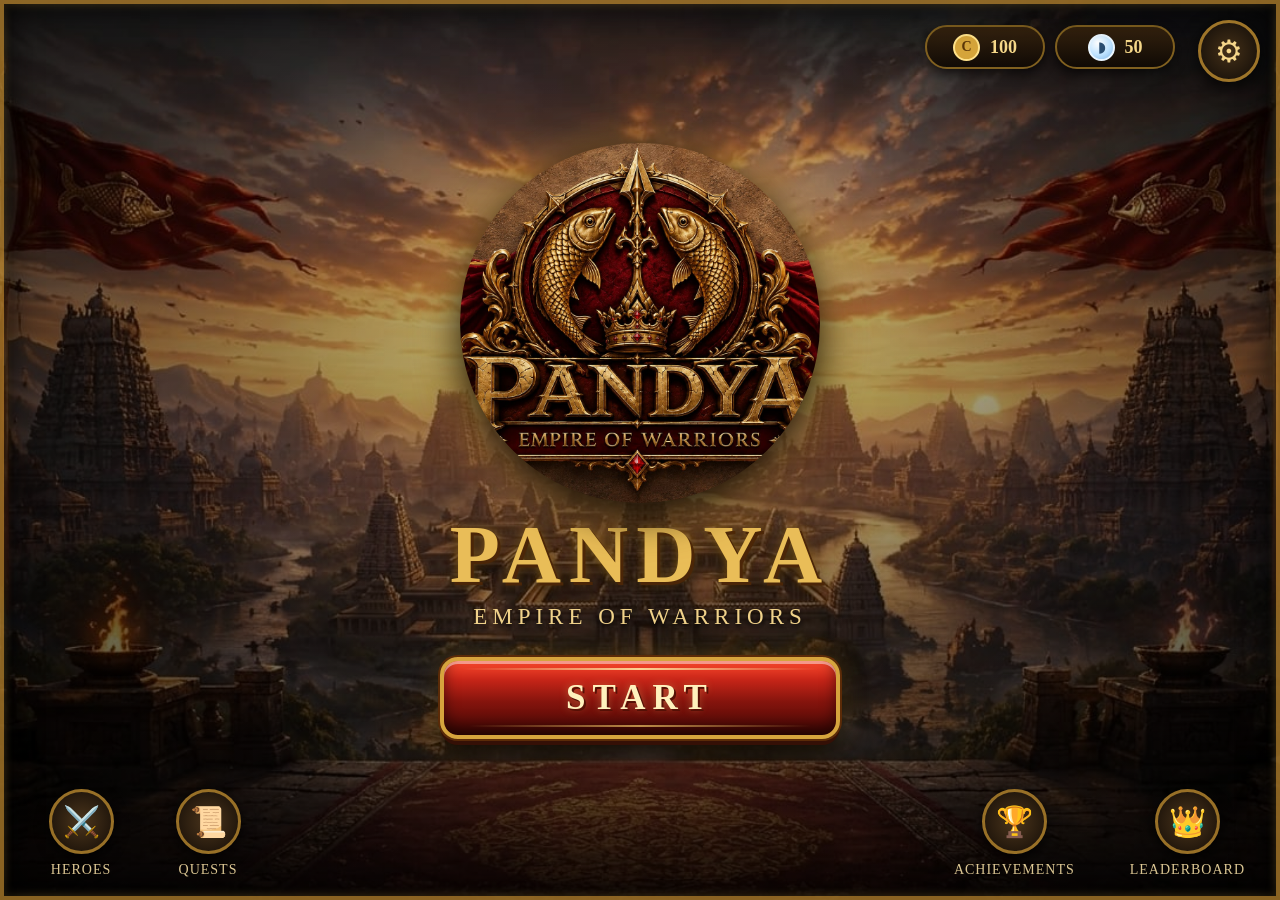
<file: index.html>
<!DOCTYPE html>
<html lang="en">

<head>

<meta charset="UTF-8">

<meta name="viewport"
    content="width=device-width,initial-scale=1.0">

<title> PANDYA - Empire of Warriors</title>


<style>


*{
margin:0;
padding:0;
box-sizing:border-box;
}


html,
body{
width:100%;
height:100%;
overflow:hidden;
}


body{
font-family:Georgia,"Times New Roman",serif;
background:#080503;
color:white;
}


/* =========================
GAME SCREEN
========================= */

.game-screen{

position:relative;

width:100%;
height:100vh;

background:
linear-gradient(
rgba(0,0,0,.15),
rgba(0,0,0,.55)
),
url("bg.jpeg") center/cover no-repeat;

overflow:hidden;
}


.game-screen:before{

content:"";

position:absolute;

inset:0;

border:4px solid rgba(180,130,45,.75);

box-shadow:
inset 0 0 35px rgba(0,0,0,.9),
inset 0 0 8px rgba(255,200,80,.4);

pointer-events:none;

z-index:50;
}


.game-screen:after{

content:"";

position:absolute;

inset:0;

background:
radial-gradient(
circle at center,
transparent 30%,
rgba(0,0,0,.45) 100%
);

pointer-events:none;

z-index:1;
}


/* =========================
COINS
========================= */

.currency-area{

position:absolute;

top:25px;
right:105px;

display:flex;
align-items:center;
gap:10px;

z-index:20;
}

.pearl-icon{
background:radial-gradient(circle at 35% 30%,#ffffff,#bfe3ff 55%,#7fb4e6) !important;
color:#2a4d70 !important;
border:2px solid #eaf6ff !important;
}


.currency{

min-width:120px;

height:44px;

padding:0 18px;

border-radius:24px;

border:2px solid #80601f;

background:
linear-gradient(
180deg,
rgba(53,34,13,.95),
rgba(15,9,4,.95)
);

display:flex;

align-items:center;

justify-content:center;

gap:10px;

color:#f6d889;

font-size:18px;

font-weight:bold;

box-shadow:
0 4px 12px rgba(0,0,0,.7);
}


.coin-icon{

width:27px;
height:27px;

border-radius:50%;

background:#d5a43a;

color:#5a3507;

display:flex;

align-items:center;

justify-content:center;

font-size:14px;

font-weight:bold;

border:2px solid #ffe28a;
}


/* =========================
SETTINGS
========================= */

.settings-button{

position:absolute;

top:20px;
right:20px;

width:62px;
height:62px;

border-radius:50%;

border:3px solid #9e7529;

background:
radial-gradient(
circle,
#443018,
#100b07
);

color:#f5d68a;

font-size:31px;

cursor:pointer;

z-index:60;

box-shadow:
0 5px 18px rgba(0,0,0,.8);

transition:.25s;
}


.settings-button:hover{

transform:rotate(30deg) scale(1.06);

}


/* =========================
CENTER
========================= */

.center-content{

position:absolute;

left:50%;
top:49%;

transform:translate(-50%,-50%);

width:min(750px,90vw);

text-align:center;

z-index:30;

display:flex;

flex-direction:column;

align-items:center;
}


.game-logo{

width:360px;
height:360px;

max-width:40vw;
max-height:40vw;

object-fit:cover;

border-radius:50%;

filter:
drop-shadow(0 12px 20px rgba(0,0,0,.9))
drop-shadow(0 0 20px rgba(255,190,60,.35));

margin-bottom:5px;
}


.game-title{

font-size:clamp(45px,7vw,82px);

font-weight:900;

letter-spacing:8px;

color:#e9bd58;

text-shadow:
3px 3px 0 #4b2608,
0 0 12px rgba(255,180,50,.5),
0 6px 15px black;
}


.subtitle{

margin-top:2px;

font-size:clamp(15px,2vw,23px);

letter-spacing:5px;

color:#f0d28a;

text-shadow:
0 3px 5px black;
}
.start-button{

position:relative;

margin-top:27px;

width:400px;

max-width:80vw;

height:82px;

border-radius:18px;

border:4px solid #d6a43d;

background:

linear-gradient(
180deg,
#ff4a2d 0%,
#c72518 25%,
#85140d 55%,
#450704 100%
);

color:#fff1bd;

font-family:
Georgia,
"Times New Roman",
serif;

font-size:35px;

font-weight:bold;

letter-spacing:7px;

cursor:pointer;

box-shadow:

inset 0 3px 0 rgba(255,255,255,.45),

inset 0 -8px 15px rgba(0,0,0,.55),

0 0 0 2px #5b2b08,

0 6px 0 #351006,

0 10px 25px rgba(0,0,0,.9),

0 0 25px rgba(231,174,55,.35);

text-shadow:

2px 2px 0 #561006,

0 0 8px rgba(255,220,130,.35);

transition:
transform .18s,
box-shadow .18s,
background .18s;

}

.start-button:before{

content:"";

position:absolute;

left:18px;
right:18px;

top:7px;

height:2px;

background:
linear-gradient(
90deg,
transparent,
#ffe5a0,
transparent
);

opacity:.9;

}
.start-button:after{

content:"";

position:absolute;

left:25px;
right:25px;

bottom:8px;

height:2px;

background:
linear-gradient(
90deg,
transparent,
rgba(255,211,108,.65),
transparent
);

}


/* Hover */

.start-button:hover{

transform:
translateY(-4px)
scale(1.025);

background:

linear-gradient(
180deg,
#ff6544 0%,
#df3020 30%,
#9b1710 60%,
#5b0906 100%
);

box-shadow:

inset 0 3px 0 rgba(255,255,255,.5),

inset 0 -8px 18px rgba(0,0,0,.5),

0 0 0 2px #6b3508,

0 7px 0 #351006,

0 12px 28px rgba(0,0,0,.9),

0 0 35px rgba(255,190,55,.55);

}


/* Click */

.start-button:active{

transform:
translateY(4px)
scale(.99);

box-shadow:

inset 0 3px 0 rgba(255,255,255,.2),

0 2px 0 #351006,

0 5px 10px rgba(0,0,0,.8);

}


/* =========================
BOTTOM MENU
========================= */

.bottom-menu{

position:absolute;

left:35px;
right:35px;
bottom:22px;

display:flex;

justify-content:space-between;

align-items:flex-end;

z-index:20;

/* The empty center of this bar must not steal clicks from the START button. */
pointer-events:none;
}

.menu-item{
pointer-events:auto;
}


.left-menu,
.right-menu{

display:flex;

align-items:center;

gap:35px;
}


.right-menu{
gap:55px;
}


.menu-item{

min-width:92px;

text-align:center;

cursor:pointer;

color:#e7d19b;

transition:.2s;
}


.menu-icon{

width:65px;
height:65px;

margin:auto;

border-radius:50%;

border:3px solid #987027;

background:
radial-gradient(
circle,
#4b351c,
#130c06
);

display:flex;

align-items:center;

justify-content:center;

font-size:30px;

box-shadow:
0 5px 14px rgba(0,0,0,.8);

transition:.2s;
}


.menu-item span{

display:block;

margin-top:8px;

font-size:14px;

letter-spacing:1px;

white-space:nowrap;
}


.menu-item:hover{

color:#ffe69b;

transform:translateY(-5px);
}


.menu-item:hover .menu-icon{

border-color:#e2b34f;

box-shadow:
0 0 18px rgba(230,170,60,.5);
}


/* =========================
POPUP
========================= */

.popup-overlay{

position:fixed;

inset:0;

background:rgba(0,0,0,.78);

background:rgba(0,0,0,.78);

display:none;

align-items:center;

justify-content:center;

z-index:100;
}


.popup-overlay.show{

display:flex;
}


.popup{

width:560px;

max-width:92vw;

max-height:88vh;

overflow-y:auto;

border-radius:20px;

border:3px solid #b7862d;

background:
linear-gradient(
145deg,
#2c180b,
#100906
);

box-shadow:
0 20px 70px rgba(0,0,0,.95),
0 0 25px rgba(211,157,48,.3);

padding:30px;

position:relative;
}


.popup h2{

text-align:center;

color:#f1cc72;

font-size:30px;

letter-spacing:3px;

margin-bottom:20px;
}
.close-button{
position:absolute;
top:12px;
right:15px;
width:38px;
height:38px;
border-radius:50%;
border:2px solid #9c7229;
background:#35160e;
color:#f5d68a;
font-size:23px;
cursor:pointer;
}
.setting-row{
display:flex;
align-items:center;
justify-content:space-between;
padding:15px 5px;
border-bottom:1px solid rgba(204,158,73,.25);
color:#e7d19b;
font-size:17px;
gap:15px;
}
.toggle{
width:54px;
height:28px;
border-radius:20px;
background:#42231a;
border:2px solid #8e6829;
position:relative;
cursor:pointer;
}
.toggle:after{
content:"";
position:absolute;
width:20px;
height:20px;
border-radius:50%;
background:#a99a7a;
top:2px;
left:3px;
transition:.2s;
}
.toggle.active{
background:#8d6118;
}
.toggle.active:after{
left:27px;
background:#ffe18a;
}
.setting-select{

background:#32180b;

color:#f5d68a;

border:2px solid #8e6829;

padding:7px;

border-radius:7px;
outline:none;
}
.popup-button{
width:100%;
margin-top:14px;
padding:13px;
border-radius:10px;
border:2px solid #9d7025;
background:
linear-gradient(
180deg,
#6b3517,
#321307
);
color:#f5d68a;
font-size:17px;
cursor:pointer;
}
.popup-button:hover{
background:
linear-gradient(
180deg,
#8c4b1c,
#4b1b0b
);
}
.info-title{

text-align:center;

color:#f1cc72;

font-size:30px;

letter-spacing:3px;

margin-bottom:20px;
}


.info-card{

padding:18px;

margin-bottom:12px;

border:1px solid #8e6829;

border-radius:10px;

background:rgba(50,25,10,.7);
}


.info-card h3{

color:#f2cd72;

margin-bottom:7px;
}
.info-card p{
color:#d5c39d;
line-height:1.5;
}
@media(max-width:800px){

.currency-area{

top:15px;
right:75px;
}
.currency{
min-width:95px;
height:38px;
font-size:15px;
}
.settings-button{

width:52px;
height:52px;
font-size:25px;
top:12px;
right:12px;
}
.center-content{
top:47%;
}
.game-logo{

width:240px;
height:240px;

max-width:55vw;
max-height:55vw;
}
.game-title{
font-size:43px;
letter-spacing:4px;
}
.subtitle{

font-size:12px;
letter-spacing:3px;
}
.start-button{

width:280px;

height:68px;

font-size:27px;

letter-spacing:5px;
}
.bottom-menu{

left:10px;
right:10px;
bottom:10px;
}
.left-menu{

gap:8px;
}


.right-menu{

gap:12px;
}


.menu-icon{

width:52px;
height:52px;

font-size:23px;
}


.menu-item{

min-width:60px;
}


.menu-item span{

font-size:9px;
}

}

</style>

</head>


<body data-wallet-hidden>


<div class="game-screen">


<!-- =========================
SETTINGS
========================= -->

<button
class="settings-button"
onclick="openSettings()">

⚙

</button>


<div class="currency-area">

<div class="currency">
<div class="coin-icon">C</div>
<span data-wallet-coins>100</span>
</div>

<div class="currency">
<div class="coin-icon pearl-icon">◗</div>
<span data-wallet-pearls>50</span>
</div>

</div>


<!-- =========================
CENTER
========================= -->

<div class="center-content">


<img
src="logo.jpeg"
alt="Pandya Logo"
class="game-logo">


<div class="game-title">
PANDYA
</div>


<div class="subtitle">
EMPIRE OF WARRIORS
</div>


<button
class="start-button"
onclick="startGame()">

START

</button>


</div>


<!-- =========================
BOTTOM MENU
========================= -->

<div class="bottom-menu">


<div class="left-menu">


<div
class="menu-item"
onclick="openHeroes()">

<div class="menu-icon">
⚔️
</div>

<span>
HEROES
</span>

</div>


<div
class="menu-item"
onclick="openQuests()">

<div class="menu-icon">
📜
</div>

<span>
QUESTS
</span>

</div>


</div>


<div class="right-menu">


<div
class="menu-item"
onclick="openAchievements()">

<div class="menu-icon">
🏆
</div>

<span>
ACHIEVEMENTS
</span>

</div>


<div
class="menu-item"
onclick="openLeaderboard()">

<div class="menu-icon">
👑
</div>

<span>
LEADERBOARD
</span>

</div>


</div>


</div>


</div>


<!-- =========================
SETTINGS POPUP
========================= -->

<div
class="popup-overlay"
id="settingsPopup"
onclick="outsideClose(event)">


<div class="popup">


<button
class="close-button"
onclick="closeSettings()">

×

</button>


<h2>
⚙ GAME SETTINGS
</h2>


<div class="setting-row">

<span>
🔊 Sound
</span>

<div
class="toggle active"
data-setting="sound"
onclick="toggleSetting(this)">
</div>

</div>


<div class="setting-row">

<span>
🎵 Music
</span>

<div
class="toggle active"
data-setting="music"
onclick="toggleSetting(this)">
</div>

</div>


<div class="setting-row">

<span>
🎨 Graphics Quality
</span>

<select class="setting-select" data-setting="graphics">

<option>Ultra</option>
<option>High</option>
<option>Medium</option>
<option>Low</option>

</select>

</div>


<div class="setting-row">

<span>
⛶ Fullscreen
</span>

<div
class="toggle"
data-setting="fullscreen"
onclick="toggleFullscreen(this)">
</div>

</div>


<div class="setting-row">

<span>
🌐 Language
</span>

<select class="setting-select" data-setting="language">

<option>English</option>
<option>தமிழ்</option>

</select>

</div>


<div class="setting-row">

<span>
🔔 Notifications
</span>

<div
class="toggle active"
data-setting="notifications"
onclick="toggleSetting(this)">
</div>

</div>


<div class="setting-row">

<span>
📳 Vibration
</span>

<div
class="toggle active"
data-setting="vibration"
onclick="toggleSetting(this)">
</div>

</div>


<div class="setting-row">

<span>
💾 Auto Save
</span>

<div
class="toggle active"
data-setting="autosave"
onclick="toggleSetting(this)">
</div>

</div>


<div class="setting-row">

<span>
💡 Hints
</span>

<div
class="toggle active"
data-setting="hints"
onclick="toggleSetting(this)">
</div>

</div>


<div class="setting-row">

<span>
⚔️ Battle Effects
</span>

<div
class="toggle active"
data-setting="battleEffects"
onclick="toggleSetting(this)">
</div>

</div>


<div class="setting-row">

<span>
📝 Subtitles
</span>

<div
class="toggle active"
data-setting="subtitles"
onclick="toggleSetting(this)">
</div>

</div>


<button
class="popup-button"
onclick="resetGame()">
🔄 RESET GAME
</button>


<button
class="popup-button"
onclick="closeSettings()">

CLOSE

</button>


</div>

</div>


<!-- =========================
INFORMATION POPUP
========================= -->

<div
class="popup-overlay"
id="infoPopup">


<div class="popup">


<button
class="close-button"
onclick="closeInfo()">

×

</button>


<h2
class="info-title"
id="infoTitle">
</h2>


<div id="infoContent">
</div>


</div>

</div>


<script>


function openSettings(){

document
.getElementById("settingsPopup")
.classList
.add("show");

}


function closeSettings(){

document
.getElementById("settingsPopup")
.classList
.remove("show");

}


function outsideClose(event){

if(
event.target.id === "settingsPopup"
){

closeSettings();

}

}


function toggleSetting(element){

element
.classList
.toggle("active");

}


function toggleFullscreen(element){

element
.classList
.toggle("active");


if(!document.fullscreenElement){

document
.documentElement
.requestFullscreen()
.catch(function(){

element
.classList
.remove("active");

});

}

else{

document.exitFullscreen();

}

}


/* =========================
START BUTTON
========================= */

function startGame(){

window.location.href="start.html";

}


function resetGame(){

if(window.PandyaWallet){
PandyaWallet.reset();
}

if(window.PandyaLives){
PandyaLives.reset();
}

if(window.PandyaProgress){
PandyaProgress.reset();
}

alert("Game has been reset!");

}


function showInfo(title,content){

document
.getElementById("infoTitle")
.innerText=title;


document
.getElementById("infoContent")
.innerHTML=content;


document
.getElementById("infoPopup")
.classList
.add("show");

}


function closeInfo(){

document
.getElementById("infoPopup")
.classList
.remove("show");

}


/* =========================
HEROES
========================= */

function openHeroes(){

showInfo(

"⚔️ PANDYA HEROES",

`

<div class="info-card">

<h3>⚔️ Warrior</h3>

<p>
Brave warriors who protect the Pandya kingdom.
</p>

</div>


<div class="info-card">

<h3>🛡️ Royal Guard</h3>

<p>
Elite soldiers who protect the king and the royal palace.
</p>

</div>


<div class="info-card">

<h3>🏹 Archer</h3>

<p>
Skilled warriors who defend the kingdom.
</p>

</div>


<div class="info-card">

<h3>👑 King</h3>

<p>
The ruler of the mighty Pandya kingdom.
</p>

</div>

`

);

}


/* =========================
QUESTS
========================= */

function openQuests(){

showInfo(

"📜 QUESTS",

`

<div class="info-card">

<h3>Quest 1</h3>

<p>
Enter the ancient Pandya kingdom.
</p>

</div>


<div class="info-card">

<h3>Quest 2</h3>

<p>
Defend the kingdom from enemy warriors.
</p>

</div>


<div class="info-card">

<h3>Quest 3</h3>

<p>
Protect the people of Madurai.
</p>

</div>


<div class="info-card">

<h3>Quest 4</h3>

<p>
Reach the royal palace and meet the Pandya king.
</p>

</div>

`

);

}


/* =========================
ACHIEVEMENTS
========================= */

function openAchievements(){

showInfo(

"🏆 ACHIEVEMENTS",

`

<div class="info-card">

<h3>🥇 First Victory</h3>

<p>
Complete your first mission.
</p>

</div>


<div class="info-card">

<h3>⚔️ Brave Warrior</h3>

<p>
Complete 10 battles.
</p>

</div>


<div class="info-card">

<h3>🛡️ Kingdom Defender</h3>

<p>
Protect the Pandya kingdom.
</p>

</div>


<div class="info-card">

<h3>👑 Royal Champion</h3>

<p>
Reach the royal rank.
</p>

</div>


<div class="info-card">

<h3>🏆 Legendary Hero</h3>

<p>
Complete 50 missions.
</p>

</div>


<div class="info-card">

<h3>🐟 Pandya Legend</h3>

<p>
Complete the main story.
</p>

</div>

`

);

}


/* =========================
LEADERBOARD
========================= */

function openLeaderboard(){

showInfo(

"👑 LEADERBOARD",

`

<div class="info-card">

<h3>🥇 Warrior King</h3>

<p>
Level 50 • 98,500 XP
</p>

</div>


<div class="info-card">

<h3>🥈 Pandya Hero</h3>

<p>
Level 45 • 85,200 XP
</p>

</div>


<div class="info-card">

<h3>🥉 Tamil Warrior</h3>

<p>
Level 40 • 72,800 XP
</p>

</div>


<div class="info-card">

<h3>🏅 Royal Guard</h3>

<p>
Level 35 • 65,400 XP
</p>

</div>


<div class="info-card">

<h3>🏅 Madurai Hero</h3>

<p>
Level 30 • 54,700 XP
</p>

</div>

`

);

}

</script>

<script src="settings.js"></script>
<script src="wallet.js"></script>
<script src="lives.js"></script>
<script src="progression.js"></script>


</body>

</html>
</file>
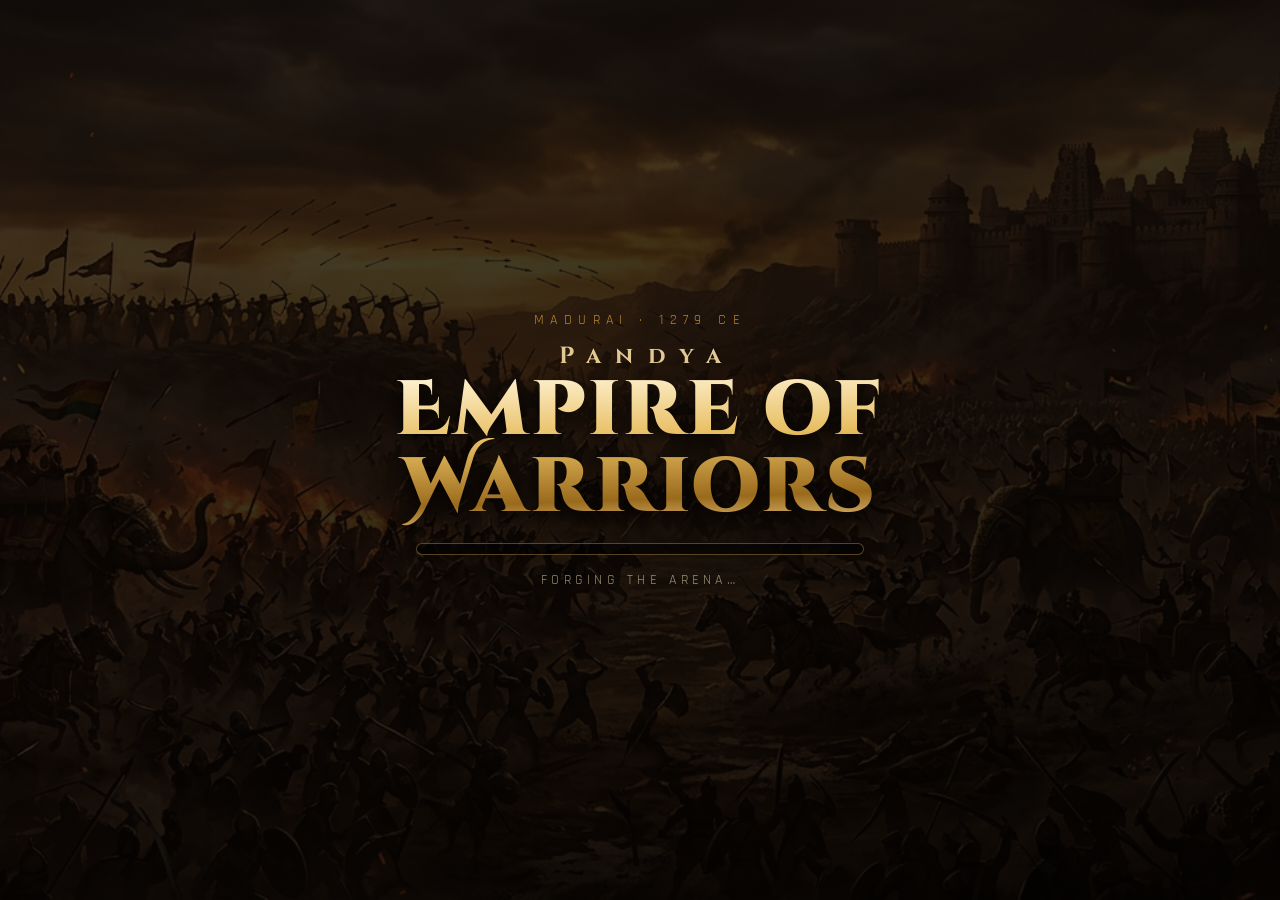
<file: pandyar3/new_war2-main/new_war2-main/pack-main (1)/pack-main/index.html>
<!doctype html>
<html lang="en">
  <head>
    <meta charset="utf-8" />
    <meta name="viewport" content="width=device-width, initial-scale=1, maximum-scale=1, user-scalable=no, viewport-fit=cover" />
    <meta name="theme-color" content="#120a06" />
    <meta name="description" content="Pandya: Empire of Warriors — a browser-based 3D duel between the Pandya king and the invading warlord. Play on phone or desktop." />
    <title>Pandya · Empire of Warriors</title>
    <link rel="icon" href="data:image/svg+xml,%3Csvg xmlns='http://www.w3.org/2000/svg' viewBox='0 0 32 32'%3E%3Ctext y='26' font-size='26'%3E%E2%9A%94%EF%B8%8F%3C/text%3E%3C/svg%3E" />
    <link rel="preconnect" href="https://fonts.googleapis.com" />
    <link rel="preconnect" href="https://fonts.gstatic.com" crossorigin />
    <link
      href="https://fonts.googleapis.com/css2?family=Cinzel+Decorative:wght@700;900&family=Cinzel:wght@500;600;700&family=Rajdhani:wght@500;600;700&display=swap"
      rel="stylesheet"
    />
    <link rel="stylesheet" href="/src/styles/main.css" />
  </head>
  <body>
    <div id="app">
      <canvas id="scene" aria-label="Battle arena"></canvas>

      <!-- ───────────────────────────── Heads-up display ───────────────────────────── -->
      <div id="hud" class="hud" hidden>
        <header class="hud__top">
          <!-- Player -->
          <section class="fighter-card fighter-card--player" aria-label="Player status">
            <div class="portrait portrait--player">
              <img src="/assets/ui/hero-portrait.webp" alt="Pandya king portrait" width="96" height="96" />
            </div>
            <div class="fighter-card__body">
              <div class="fighter-card__row">
                <h2 class="fighter-card__name">Pandiyan</h2>
                <span class="fighter-card__hp" data-hp-text="player">100</span>
              </div>
              <div class="bar bar--player">
                <div class="bar__lag" data-hp-lag="player"></div>
                <div class="bar__fill" data-hp-fill="player"></div>
                <div class="bar__gloss"></div>
              </div>
              <ul class="lives" data-lives aria-label="Lives remaining">
                <li class="life is-active"></li>
                <li class="life is-active"></li>
                <li class="life is-active"></li>
              </ul>
            </div>
          </section>

          <!-- Center -->
          <div class="hud__center">
            <div class="vs-badge" aria-hidden="true">
              <span class="vs-badge__round" data-round-label>Round 1</span>
              <span class="vs-badge__vs">VS</span>
            </div>
            <div class="loot" aria-label="Treasure collected">
              <span class="loot__item loot__item--coin">
                <svg viewBox="0 0 24 24" aria-hidden="true"><circle cx="12" cy="12" r="9" /><path d="M12 6.6v10.8M9.4 9.2h4.1a1.9 1.9 0 0 1 0 3.8h-3.4a1.9 1.9 0 0 0 0 3.8h4.5" /></svg>
                <b data-coins>0</b>
              </span>
              <span class="loot__item loot__item--gem">
                <svg viewBox="0 0 24 24" aria-hidden="true"><path d="M6 3h12l4 6-10 12L2 9z" /><path d="M2 9h20M8 3l-2 6 6 12 6-12-2-6" /></svg>
                <b data-gems>0</b>
              </span>
            </div>
          </div>

          <!-- Enemy -->
          <section class="fighter-card fighter-card--enemy" aria-label="Enemy status">
            <div class="fighter-card__body">
              <div class="fighter-card__row">
                <span class="fighter-card__hp" data-hp-text="enemy">100</span>
                <h2 class="fighter-card__name">Enemy King</h2>
              </div>
              <div class="bar bar--enemy">
                <div class="bar__lag" data-hp-lag="enemy"></div>
                <div class="bar__fill" data-hp-fill="enemy"></div>
                <div class="bar__gloss"></div>
              </div>
              <p class="fighter-card__tag">Warlord of the North · AI</p>
            </div>
            <div class="portrait portrait--enemy">
              <img src="/assets/ui/villain-portrait.webp" alt="Enemy king portrait" width="96" height="96" />
            </div>
          </section>
        </header>

        <!-- Floating combat text is injected here -->
        <div class="floaters" data-floaters aria-hidden="true"></div>

        <p class="announce" data-announce aria-live="polite"></p>

        <!-- ───────────────────────────── Controls ───────────────────────────── -->
        <div class="hud__bottom">
          <div class="pad" data-joystick aria-label="Movement joystick" role="group">
            <div class="pad__ring">
              <span class="pad__hint pad__hint--up">▲</span>
              <span class="pad__hint pad__hint--down">▼</span>
              <span class="pad__label">Move</span>
            </div>
            <div class="pad__stick" data-stick></div>
            <button class="pad__key pad__key--fwd" type="button" data-hold="forward" aria-label="Move forward">▲</button>
            <button class="pad__key pad__key--back" type="button" data-hold="back" aria-label="Move back">▼</button>
          </div>

          <div class="actions">
            <div class="actions__grid">
              <button class="btn btn--green btn--lg" type="button" data-action="attack">
                <svg viewBox="0 0 24 24" aria-hidden="true"><path d="M14.5 3.5 20.5 3l-.5 6-9 9-5.5-5.5z" /><path d="M5.5 12.5 3 21l8.5-2.5M8 16l-2 2" /></svg>
                <span>Attack</span>
                <i class="btn__cd" data-cooldown="attack"></i>
              </button>
              <button class="btn btn--green" type="button" data-hold="defend">
                <svg viewBox="0 0 24 24" aria-hidden="true"><path d="M12 2.5 20 5.5v6c0 5-3.4 8.4-8 10-4.6-1.6-8-5-8-10v-6z" /><path d="M9 12.2l2.2 2.3L15.5 10" /></svg>
                <span>Defend</span>
              </button>
              <button class="btn btn--red" type="button" data-action="weapon">
                <svg viewBox="0 0 24 24" aria-hidden="true"><path d="M4 20 20 4M15 4h5v5" /><path d="M4 8V4h4M9 15l-5 5" /></svg>
                <span data-weapon-label>Weapon</span>
              </button>
              <button class="btn btn--red" type="button" data-action="heal">
                <svg viewBox="0 0 24 24" aria-hidden="true"><path d="M12 20.5S3.5 15.4 3.5 9.6A4.6 4.6 0 0 1 12 7a4.6 4.6 0 0 1 8.5 2.6c0 5.8-8.5 10.9-8.5 10.9z" /></svg>
                <span>Heal</span>
                <i class="btn__cd" data-cooldown="heal"></i>
              </button>
              <button class="btn btn--red" type="button" data-action="bow">
                <svg viewBox="0 0 24 24" aria-hidden="true"><path d="M4 20 20 4M20 4h-5m5 0v5" /><path d="M17.5 3.2A13 13 0 0 1 20.8 6.5 13.4 13.4 0 0 1 6.5 20.8 13 13 0 0 1 3.2 17.5" /></svg>
                <span>Bow</span>
                <i class="btn__cd" data-cooldown="bow"></i>
              </button>
              <div class="btn btn--red btn--indicator" data-enemy-indicator aria-hidden="true">
                <svg viewBox="0 0 24 24" aria-hidden="true"><path d="M12 3.5 21 19.5H3z" /><path d="M12 9.5v4.2M12 16.4v.2" /></svg>
                <span>Enemy<br />Attack</span>
              </div>
            </div>
            <div class="weapon-strip" data-weapon-strip aria-label="Equipped weapon"></div>
          </div>

          <!-- Live, top-down view of the duel lane; never captures control input. -->
          <section class="minimap" data-minimap aria-labelledby="minimap-title" aria-describedby="minimap-legend">
            <h2 class="minimap__title" id="minimap-title">Madurai · Arena</h2>
            <div class="minimap__field">
              <svg class="minimap__terrain" viewBox="0 0 200 72" preserveAspectRatio="none" aria-hidden="true" focusable="false">
                <path d="M12 22V8h54l8 7h52l8-7h54v14M12 50v14h54l8-7h52l8 7h54V50" />
                <path d="M36 8v10M164 8v10M36 54v10M164 54v10M94 8h12M100 4v8" />
                <circle cx="100" cy="36" r="21" />
              </svg>
              <div class="minimap__lane">
                <span class="minimap__dot minimap__dot--hero" data-minimap-player role="img" aria-label="Hero position">H</span>
                <span class="minimap__dot minimap__dot--enemy" data-minimap-enemy role="img" aria-label="Enemy position">E</span>
              </div>
            </div>
            <p class="minimap__legend" id="minimap-legend">
              <span><i class="minimap__key minimap__key--hero" aria-hidden="true">H</i> Hero</span>
              <span><i class="minimap__key minimap__key--enemy" aria-hidden="true">E</i> Enemy</span>
            </p>
          </section>
        </div>
      </div>

      <!-- ───────────────────────────── Loading ───────────────────────────── -->
      <div class="screen screen--loading" data-loading>
        <div class="screen__inner">
          <p class="screen__kicker">Madurai · 1279 CE</p>
          <h1 class="title">
            <span class="title__small">Pandya</span>
            <span class="title__big">Empire of Warriors</span>
          </h1>
          <div class="loadbar"><div class="loadbar__fill" data-load-fill></div></div>
          <p class="loadbar__text" data-load-text>Forging the arena…</p>
        </div>
      </div>

      <!-- ───────────────────────────── Start ───────────────────────────── -->
      <div class="screen screen--start" data-start hidden>
        <div class="screen__inner">
          <p class="screen__kicker reveal">The war drums have sounded</p>
          <h1 class="title reveal reveal--1">
            <span class="title__small">Pandya</span>
            <span class="title__big">Empire of Warriors</span>
          </h1>
          <p class="screen__lede reveal reveal--2">
            Defend the throne of Madurai. Three lives, one enemy king, four royal weapons —
            <em>vaal, valari, vel</em> and the great bow.
          </p>
          <button class="cta reveal reveal--3" type="button" data-play>Begin the duel</button>
          <ul class="keys reveal reveal--4">
            <li><kbd>W</kbd>/<kbd>S</kbd> move</li>
            <li><kbd>J</kbd> attack</li>
            <li><kbd>K</kbd> defend</li>
            <li><kbd>L</kbd> weapon</li>
            <li><kbd>H</kbd> heal</li>
            <li><kbd>B</kbd> bow</li>
          </ul>
        </div>
      </div>

      <!-- ───────────────────────────── Result ───────────────────────────── -->
      <div class="screen screen--result" data-result hidden>
        <div class="scroll-card">
          <div class="scroll-card__rod scroll-card__rod--top"></div>
          <div class="scroll-card__body">
            <div class="scroll-card__seal" data-result-icon>
              <svg viewBox="0 0 48 48" aria-hidden="true">
                <path d="M9 10h30v28H9z" /><path d="M9 10c0-2.2 1.8-4 4-4h30c-2.2 0-4 1.8-4 4M9 38c0 2.2 1.8 4 4 4h30c-2.2 0-4-1.8-4-4" />
                <path d="M16 18h16M16 24h16M16 30h9" />
              </svg>
            </div>
            <h2 class="scroll-card__title" data-result-title>You Win</h2>
            <p class="scroll-card__sub" data-result-sub>The northern warlord kneels before Madurai.</p>
            <dl class="tally">
              <div class="tally__row">
                <dt><span class="tally__ico tally__ico--coin"></span>Coins collected</dt>
                <dd data-result-coins>0</dd>
              </div>
              <div class="tally__row">
                <dt><span class="tally__ico tally__ico--gem"></span>Gems collected</dt>
                <dd data-result-gems>0</dd>
              </div>
              <div class="tally__row">
                <dt><span class="tally__ico tally__ico--life"></span>Lives left</dt>
                <dd data-result-lives>3</dd>
              </div>
            </dl>
            <button class="cta cta--sm" type="button" data-again>Play again</button>
          </div>
          <div class="scroll-card__rod scroll-card__rod--bottom"></div>
        </div>
      </div>

      <div class="rotate-hint" data-rotate>
        <svg viewBox="0 0 24 24" aria-hidden="true"><rect x="4" y="2" width="16" height="20" rx="2.5" /><path d="M2.5 15.5A9.5 9.5 0 0 0 12 22M21.5 8.5A9.5 9.5 0 0 0 12 2" /></svg>
        <p>Turn your phone sideways for the full battlefield</p>
      </div>
    </div>

    <script type="module" src="/src/main.js"></script>
  </body>
</html>
</file>
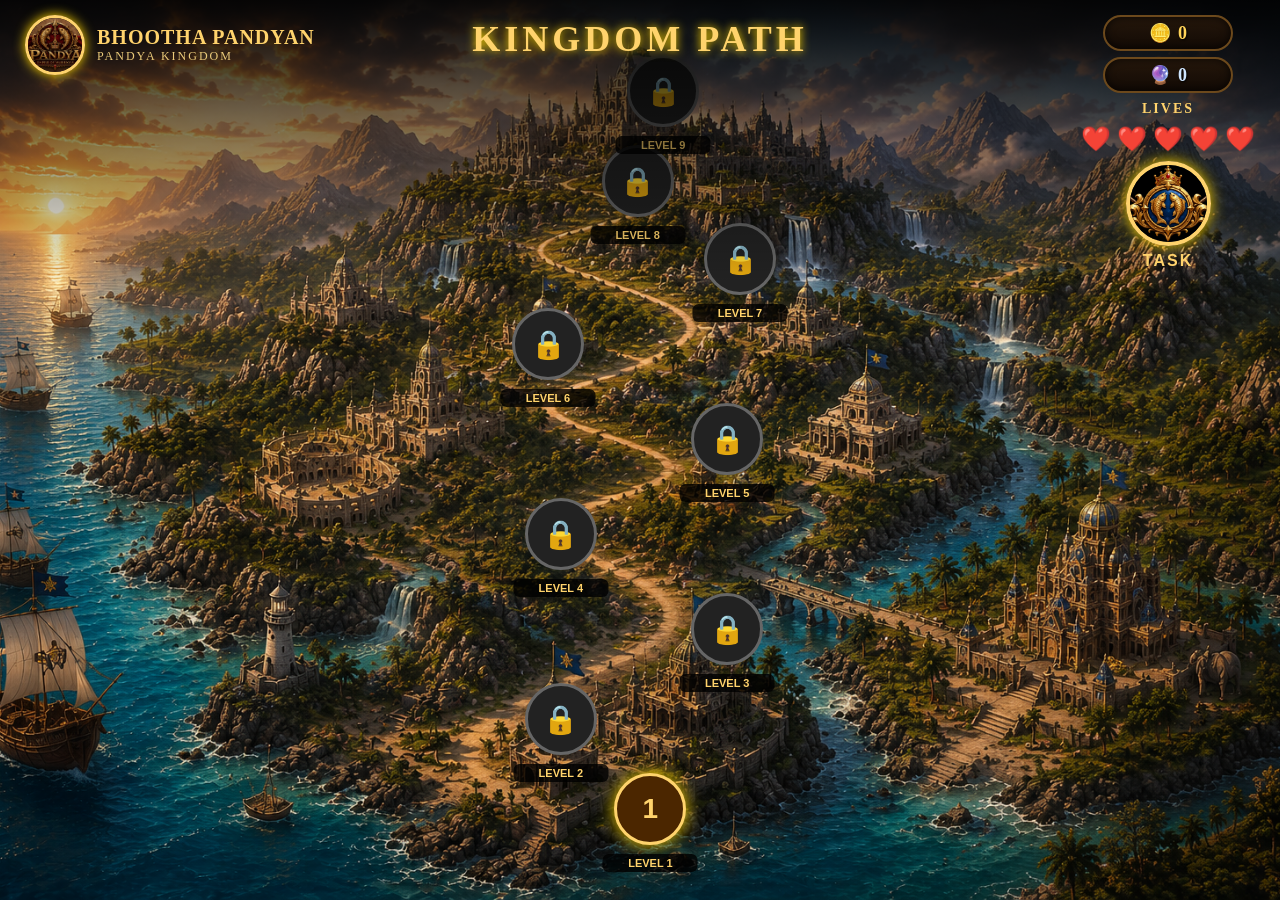
<file: pandyar3/new_war2-main/new_war2-main/pack-main (1)/pack-arena-01a070b6-pack/pack-arena-01a070b6-pack/index.html>
<!doctype html>
<html lang="en">
  <head>
    <meta charset="utf-8" />
    <meta name="viewport" content="width=device-width, initial-scale=1, maximum-scale=1, user-scalable=no, viewport-fit=cover" />
    <meta name="theme-color" content="#120a06" />
    <meta name="description" content="Pandya: Empire of Warriors — a browser-based 3D duel between the Pandya king and the invading warlord. Play on phone or desktop." />
    <title>Pandya · Empire of Warriors</title>
    <link rel="icon" href="data:image/svg+xml,%3Csvg xmlns='http://www.w3.org/2000/svg' viewBox='0 0 32 32'%3E%3Ctext y='26' font-size='26'%3E%E2%9A%94%EF%B8%8F%3C/text%3E%3C/svg%3E" />
    <link rel="preconnect" href="https://fonts.googleapis.com" />
    <link rel="preconnect" href="https://fonts.gstatic.com" crossorigin />
    <link
      href="https://fonts.googleapis.com/css2?family=Cinzel+Decorative:wght@700;900&family=Cinzel:wght@500;600;700&family=Rajdhani:wght@500;600;700&display=swap"
      rel="stylesheet"
    />
    <link rel="stylesheet" href="/src/styles/main.css" />
    <script>
      // Kingdom Path map is the home screen. Only open the duel directly when a
      // specific level is requested (map → index.html?level=N).
      if (!new URLSearchParams(location.search).has('level')) {
        location.replace('map.html');
      }
    </script>
  </head>
  <body>
    <div id="app">
      <canvas id="scene" aria-label="Battle arena"></canvas>

      <!-- ───────────────────────────── Heads-up display ───────────────────────────── -->
      <div id="hud" class="hud" hidden>
        <header class="hud__top">
          <!-- Player -->
          <section class="fighter-card fighter-card--player" aria-label="Player status">
            <div class="portrait portrait--player">
              <img src="/assets/ui/hero-portrait.webp" alt="Pandya king portrait" width="96" height="96" />
            </div>
            <div class="fighter-card__body">
              <div class="fighter-card__row">
                <h2 class="fighter-card__name">Pandiyan</h2>
                <span class="fighter-card__hp" data-hp-text="player">100</span>
              </div>
              <div class="bar bar--player">
                <div class="bar__lag" data-hp-lag="player"></div>
                <div class="bar__fill" data-hp-fill="player"></div>
                <div class="bar__gloss"></div>
              </div>
              <ul class="lives" data-lives aria-label="Lives remaining">
                <li class="life is-active"></li>
                <li class="life is-active"></li>
                <li class="life is-active"></li>
                <li class="life is-active"></li>
                <li class="life is-active"></li>
              </ul>
              <button class="pause" type="button" data-pause aria-label="Pause">||</button>
            </div>
          </section>

          <!-- Center -->
          <div class="hud__center">
            <div class="vs-badge" aria-hidden="true">
              <span class="vs-badge__round" data-round-label>Round 1</span>
              <span class="vs-badge__vs">VS</span>
            </div>
            <div class="points" aria-label="Points">Points: <b data-points>0</b></div>
            <div class="wallet" aria-label="Hero wallet">
              <span class="wallet__item wallet__item--coin"><i></i><b data-wallet-coins>0</b></span>
              <span class="wallet__item wallet__item--pearl"><i></i><b data-wallet-pearls>0</b></span>
            </div>
            <div class="loot" aria-label="Treasure collected">
              <span class="loot__item loot__item--coin">
                <svg viewBox="0 0 24 24" aria-hidden="true"><circle cx="12" cy="12" r="9" /><path d="M12 6.6v10.8M9.4 9.2h4.1a1.9 1.9 0 0 1 0 3.8h-3.4a1.9 1.9 0 0 0 0 3.8h4.5" /></svg>
                <b data-coins>0</b>
              </span>
              <span class="loot__item loot__item--gem">
                <svg viewBox="0 0 24 24" aria-hidden="true"><path d="M6 3h12l4 6-10 12L2 9z" /><path d="M2 9h20M8 3l-2 6 6 12 6-12-2-6" /></svg>
                <b data-gems>0</b>
              </span>
            </div>
          </div>

          <!-- Enemy -->
          <section class="fighter-card fighter-card--enemy" aria-label="Enemy status">
            <div class="fighter-card__body">
              <div class="fighter-card__row">
                <span class="fighter-card__hp" data-hp-text="enemy">100</span>
                <h2 class="fighter-card__name" data-enemy-name>Spectral Warrior</h2>
              </div>
              <div class="bar bar--enemy">
                <div class="bar__lag" data-hp-lag="enemy"></div>
                <div class="bar__fill" data-hp-fill="enemy"></div>
                <div class="bar__gloss"></div>
              </div>
              <p class="fighter-card__tag">Warlord of the North · AI</p>
            </div>
            <div class="portrait portrait--enemy">
              <img src="/assets/ui/villain-portrait.webp" alt="Enemy king portrait" width="96" height="96" />
            </div>
          </section>
        </header>

        <!-- Floating combat text is injected here -->
        <div class="floaters" data-floaters aria-hidden="true"></div>

        <p class="announce" data-announce aria-live="polite"></p>

        <!-- ───────────────────────────── Controls ───────────────────────────── -->
        <div class="hud__bottom">
          <div class="pad" data-joystick aria-label="Movement joystick" role="group">
            <div class="pad__ring">
              <span class="pad__hint pad__hint--up">▲</span>
              <span class="pad__hint pad__hint--down">▼</span>
              <span class="pad__label">Move</span>
            </div>
            <div class="pad__stick" data-stick></div>
            <button class="pad__key pad__key--fwd" type="button" data-hold="forward" aria-label="Move forward">▲</button>
            <button class="pad__key pad__key--back" type="button" data-hold="back" aria-label="Move back">▼</button>
          </div>

          <div class="actions">
            <div class="actions__grid">
              <button class="btn btn--green btn--lg" type="button" data-action="attack">
                <svg viewBox="0 0 24 24" aria-hidden="true"><path d="M14.5 3.5 20.5 3l-.5 6-9 9-5.5-5.5z" /><path d="M5.5 12.5 3 21l8.5-2.5M8 16l-2 2" /></svg>
                <span>Attack</span>
                <i class="btn__cd" data-cooldown="attack"></i>
              </button>
              <button class="btn btn--green" type="button" data-hold="defend">
                <svg viewBox="0 0 24 24" aria-hidden="true"><path d="M12 2.5 20 5.5v6c0 5-3.4 8.4-8 10-4.6-1.6-8-5-8-10v-6z" /><path d="M9 12.2l2.2 2.3L15.5 10" /></svg>
                <span>Defend</span>
              </button>
              <button class="btn btn--red" type="button" data-action="weapon">
                <svg viewBox="0 0 24 24" aria-hidden="true"><path d="M4 20 20 4M15 4h5v5" /><path d="M4 8V4h4M9 15l-5 5" /></svg>
                <span data-weapon-label>Weapon</span>
              </button>
              <button class="btn btn--red" type="button" data-action="heal">
                <svg viewBox="0 0 24 24" aria-hidden="true"><path d="M12 20.5S3.5 15.4 3.5 9.6A4.6 4.6 0 0 1 12 7a4.6 4.6 0 0 1 8.5 2.6c0 5.8-8.5 10.9-8.5 10.9z" /></svg>
                <span>Heal</span>
                <i class="btn__cd" data-cooldown="heal"></i>
              </button>
              <button class="btn btn--blue" type="button" data-action="dodge">
                <svg viewBox="0 0 24 24" aria-hidden="true"><circle cx="15" cy="4.5" r="1.8" /><path d="M4 20l5-6 3 2 3-5 3 2M9 14l-2-4 5-3 3 3" /></svg>
                <span>Dodge</span>
                <i class="btn__cd" data-cooldown="dodge"></i>
              </button>
              <button class="btn btn--gold btn--lg" type="button" data-action="special">
                <svg viewBox="0 0 24 24" aria-hidden="true"><path d="M7 21v-6l-2-5 2-1 2 3V4h2v7h1V3h2v8h1V4.5h2V11h1V7h2v9a5 5 0 0 1-5 5z" /></svg>
                <span>Special</span>
                <i class="btn__cd" data-cooldown="special"></i>
              </button>
              <button class="btn btn--red" type="button" data-action="bow">
                <svg viewBox="0 0 24 24" aria-hidden="true"><path d="M4 20 20 4M20 4h-5m5 0v5" /><path d="M17.5 3.2A13 13 0 0 1 20.8 6.5 13.4 13.4 0 0 1 6.5 20.8 13 13 0 0 1 3.2 17.5" /></svg>
                <span>Bow</span>
                <i class="btn__cd" data-cooldown="bow"></i>
              </button>
              <div class="btn btn--red btn--indicator" data-enemy-indicator aria-hidden="true">
                <svg viewBox="0 0 24 24" aria-hidden="true"><path d="M12 3.5 21 19.5H3z" /><path d="M12 9.5v4.2M12 16.4v.2" /></svg>
                <span>Enemy<br />Attack</span>
              </div>
            </div>
            <div class="weapon-strip" data-weapon-strip aria-label="Equipped weapon"></div>
          </div>
        </div>
      </div>

      <!-- ───────────────────────────── Loading ───────────────────────────── -->
      <div class="screen screen--loading" data-loading>
        <div class="screen__inner">
          <p class="screen__kicker">Madurai · 1279 CE</p>
          <h1 class="title">
            <span class="title__small">Pandya</span>
            <span class="title__big">Empire of Warriors</span>
          </h1>
          <div class="loadbar"><div class="loadbar__fill" data-load-fill></div></div>
          <p class="loadbar__text" data-load-text>Forging the arena…</p>
        </div>
      </div>

      <!-- ───────────────────────────── Start ───────────────────────────── -->
      <div class="screen screen--start" data-start hidden>
        <div class="screen__inner">
          <p class="screen__kicker reveal" data-start-kicker>The war drums have sounded</p>
          <div class="level-chip reveal reveal--1" data-start-level data-level>Level 1</div>
          <h1 class="title reveal reveal--2">
            <span class="title__small">Pandya</span>
            <span class="title__big">Empire of Warriors</span>
          </h1>
          <p class="screen__lede reveal reveal--3">
            Defend the throne of Madurai. Five lives, one enemy king, four royal weapons —
            <em>vaal, valari, vel</em> and the great bow.
          </p>
          <button class="cta reveal reveal--4" type="button" data-play>Begin the duel</button>
          <ul class="keys reveal reveal--5">
            <li><kbd>W</kbd>/<kbd>S</kbd> move</li>
            <li><kbd>J</kbd> attack</li>
            <li><kbd>K</kbd> defend</li>
            <li><kbd>L</kbd> weapon</li>
            <li><kbd>H</kbd> heal</li>
            <li><kbd>B</kbd> bow</li>
            <li><kbd>Q</kbd> dodge</li>
            <li><kbd>E</kbd> special</li>
            <li><kbd>P</kbd> pause</li>
          </ul>
        </div>
      </div>

      <!-- ───────────────────────────── Result ───────────────────────────── -->
      <div class="screen screen--result" data-result hidden>
        <div class="scroll-card">
          <div class="scroll-card__rod scroll-card__rod--top"></div>
          <div class="scroll-card__body">
            <div class="scroll-card__seal" data-result-icon>
              <svg viewBox="0 0 48 48" aria-hidden="true">
                <path d="M9 10h30v28H9z" /><path d="M9 10c0-2.2 1.8-4 4-4h30c-2.2 0-4 1.8-4 4M9 38c0 2.2 1.8 4 4 4h30c-2.2 0-4-1.8-4-4" />
                <path d="M16 18h16M16 24h16M16 30h9" />
              </svg>
            </div>
            <h2 class="scroll-card__title" data-result-title>You Win</h2>
            <p class="scroll-card__sub" data-result-sub>The northern warlord kneels before Madurai.</p>
            <dl class="tally">
              <div class="tally__row">
                <dt><span class="tally__ico tally__ico--coin"></span>Coins collected</dt>
                <dd data-result-coins>0</dd>
              </div>
              <div class="tally__row">
                <dt><span class="tally__ico tally__ico--gem"></span>Gems collected</dt>
                <dd data-result-gems>0</dd>
              </div>
              <div class="tally__row">
                <dt><span class="tally__ico tally__ico--life"></span>Lives left</dt>
                <dd data-result-lives>3</dd>
              </div>
            </dl>
            <div class="tally__row tally__row--points"><dt>Total Points</dt><dd data-result-points>0</dd></div>
            <div class="reward" data-reward hidden>
              <p class="reward__title">Hero Credits</p>
              <span class="wallet__item wallet__item--coin"><i></i><b data-reward-coins>+500</b> Coins</span>
              <span class="wallet__item wallet__item--pearl"><i></i><b data-reward-pearls>+100</b> Pearls</span>
              <p class="reward__total">Wallet: <b data-wallet-total-coins>0</b> coins · <b data-wallet-total-pearls>0</b> pearls</p>
            </div>
            <dl class="bonus" data-bonus hidden>
              <div><dt>Time Bonus</dt><dd data-bonus-time>+0 PTS</dd></div>
              <div><dt>Enemies Defeated</dt><dd data-bonus-kills>+0 PTS</dd></div>
              <div><dt>Secrets Found</dt><dd data-bonus-secrets>0/3</dd></div>
            </dl>
            <div class="result-actions">
              <button class="cta cta--sm cta--next" type="button" data-again>Continue</button>
              <button class="round-btn round-btn--retry" type="button" data-retry hidden aria-label="Replay">
                <svg viewBox="0 0 24 24" aria-hidden="true"><path d="M20 12a8 8 0 1 1-2.6-5.9" /><path d="M20 3v6h-6" /></svg>
                <span>Replay</span>
              </button>
              <button class="cta cta--sm" type="button" data-map>Back to Map</button>
            </div>
          </div>
          <div class="scroll-card__rod scroll-card__rod--bottom"></div>
        </div>
      </div>

      <!-- ───────────────────────────── Lockout ───────────────────────────── -->
      <div class="screen screen--locked" data-locked hidden>
        <div class="screen__inner">
          <p class="screen__kicker">Kingdom Path</p>
          <h2 class="title">
            <span class="title__big">The Kingdom Is Recovering</span>
          </h2>
          <p class="screen__lede">
            All five lives are spent. Return to battle when the time reaches zero.
          </p>
          <div class="lockout-timer" data-locked-count>05:00:00</div>
          <button class="cta" type="button" data-locked-map>Back to Map</button>
        </div>
      </div>

      <!-- ───────────────────────────── Pause ───────────────────────────── -->
      <div class="screen screen--pause" data-paused hidden>
        <div class="screen__inner">
          <h2 class="title"><span class="title__big">Paused</span></h2>
          <button class="cta cta--sm" type="button" data-resume>Resume</button>
        </div>
      </div>

      <div class="rotate-hint" data-rotate>
        <svg viewBox="0 0 24 24" aria-hidden="true"><rect x="4" y="2" width="16" height="20" rx="2.5" /><path d="M2.5 15.5A9.5 9.5 0 0 0 12 22M21.5 8.5A9.5 9.5 0 0 0 12 2" /></svg>
        <p>Turn your phone sideways for the full battlefield</p>
      </div>
    </div>

    <script type="module" src="/src/main.js"></script>
  </body>
</html>
</file>
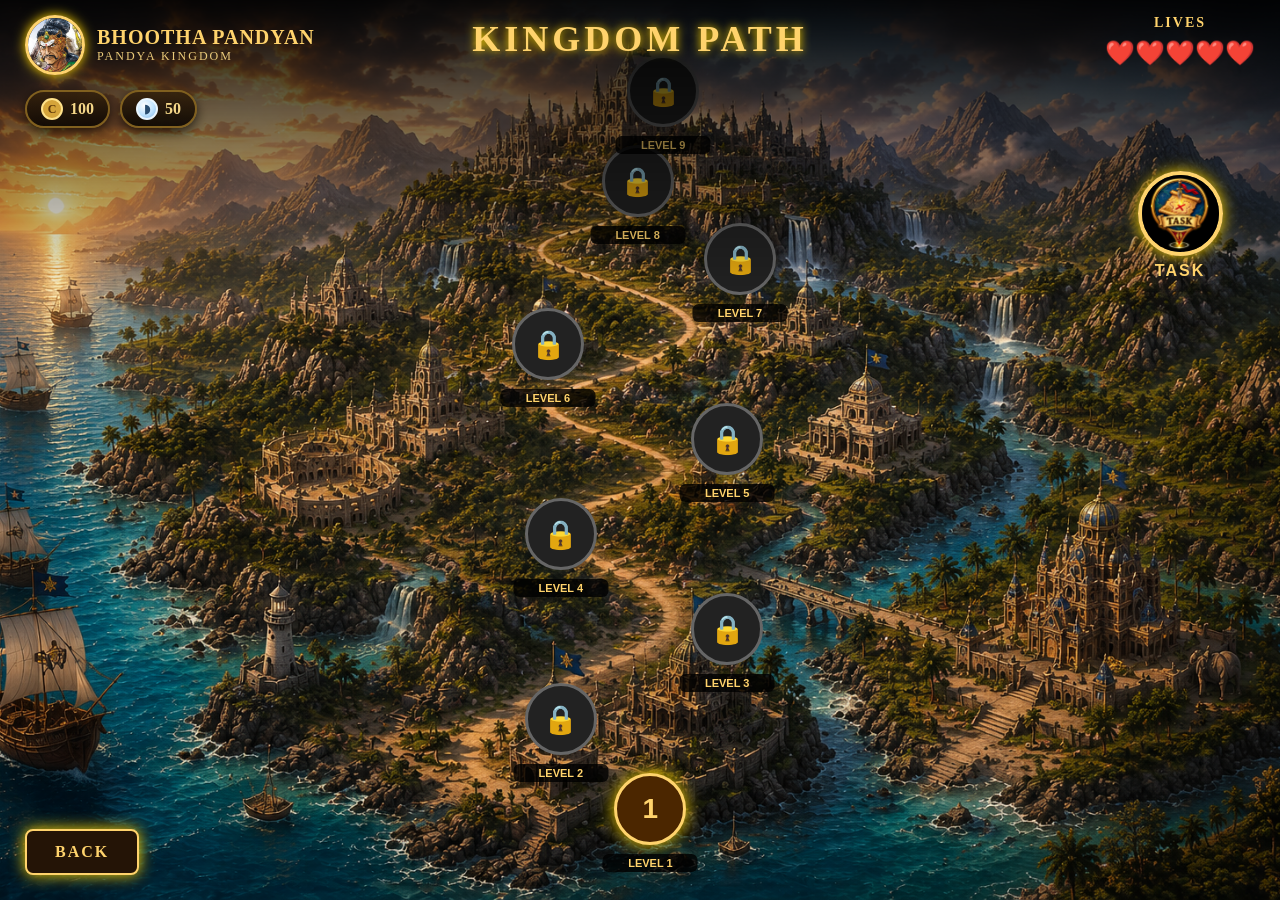
<file: battle.html>
<!doctype html>
<html lang="en">
  <head>
    <meta charset="utf-8" />
    <meta name="viewport" content="width=device-width, initial-scale=1, maximum-scale=1, user-scalable=no, viewport-fit=cover" />
    <meta name="theme-color" content="#120a06" />
    <meta name="description" content="Pandya: Empire of Warriors — a browser-based 3D duel between the Pandya king and the invading warlord. Play on phone or desktop." />
    <title>Pandya · Empire of Warriors</title>
    <link rel="icon" href="data:image/svg+xml,%3Csvg xmlns='http://www.w3.org/2000/svg' viewBox='0 0 32 32'%3E%3Ctext y='26' font-size='26'%3E%E2%9A%94%EF%B8%8F%3C/text%3E%3C/svg%3E" />
    <link rel="preconnect" href="https://fonts.googleapis.com" />
    <link rel="preconnect" href="https://fonts.gstatic.com" crossorigin />
    <link
      href="https://fonts.googleapis.com/css2?family=Cinzel+Decorative:wght@700;900&family=Cinzel:wght@500;600;700&family=Rajdhani:wght@500;600;700&display=swap"
      rel="stylesheet"
    />
    <script type="importmap">
      {
        "imports": {
          "three": "https://cdn.jsdelivr.net/npm/three@0.185.1/build/three.module.js",
          "three/examples/jsm/": "https://cdn.jsdelivr.net/npm/three@0.185.1/examples/jsm/",
          "three/addons/": "https://cdn.jsdelivr.net/npm/three@0.185.1/examples/jsm/"
        }
      }
    </script>
    <link rel="stylesheet" href="src/styles/main.css" />
    <script>
      // Kingdom Path map is the home screen. Only open the duel directly when a
      // specific level is requested (map → index.html?level=N).
      if (!new URLSearchParams(location.search).has('level')) {
        location.replace('map.html');
      }
    </script>
  </head>
  <body>
    <div id="app">
      <canvas id="scene" aria-label="Battle arena"></canvas>

      <!-- ───────────────────────────── Heads-up display ───────────────────────────── -->
      <div id="hud" class="hud" hidden>
        <header class="hud__top">
          <!-- Player -->
          <section class="fighter-card fighter-card--player" aria-label="Player status">
            <div class="portrait portrait--player">
              <img src="assets/ui/hero-portrait.webp" alt="Pandya king portrait" width="96" height="96" />
            </div>
            <div class="fighter-card__body">
              <div class="fighter-card__row">
                <h2 class="fighter-card__name">Pandiyan</h2>
                <span class="fighter-card__hp" data-hp-text="player">100</span>
              </div>
              <div class="bar bar--player">
                <div class="bar__lag" data-hp-lag="player"></div>
                <div class="bar__fill" data-hp-fill="player"></div>
                <div class="bar__gloss"></div>
              </div>
              <ul class="lives" data-lives aria-label="Lives remaining">
                <li class="life is-active"></li>
                <li class="life is-active"></li>
                <li class="life is-active"></li>
                <li class="life is-active"></li>
                <li class="life is-active"></li>
              </ul>
              <button class="pause" type="button" data-pause aria-label="Pause">||</button>
            </div>
          </section>

          <!-- Center -->
          <div class="hud__center">
            <div class="vs-badge" aria-hidden="true">
              <span class="vs-badge__round" data-round-label>Round 1</span>
              <span class="vs-badge__vs">VS</span>
            </div>
            <div class="points" aria-label="Points">Points: <b data-points>0</b></div>
            <div class="wallet" aria-label="Hero wallet">
              <span class="wallet__item wallet__item--coin"><i></i><b data-wallet-coins>0</b></span>
              <span class="wallet__item wallet__item--pearl"><i></i><b data-wallet-pearls>0</b></span>
            </div>
            <div class="loot" aria-label="Treasure collected">
              <span class="loot__item loot__item--coin">
                <svg viewBox="0 0 24 24" aria-hidden="true"><circle cx="12" cy="12" r="9" /><path d="M12 6.6v10.8M9.4 9.2h4.1a1.9 1.9 0 0 1 0 3.8h-3.4a1.9 1.9 0 0 0 0 3.8h4.5" /></svg>
                <b data-coins>0</b>
              </span>
              <span class="loot__item loot__item--gem">
                <svg viewBox="0 0 24 24" aria-hidden="true"><path d="M6 3h12l4 6-10 12L2 9z" /><path d="M2 9h20M8 3l-2 6 6 12 6-12-2-6" /></svg>
                <b data-gems>0</b>
              </span>
            </div>
          </div>

          <!-- Enemy -->
          <section class="fighter-card fighter-card--enemy" aria-label="Enemy status">
            <div class="fighter-card__body">
              <div class="fighter-card__row">
                <span class="fighter-card__hp" data-hp-text="enemy">100</span>
                <h2 class="fighter-card__name" data-enemy-name>Spectral Warrior</h2>
              </div>
              <div class="bar bar--enemy">
                <div class="bar__lag" data-hp-lag="enemy"></div>
                <div class="bar__fill" data-hp-fill="enemy"></div>
                <div class="bar__gloss"></div>
              </div>
              <p class="fighter-card__tag">Warlord of the North · AI</p>
            </div>
            <div class="portrait portrait--enemy">
              <img src="assets/ui/villain-portrait.webp" alt="Enemy king portrait" width="96" height="96" />
            </div>
          </section>
        </header>

        <!-- Floating combat text is injected here -->
        <div class="floaters" data-floaters aria-hidden="true"></div>

        <p class="announce" data-announce aria-live="polite"></p>

        <!-- ───────────────────────────── Controls ───────────────────────────── -->
        <div class="hud__bottom">
          <div class="pad" data-joystick aria-label="Movement joystick" role="group">
            <div class="pad__ring">
              <span class="pad__hint pad__hint--up">▲</span>
              <span class="pad__hint pad__hint--down">▼</span>
              <span class="pad__label">Move</span>
            </div>
            <div class="pad__stick" data-stick></div>
            <button class="pad__key pad__key--fwd" type="button" data-hold="forward" aria-label="Move forward">▲</button>
            <button class="pad__key pad__key--back" type="button" data-hold="back" aria-label="Move back">▼</button>
          </div>

          <div class="actions">
            <div class="actions__grid">
              <button class="btn btn--green btn--lg" type="button" data-action="attack">
                <svg viewBox="0 0 24 24" aria-hidden="true"><path d="M14.5 3.5 20.5 3l-.5 6-9 9-5.5-5.5z" /><path d="M5.5 12.5 3 21l8.5-2.5M8 16l-2 2" /></svg>
                <span>Attack</span>
                <i class="btn__cd" data-cooldown="attack"></i>
              </button>
              <button class="btn btn--green" type="button" data-hold="defend">
                <svg viewBox="0 0 24 24" aria-hidden="true"><path d="M12 2.5 20 5.5v6c0 5-3.4 8.4-8 10-4.6-1.6-8-5-8-10v-6z" /><path d="M9 12.2l2.2 2.3L15.5 10" /></svg>
                <span>Defend</span>
              </button>
              <button class="btn btn--red" type="button" data-action="weapon">
                <svg viewBox="0 0 24 24" aria-hidden="true"><path d="M4 20 20 4M15 4h5v5" /><path d="M4 8V4h4M9 15l-5 5" /></svg>
                <span data-weapon-label>Weapon</span>
              </button>
              <button class="btn btn--red" type="button" data-action="heal">
                <svg viewBox="0 0 24 24" aria-hidden="true"><path d="M12 20.5S3.5 15.4 3.5 9.6A4.6 4.6 0 0 1 12 7a4.6 4.6 0 0 1 8.5 2.6c0 5.8-8.5 10.9-8.5 10.9z" /></svg>
                <span>Heal</span>
                <i class="btn__cd" data-cooldown="heal"></i>
              </button>
              <button class="btn btn--blue" type="button" data-action="dodge">
                <svg viewBox="0 0 24 24" aria-hidden="true"><circle cx="15" cy="4.5" r="1.8" /><path d="M4 20l5-6 3 2 3-5 3 2M9 14l-2-4 5-3 3 3" /></svg>
                <span>Dodge</span>
                <i class="btn__cd" data-cooldown="dodge"></i>
              </button>
              <button class="btn btn--gold btn--lg" type="button" data-action="special">
                <svg viewBox="0 0 24 24" aria-hidden="true"><path d="M7 21v-6l-2-5 2-1 2 3V4h2v7h1V3h2v8h1V4.5h2V11h1V7h2v9a5 5 0 0 1-5 5z" /></svg>
                <span>Special</span>
                <i class="btn__cd" data-cooldown="special"></i>
              </button>
              <button class="btn btn--red" type="button" data-action="bow">
                <svg viewBox="0 0 24 24" aria-hidden="true"><path d="M4 20 20 4M20 4h-5m5 0v5" /><path d="M17.5 3.2A13 13 0 0 1 20.8 6.5 13.4 13.4 0 0 1 6.5 20.8 13 13 0 0 1 3.2 17.5" /></svg>
                <span>Bow</span>
                <i class="btn__cd" data-cooldown="bow"></i>
              </button>
              <div class="btn btn--red btn--indicator" data-enemy-indicator aria-hidden="true">
                <svg viewBox="0 0 24 24" aria-hidden="true"><path d="M12 3.5 21 19.5H3z" /><path d="M12 9.5v4.2M12 16.4v.2" /></svg>
                <span>Enemy<br />Attack</span>
              </div>
            </div>
            <div class="weapon-strip" data-weapon-strip aria-label="Equipped weapon"></div>
          </div>
        </div>
      </div>

      <!-- ───────────────────────────── Loading ───────────────────────────── -->
      <div class="screen screen--loading" data-loading>
        <div class="screen__inner">
          <p class="screen__kicker">Madurai · 1279 CE</p>
          <h1 class="title">
            <span class="title__small">Pandya</span>
            <span class="title__big">Empire of Warriors</span>
          </h1>
          <div class="loadbar"><div class="loadbar__fill" data-load-fill></div></div>
          <p class="loadbar__text" data-load-text>Forging the arena…</p>
        </div>
      </div>

      <!-- ───────────────────────────── Start ───────────────────────────── -->
      <div class="screen screen--start" data-start hidden>
        <div class="screen__inner">
          <p class="screen__kicker reveal" data-start-kicker>The war drums have sounded</p>
          <div class="level-chip reveal reveal--1" data-start-level data-level>Level 1</div>
          <h1 class="title reveal reveal--2">
            <span class="title__small">Pandya</span>
            <span class="title__big">Empire of Warriors</span>
          </h1>
          <p class="screen__lede reveal reveal--3">
            Defend the throne of Madurai. Five lives, one enemy king, four royal weapons —
            <em>vaal, valari, vel</em> and the great bow.
          </p>
          <button class="cta reveal reveal--4" type="button" data-play>Begin the duel</button>
          <ul class="keys reveal reveal--5">
            <li><kbd>W</kbd>/<kbd>S</kbd> move</li>
            <li><kbd>J</kbd> attack</li>
            <li><kbd>K</kbd> defend</li>
            <li><kbd>L</kbd> weapon</li>
            <li><kbd>H</kbd> heal</li>
            <li><kbd>B</kbd> bow</li>
            <li><kbd>Q</kbd> dodge</li>
            <li><kbd>E</kbd> special</li>
            <li><kbd>P</kbd> pause</li>
          </ul>
        </div>
      </div>

      <!-- ───────────────────────────── Result ───────────────────────────── -->
      <div class="screen screen--result" data-result hidden>
        <div class="scroll-card">
          <div class="scroll-card__rod scroll-card__rod--top"></div>
          <div class="scroll-card__body">
            <!-- Landscape layout: title block on the left, tally + actions on the right -->
            <div class="scroll-card__col scroll-card__col--left">
              <div class="scroll-card__seal" data-result-icon>
                <svg viewBox="0 0 48 48" aria-hidden="true">
                  <path d="M9 10h30v28H9z" /><path d="M9 10c0-2.2 1.8-4 4-4h30c-2.2 0-4 1.8-4 4M9 38c0 2.2 1.8 4 4 4h30c-2.2 0-4-1.8-4-4" />
                  <path d="M16 18h16M16 24h16M16 30h9" />
                </svg>
              </div>
              <h2 class="scroll-card__title" data-result-title>You Win</h2>
              <p class="scroll-card__sub" data-result-sub>The northern warlord kneels before Madurai.</p>
            </div>
            <div class="scroll-card__col scroll-card__col--right">
            <dl class="tally">
              <div class="tally__row">
                <dt><span class="tally__ico tally__ico--coin"></span>Coins collected</dt>
                <dd data-result-coins>0</dd>
              </div>
              <div class="tally__row">
                <dt><span class="tally__ico tally__ico--gem"></span>Gems collected</dt>
                <dd data-result-gems>0</dd>
              </div>
              <div class="tally__row">
                <dt><span class="tally__ico tally__ico--life"></span>Lives left</dt>
                <dd data-result-lives>3</dd>
              </div>
            </dl>
            <div class="tally__row tally__row--points"><dt>Total Points</dt><dd data-result-points>0</dd></div>
            <div class="reward" data-reward hidden>
              <p class="reward__title">Hero Credits</p>
              <span class="wallet__item wallet__item--coin"><i></i><b data-reward-coins>+1000</b> Coins</span>
              <span class="wallet__item wallet__item--pearl"><i></i><b data-reward-pearls>+100</b> Pearls</span>
              <p class="reward__total">Wallet: <b data-wallet-total-coins>0</b> coins · <b data-wallet-total-pearls>0</b> pearls</p>
            </div>
            <dl class="bonus" data-bonus hidden>
              <div><dt>Time Bonus</dt><dd data-bonus-time>+0 PTS</dd></div>
              <div><dt>Enemies Defeated</dt><dd data-bonus-kills>+0 PTS</dd></div>
              <div><dt>Secrets Found</dt><dd data-bonus-secrets>0/3</dd></div>
            </dl>
            <div class="result-actions">
              <button class="cta cta--sm cta--next" type="button" data-again>Continue</button>
              <button class="round-btn round-btn--retry" type="button" data-retry hidden aria-label="Try again">
                <svg viewBox="0 0 24 24" aria-hidden="true"><path d="M20 12a8 8 0 1 1-2.6-5.9" /><path d="M20 3v6h-6" /></svg>
                <span>Try Again</span>
              </button>
              <button class="cta cta--sm" type="button" data-map>Back to Map</button>
            </div>
            </div>
          </div>
          <div class="scroll-card__rod scroll-card__rod--bottom"></div>
        </div>
      </div>

      <!-- ───────────────────────────── Lockout ───────────────────────────── -->
      <div class="screen screen--locked" data-locked hidden>
        <div class="screen__inner">
          <p class="screen__kicker">Kingdom Path</p>
          <h2 class="title">
            <span class="title__big">The Kingdom Is Recovering</span>
          </h2>
          <p class="screen__lede">
            All five lives are spent. Return to battle when the time reaches zero.
          </p>
          <div class="lockout-timer" data-locked-count>05:00:00</div>
          <button class="cta" type="button" data-locked-map>Back to Map</button>
        </div>
      </div>

      <!-- ───────────────────────────── Pause ───────────────────────────── -->
      <div class="screen screen--pause" data-paused hidden>
        <div class="screen__inner">
          <h2 class="title"><span class="title__big">Paused</span></h2>
          <button class="cta cta--sm" type="button" data-resume>Resume</button>
        </div>
      </div>

      <div class="rotate-hint" data-rotate>
        <svg viewBox="0 0 24 24" aria-hidden="true"><rect x="4" y="2" width="16" height="20" rx="2.5" /><path d="M2.5 15.5A9.5 9.5 0 0 0 12 22M21.5 8.5A9.5 9.5 0 0 0 12 2" /></svg>
        <p>Turn your phone sideways for the full battlefield</p>
      </div>
    </div>

    <script src="settings.js"></script>
    <script src="wallet.js"></script>
    <script src="lives.js"></script>

    <script type="module" src="src/main.js"></script>
  </body>
</html>
</file>
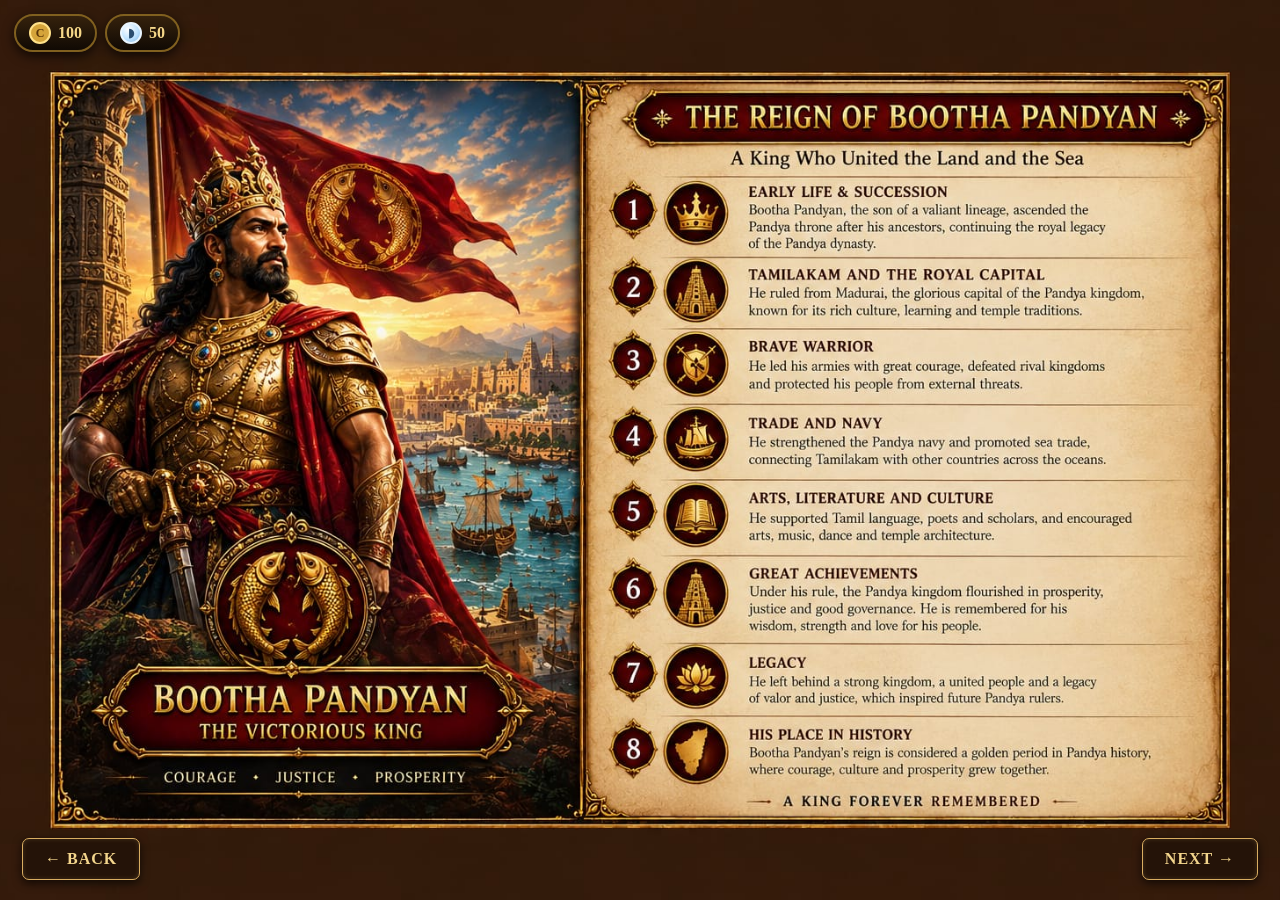
<file: ch1h.html>
<!DOCTYPE html>
<html lang="en">

<head>
    <meta charset="UTF-8">
    <meta name="viewport" content="width=device-width, initial-scale=1.0">
    <title>PANDYA - Empire of Warriors</title>

    <style>
        /* RESET */
        * {
            margin: 0;
            padding: 0;
            box-sizing: border-box;
        }

        html,
        body {
            width: 100%;
            height: 100%;
            overflow: hidden;
        }

        body {
            background: #000;
            font-family: Georgia, "Times New Roman", serif;
        }

        /* BACKGROUND IMAGE */
        .story-page {
            position: relative;
            width: 100vw;
            height: 100vh;

            background-image: url("c1h.jpeg");
            background-size: cover;
            background-position: center;
            background-repeat: no-repeat;
        }

        /* BUTTON STYLE */
        .story-btn {
            position: absolute;
            z-index: 10;

            padding: 11px 22px;
            border: 1px solid #d8ad61;
            border-radius: 7px;

            background: rgba(35, 18, 8, 0.90);
            color: #f3d58c;

            font-family: Georgia, "Times New Roman", serif;
            font-size: 15px;
            font-weight: bold;
            letter-spacing: 1px;

            cursor: pointer;

            box-shadow:
                0 3px 10px rgba(0, 0, 0, 0.7),
                inset 0 0 5px rgba(255, 220, 140, 0.15);

            transition: 0.2s ease;
        }

        .story-btn:hover {
            background: rgba(90, 48, 18, 0.95);
            color: #fff1c7;
            transform: scale(1.04);
        }

        .story-btn:active {
            transform: scale(0.98);
        }

        /* BACK BUTTON */
        #backBtn {
            left: 22px;
            bottom: 20px;
            font-size: 16px;
        }

        /* NEXT BUTTON */
        #nextBtn {
            right: 22px;
            bottom: 20px;
            font-size: 16px;
        }

        /* MOBILE */
        @media (max-width:600px) {

            #backBtn {
                left: 12px;
                bottom: 12px;
                padding: 9px 16px;
                font-size: 13px;
            }

            #nextBtn {
                right: 12px;
                bottom: 12px;
                padding: 9px 18px;
                font-size: 13px;
            }
        }
    </style>

</head>

<body>

    <div class="story-page">

        <!-- BACK BUTTON -->
        <button id="backBtn" class="story-btn" type="button">
            ← BACK
        </button>

        <!-- NEXT BUTTON -->
        <button id="nextBtn" class="story-btn" type="button">
            NEXT →
        </button>

    </div>

    <script>

        // BACK BUTTON
        document.getElementById("backBtn").addEventListener("click", function () {
            window.location.href = "showlevel.html";
        });

        // NEXT BUTTON
        document.getElementById("nextBtn").addEventListener("click", function () {

            // Go to loading page first
            window.location.href = "loading.html";

        });

    </script>

    <script src="settings.js"></script>
    <script src="wallet.js"></script>
</body>

</html>
</file>
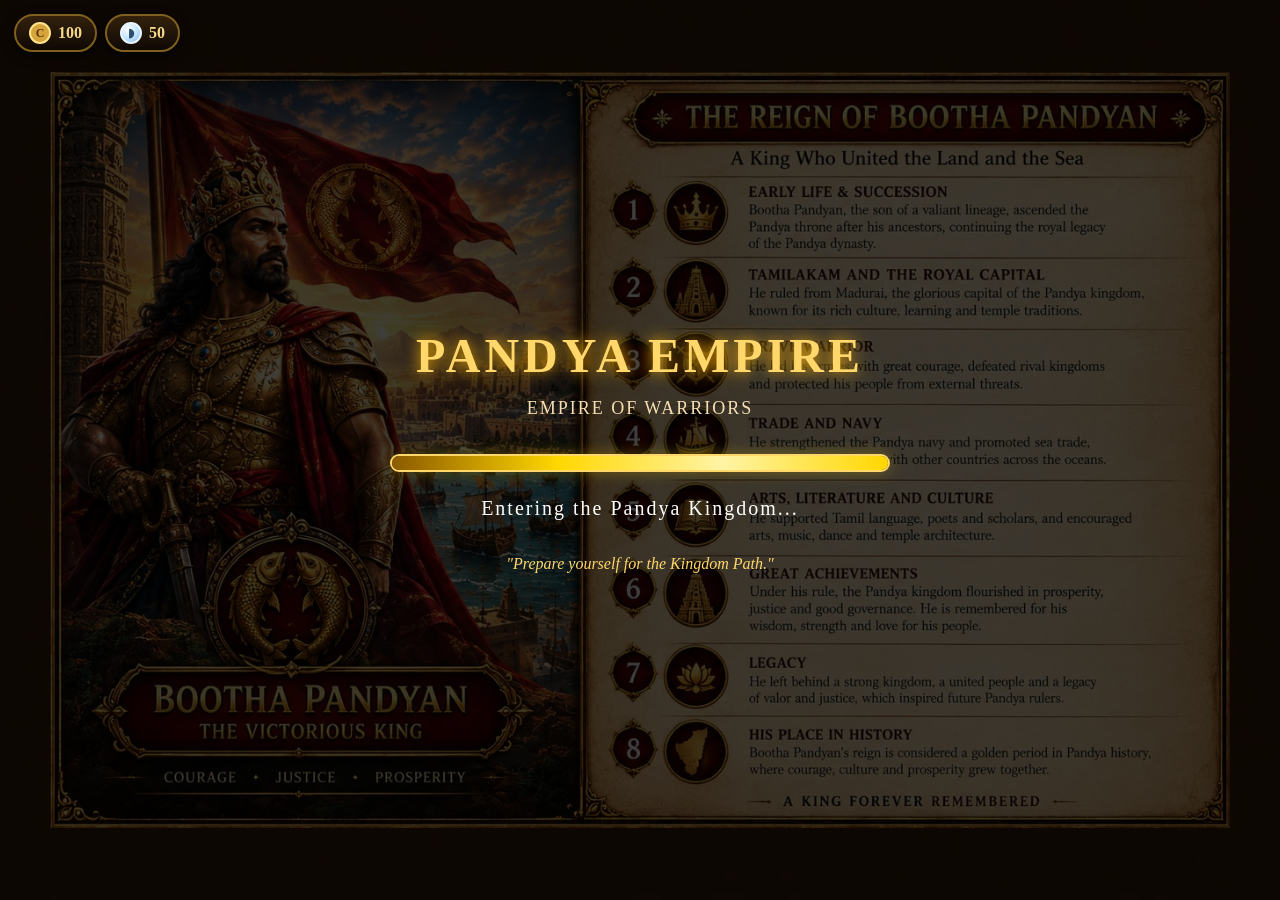
<file: loading.html>
<!DOCTYPE html>
<html lang="en">

<head>
    <meta charset="UTF-8">
    <meta name="viewport" content="width=device-width, initial-scale=1.0">
    <title>Loading - Pandya Empire of Warriors</title>

    <style>
        * {
            margin: 0;
            padding: 0;
            box-sizing: border-box;
        }

        html,
        body {
            width: 100%;
            height: 100%;
            overflow: hidden;
            font-family: Georgia, "Times New Roman", serif;
        }

        body {
            background: url("c1h.jpeg") center center/cover no-repeat;
            display: flex;
            justify-content: center;
            align-items: center;
        }

        /* Dark Overlay */
        .overlay {
            position: absolute;
            inset: 0;
            background: rgba(0, 0, 0, 0.75);
        }

        /* Loading Box */
        .loading-box {
            position: relative;
            z-index: 2;
            text-align: center;
            width: 90%;
            max-width: 500px;
        }

        .logo {
            color: #FFD76B;
            font-size: 48px;
            font-weight: bold;
            letter-spacing: 4px;
            text-shadow: 0 0 15px #ffb300;
            margin-bottom: 15px;
        }

        .subtitle {
            color: #f5deb3;
            font-size: 18px;
            letter-spacing: 2px;
            margin-bottom: 35px;
        }

        /* Loading Bar */
        .loading-container {
            width: 100%;
            height: 18px;
            border: 2px solid #FFD76B;
            border-radius: 30px;
            overflow: hidden;
            background: rgba(255,255,255,0.08);
            box-shadow: 0 0 15px rgba(255,215,0,.3);
        }

        .loading-bar {
            width: 0%;
            height: 100%;
            background: linear-gradient(to right,#8B5A00,#FFD700,#FFF4A5,#FFD700);
            animation: loading 5s linear forwards;
        }

        @keyframes loading {
            from { width: 0%; }
            to { width: 100%; }
        }

        /* Loading Text */
        .loading-text {
            color: white;
            font-size: 20px;
            margin-top: 25px;
            letter-spacing: 2px;
            animation: blink 1s infinite;
        }

        @keyframes blink {
            0%,100% { opacity: 1; }
            50% { opacity: .4; }
        }

        /* Bottom Quote */
        .quote {
            margin-top: 35px;
            color: #FFD76B;
            font-size: 16px;
            font-style: italic;
        }

        /* Mobile */
        @media(max-width:600px){

            .logo{
                font-size:34px;
            }

            .subtitle{
                font-size:15px;
            }

            .loading-text{
                font-size:17px;
            }

        }
    </style>

</head>

<body>

    <div class="overlay"></div>

    <div class="loading-box">

        <div class="logo">PANDYA EMPIRE</div>

        <div class="subtitle">EMPIRE OF WARRIORS</div>

        <div class="loading-container">
            <div class="loading-bar"></div>
        </div>

        <div class="loading-text">
            Entering the Pandya Kingdom...
        </div>

        <div class="quote">
            "Prepare yourself for the Kingdom Path."
        </div>

    </div>

    <script>

        // Automatically open the 3D Kingdom Map after 5 seconds
        setTimeout(function () {
            window.location.href = "map.html";
        }, 5000);

    </script>

    <script src="settings.js"></script>
    <script src="wallet.js"></script>
</body>

</html>
</file>
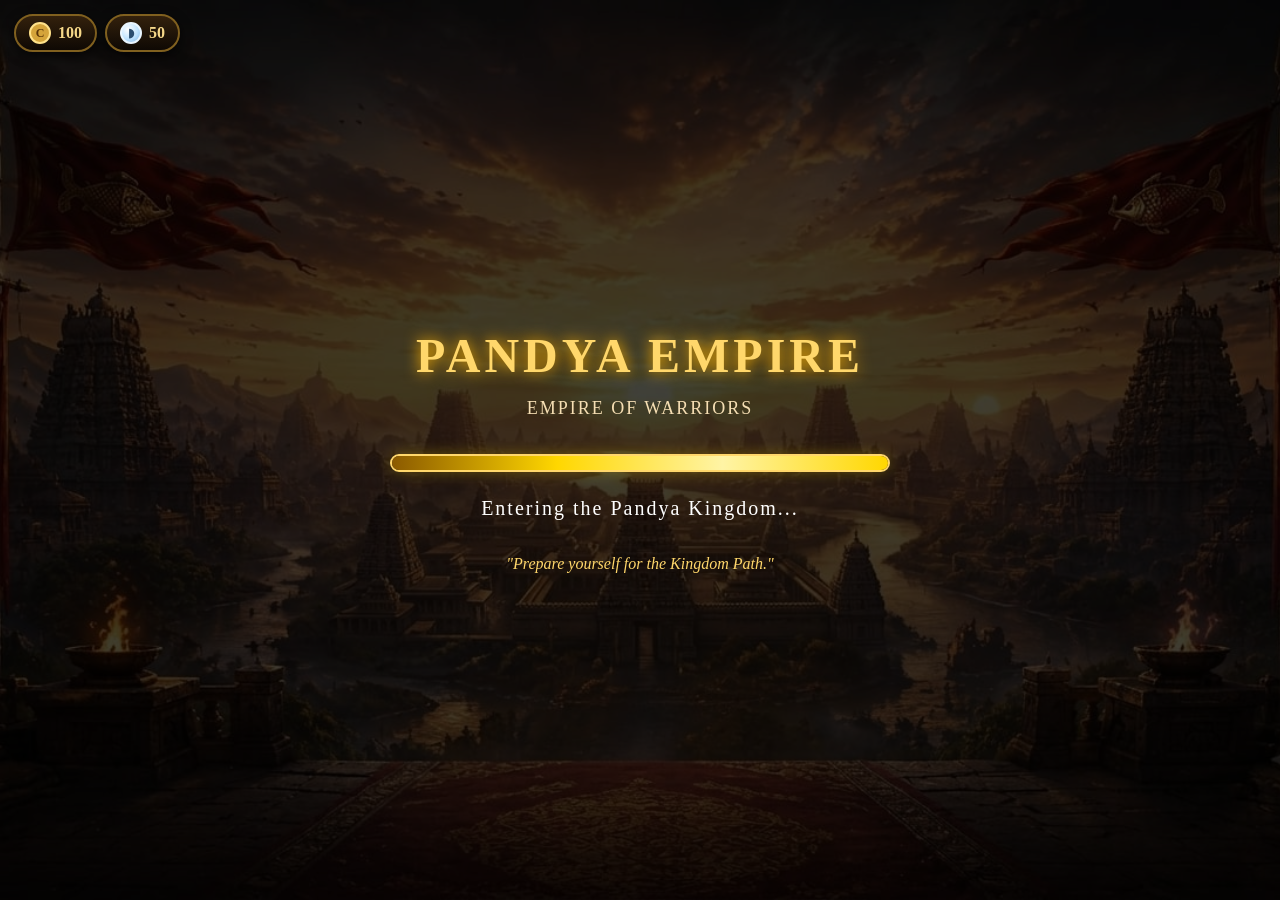
<file: loading2.html>
<!DOCTYPE html>
<html lang="en">

<head>
    <meta charset="UTF-8">
    <meta name="viewport" content="width=device-width, initial-scale=1.0">
    <title>Loading - Pandya Empire of Warriors</title>

    <style>
        * {
            margin: 0;
            padding: 0;
            box-sizing: border-box;
        }

        html,
        body {
            width: 100%;
            height: 100%;
            overflow: hidden;
            font-family: Georgia, "Times New Roman", serif;
        }

        body {
            background: url("bg.jpeg") center center/cover no-repeat;
            display: flex;
            justify-content: center;
            align-items: center;
        }

        /* Dark Overlay */
        .overlay {
            position: absolute;
            inset: 0;
            background: rgba(0, 0, 0, 0.75);
        }

        /* Loading Box */
        .loading-box {
            position: relative;
            z-index: 2;
            text-align: center;
            width: 90%;
            max-width: 500px;
        }

        .logo {
            color: #FFD76B;
            font-size: 48px;
            font-weight: bold;
            letter-spacing: 4px;
            text-shadow: 0 0 15px #ffb300;
            margin-bottom: 15px;
        }

        .subtitle {
            color: #f5deb3;
            font-size: 18px;
            letter-spacing: 2px;
            margin-bottom: 35px;
        }

        /* Loading Bar */
        .loading-container {
            width: 100%;
            height: 18px;
            border: 2px solid #FFD76B;
            border-radius: 30px;
            overflow: hidden;
            background: rgba(255,255,255,0.08);
            box-shadow: 0 0 15px rgba(255,215,0,.3);
        }

        .loading-bar {
            width: 0%;
            height: 100%;
            background: linear-gradient(to right,#8B5A00,#FFD700,#FFF4A5,#FFD700);
            animation: loading 5s linear forwards;
        }

        @keyframes loading {
            from { width: 0%; }
            to { width: 100%; }
        }

        /* Loading Text */
        .loading-text {
            color: white;
            font-size: 20px;
            margin-top: 25px;
            letter-spacing: 2px;
            animation: blink 1s infinite;
        }

        @keyframes blink {
            0%,100% { opacity: 1; }
            50% { opacity: .4; }
        }

        /* Bottom Quote */
        .quote {
            margin-top: 35px;
            color: #FFD76B;
            font-size: 16px;
            font-style: italic;
        }

        /* Mobile */
        @media(max-width:600px){

            .logo{
                font-size:34px;
            }

            .subtitle{
                font-size:15px;
            }

            .loading-text{
                font-size:17px;
            }

        }
    </style>

</head>

<body>

    <div class="overlay"></div>

    <div class="loading-box">

        <div class="logo">PANDYA EMPIRE</div>

        <div class="subtitle">EMPIRE OF WARRIORS</div>

        <div class="loading-container">
            <div class="loading-bar"></div>
        </div>

        <div class="loading-text">
            Entering the Pandya Kingdom...
        </div>

        <div class="quote">
            "Prepare yourself for the Kingdom Path."
        </div>

    </div>

    <script>

        // Automatically open the 3D Kingdom Map after 5 seconds
        setTimeout(function () {
            window.location.href = "task.html";
        }, 5000);

    </script>

    <script src="settings.js"></script>
    <script src="wallet.js"></script>
</body>

</html>
</file>
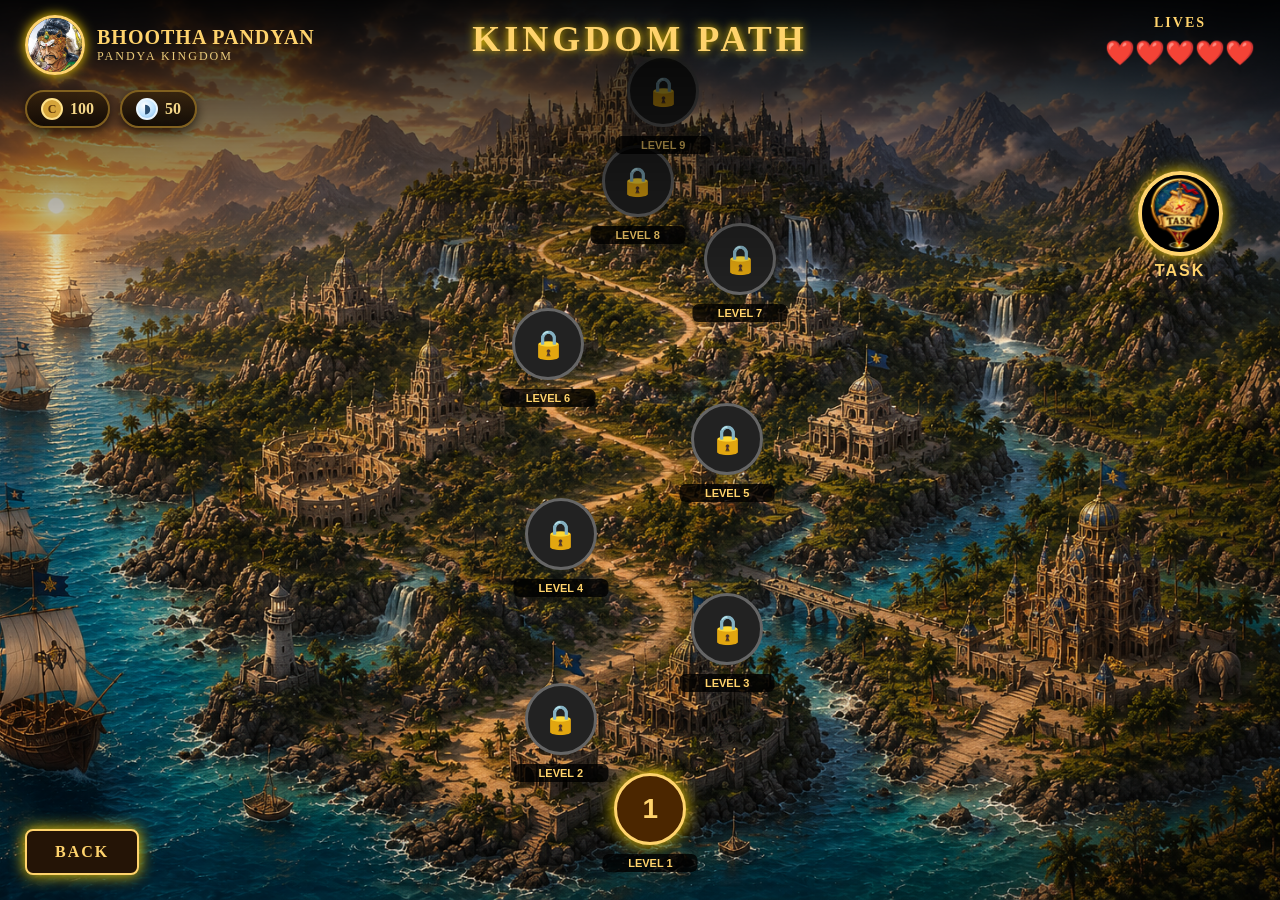
<file: map.html>
<!DOCTYPE html>
<html lang="en">
<head>
    <meta charset="UTF-8">
    <meta name="viewport" content="width=device-width, initial-scale=1.0">
    <title>PANDYA EMPIRE - KINGDOM PATH</title>

    <link rel="stylesheet" href="map.css">
</head>

<body>

    <!-- ================= TOP HUD ================= -->
    <div id="hud">

        <!-- LEFT : KING INFO -->
        <div class="player">
            <img src="kinglogo.jpeg" class="king-logo" alt="Bootha Pandyan">

            <div class="player-text">
                <h2>BHOOTHA PANDYAN</h2>
                <p>PANDYA KINGDOM</p>
            </div>
        </div>

        <!-- CENTER : TITLE -->
        <div class="kingdom-title">
            KINGDOM PATH
        </div>

        <!-- CURRENCY : COINS + PEARLS -->
        <div class="currency-bar">
            <div class="cur-chip cur-coin">
                <span class="cur-ico">C</span>
                <span data-wallet-coins>100</span>
            </div>
            <div class="cur-chip cur-pearl">
                <span class="cur-ico">◗</span>
                <span data-wallet-pearls>50</span>
            </div>
        </div>

        <!-- RIGHT : LIVES + TASK -->
        <div class="lives-box">

            <div class="live-text">LIVES</div>

            <div class="hearts" id="livesHearts">❤️ ❤️ ❤️ ❤️ ❤️</div>
            <div class="live-timer" id="livesTimer" hidden></div>

            <!-- TASK LOGO BUTTON -->
            <button id="taskBtn" onclick="openTask()">
                <img src="tasklogo.jpeg" class="task-logo" alt="Task Logo">
                <span>TASK</span>
            </button>
<button id="backBtn" onclick="goBack()">BACK</button>
        </div>

    </div>

    <!-- ================= MAP ================= -->
    <div class="map-container">

        <button id="level1" class="level unlock" onclick="openLevel(1)">
            1
            <span class="label">LEVEL 1</span>
        </button>

        <button id="level2" class="level lock" onclick="openLevel(2)">
            🔒
            <span class="label">LEVEL 2</span>
        </button>

        <button id="level3" class="level lock" onclick="openLevel(3)">
            🔒
            <span class="label">LEVEL 3</span>
        </button>

        <button id="level4" class="level lock" onclick="openLevel(4)">
            🔒
            <span class="label">LEVEL 4</span>
        </button>

        <button id="level5" class="level lock" onclick="openLevel(5)">
            🔒
            <span class="label">LEVEL 5</span>
        </button>

        <button id="level6" class="level lock" onclick="openLevel(6)">
            🔒
            <span class="label">LEVEL 6</span>
        </button>

        <button id="level7" class="level lock" onclick="openLevel(7)">
            🔒
            <span class="label">LEVEL 7</span>
        </button>

        <button id="level8" class="level lock" onclick="openLevel(8)">
            🔒
            <span class="label">LEVEL 8</span>
        </button>

        <button id="level9" class="level lock" onclick="openLevel(9)">
            🔒
            <span class="label">LEVEL 9</span>
        </button>

        <a id="characterMilestone" class="character-milestone" href="showlevel.html" hidden>
            GO TO THE CHARACTER SELECTION PAGE
        </a>
    </div>

    <!-- ================= LEVEL POPUP ================= -->
    <div id="popup">

        <div class="popup-box">

            <h2 id="levelTitle"></h2>

            <p id="levelText"></p>

            <button id="enterBtn">
                ENTER LEVEL
            </button>

            <button class="closeBtn" onclick="closePopup()">
                CLOSE
            </button>

        </div>

    </div>

    <!-- ================= TASK POPUP ================= -->
    <div id="taskPopup">

        <div class="task-box">

            <h2>📜 CURRENT TASK</h2>

            <p id="taskText">
                Battle of the First Fortress. Defeat all enemies and enter the fort.
            </p>

            <button class="closeTaskBtn" onclick="closeTask()">
                CLOSE
            </button>

        </div>

    </div>

    <!-- ================= HEART LOSS POPUP ================= -->
    <div id="heartsLossPopup">
        <div class="hearts-loss-box">
            <span id="heartsLossText"></span>
        </div>
    </div>

    <!-- ================= JAVASCRIPT ================= -->
    <script src="settings.js"></script>
    <script src="wallet.js"></script>
    <script src="lives.js"></script>
    <script src="progression.js"></script>
    <script src="map.js"></script>

</body>
</html>
</file>
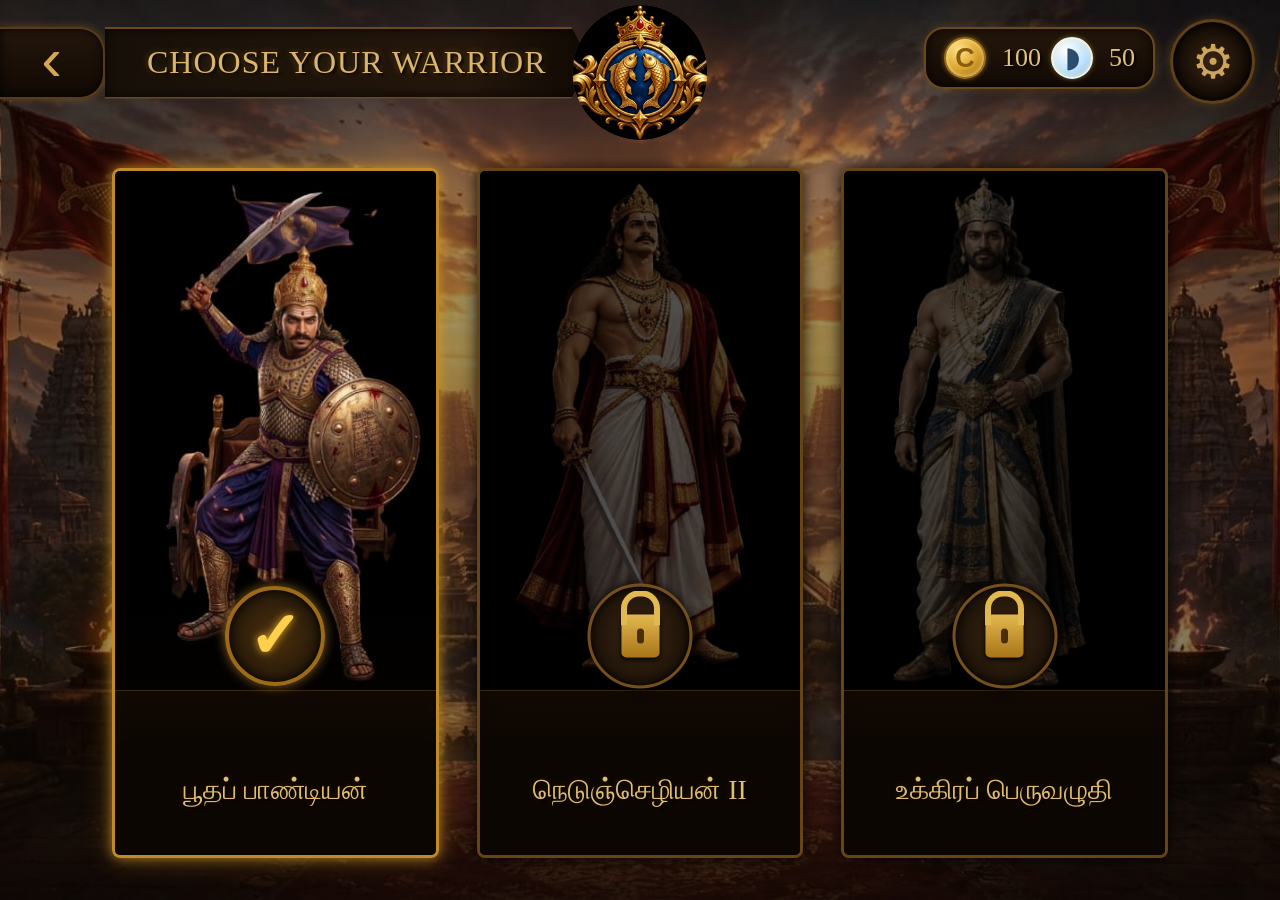
<file: showlevel.html>
<!DOCTYPE html>
<!-- lang="en" + notranslate: the page UI is English, so the browser must not
     pop up its "Translate this page?" notification on this page. -->
<html lang="en">

<head>
    <meta charset="UTF-8">

    <meta name="google" content="notranslate">

    <meta name="viewport"
          content="width=device-width, initial-scale=1.0">

    <title>Choose Your Warrior</title>

    <style>

        * {
            margin: 0;
            padding: 0;
            box-sizing: border-box;
        }

        html,
        body {
            width: 100%;
            height: 100%;
            overflow: hidden;
        }

        body {
            font-family:
                "Noto Serif Tamil",
                "Latha",
                Georgia,
                "Times New Roman",
                serif;

            background: #120a05;
            color: #e7c47a;
        }


        /* =========================
           MAIN BACKGROUND
        ========================= */

        .game-screen {
            width: 100%;
            height: 100vh;

            position: relative;

            background-image:
                linear-gradient(
                    rgba(15, 7, 3, 0.30),
                    rgba(15, 7, 3, 0.58)
                ),
                url("bg.jpeg");

            background-size: cover;
            background-position: center;
            background-repeat: no-repeat;

            overflow: hidden;
        }


        /* =========================
           TOP BAR
        ========================= */

        .top-bar {
            width: 100%;
            height: 125px;

            display: flex;
            align-items: center;

            position: relative;
            z-index: 10;
        }


        /* BACK BUTTON */

        .back-button {
            width: 105px;
            height: 72px;

            display: flex;
            align-items: center;
            justify-content: center;

            cursor: pointer;

            border: 2px solid #5b3b17;

            border-left: none;

            border-radius: 0 25px 25px 0;

            background:
                linear-gradient(
                    180deg,
                    #24160b,
                    #100903
                );

            box-shadow:
                0 0 8px rgba(190, 135, 45, 0.35),
                inset 0 0 10px rgba(0, 0, 0, 0.8);

            transition: 0.2s;
        }

        .back-button:hover {
            transform: translateX(-3px);

            box-shadow:
                0 0 18px rgba(230, 170, 60, 0.6);
        }


        .back-arrow {
            color: #d5a755;

            font-family: Arial, sans-serif;

            font-size: 62px;

            line-height: 1;

            transform: translateY(-4px);
        }


        /* TITLE */

        .page-title {
            height: 72px;

            min-width: 470px;

            margin-left: 0;

            padding: 0 42px;

            display: flex;
            align-items: center;

            position: relative;

            background:
                linear-gradient(
                    90deg,
                    #171008,
                    #24160b 75%,
                    #100903
                );

            border-top: 2px solid #6d481b;
            border-bottom: 2px solid #6d481b;
            border-right: 2px solid #6d481b;

            clip-path:
                polygon(
                    0 0,
                    96% 0,
                    100% 50%,
                    96% 100%,
                    0 100%
                );

            box-shadow:
                inset 0 0 12px rgba(0, 0, 0, 0.8);
        }


        .page-title span {
            font-family:
                Georgia,
                "Times New Roman",
                serif;

            font-size: 32px;

            letter-spacing: 1px;

            color: #dcb56d;

            text-shadow:
                2px 2px 3px #000,
                0 0 7px rgba(220, 170, 70, 0.35);

            white-space: nowrap;
        }


        /* =========================
           CENTER LOGO
        ========================= */

        .center-logo {
            position: absolute;

            left: 50%;
            top: 5px;

            transform: translateX(-50%);

            width: 135px;
            height: 135px;

            display: flex;
            align-items: center;
            justify-content: center;

            z-index: 20;

            border-radius: 50%;

            overflow: hidden;
        }

        .center-logo img {
            width: 135px;
            height: 135px;

            object-fit: cover;

            border-radius: 50%;

            filter:
                drop-shadow(
                    0 0 8px rgba(218, 164, 64, 0.45)
                );
        }


        /* =========================
           COINS
        ========================= */

        .coin-box {
            position: absolute;

            right: 125px;
            top: 27px;

            height: 62px;

            display: flex;
            align-items: center;
            gap: 10px;

            padding: 0 18px;

            border: 2px solid #6c491c;

            border-radius: 20px;

            background:
                linear-gradient(
                    180deg,
                    #25170b,
                    #120a05
                );

            box-shadow:
                inset 0 0 12px rgba(0, 0, 0, 0.85),
                0 0 10px rgba(180, 125, 35, 0.25);
        }


        .coin-icon {
            width: 42px;
            height: 42px;

            border-radius: 50%;

            display: flex;
            align-items: center;
            justify-content: center;

            font-family: Arial, sans-serif;

            font-size: 27px;
            font-weight: bold;

            color: #8b5c0d;

            background:
                radial-gradient(
                    circle at 35% 30%,
                    #ffe58b,
                    #dca52f 50%,
                    #85570b
                );

            border: 2px solid #9e6c16;

            box-shadow:
                inset 0 0 5px #fff0a5,
                0 0 5px rgba(255, 190, 50, 0.45);
        }


        .coin-value {
            margin-left: 6px;

            font-family:
                Georgia,
                "Times New Roman",
                serif;

            font-size: 26px;

            color: #e1c27a;

            text-shadow:
                2px 2px 3px #000;
        }


        .pearl-icon {
            color: #2a4d70 !important;

            background:
                radial-gradient(
                    circle at 35% 30%,
                    #ffffff,
                    #bfe3ff 55%,
                    #7fb4e6
                ) !important;

            border: 2px solid #eaf6ff !important;
        }


        /* SETTINGS */

        .settings-button {
            position: absolute;

            right: 25px;
            top: 19px;

            width: 85px;
            height: 85px;

            border-radius: 50%;

            border: 3px solid #604017;

            background:
                radial-gradient(
                    circle,
                    #382512,
                    #120a05 70%
                );

            color: #cda45d;

            font-size: 47px;

            display: flex;
            align-items: center;
            justify-content: center;

            cursor: pointer;

            box-shadow:
                inset 0 0 12px #000,
                0 0 10px rgba(190, 135, 45, 0.25);

            transition: 0.2s;
        }

        .settings-button:hover {
            transform: rotate(20deg);

            box-shadow:
                0 0 18px rgba(220, 165, 60, 0.6);
        }


        /* =========================
           CARDS AREA
        ========================= */

        .warriors {
            width: 100%;

            height: calc(100vh - 125px);

            display: flex;

            justify-content: center;

            align-items: center;

            gap: 38px;

            padding: 30px 6%;

            position: relative;

            z-index: 5;

            /* Never let the cards overlap the frame — scroll if the screen is
               too small to fit them at full size. */
            overflow-y: auto;
            overflow-x: hidden;
        }


        /* =========================
           CARD
        ========================= */

        .warrior-card {
            width: 29%;

            max-width: 440px;

            min-width: 250px;

            height: min(690px, calc(100vh - 185px));

            position: relative;

            overflow: hidden;

            border: 3px solid #664416;

            border-radius: 8px;

            background:
                linear-gradient(
                    180deg,
                    #211309,
                    #0e0804
                );

            box-shadow:
                0 0 15px rgba(0, 0, 0, 0.85),
                inset 0 0 15px rgba(0, 0, 0, 0.85);

            transition: 0.25s;
        }


        .warrior-card.selected {
            border-color: #c18a28;

            box-shadow:
                0 0 12px rgba(219, 160, 50, 0.7),
                0 0 28px rgba(209, 143, 30, 0.35),
                inset 0 0 15px rgba(255, 186, 55, 0.15);
        }


        .warrior-card:hover {
            transform: translateY(-5px);
        }


        /* CARD IMAGE */

        .king-image {
            width: 100%;
            height: 76%;

            display: block;

            object-fit: cover;
            object-position: center top;
        }


        /* DARK OVERLAY */

        .warrior-card.locked .king-image {
            filter:
                brightness(0.32)
                saturate(0.7);
        }


        /* GOLD OVERLAY FOR SELECTED */

        .warrior-card.selected::after {
            content: "";

            position: absolute;

            left: 0;
            right: 0;

            top: 0;
            bottom: 0;

            pointer-events: none;

            background:
                linear-gradient(
                    180deg,
                    transparent 60%,
                    rgba(25, 12, 3, 0.35)
                );
        }


        /* =========================
           CARD BOTTOM
        ========================= */

        .card-bottom {
            position: absolute;

            left: 0;
            right: 0;

            bottom: 0;

            height: 165px;

            display: flex;

            flex-direction: column;

            align-items: center;

            justify-content: center;

            padding-top: 35px;

            background:
                linear-gradient(
                    180deg,
                    rgba(16, 8, 3, 0.84),
                    #0c0602 35%
                );

            border-top: 1px solid rgba(173, 119, 33, 0.3);

            z-index: 5;
        }


        .king-name {
            font-size: 28px;

            color: #e1bd72;

            text-align: center;

            line-height: 1.3;

            text-shadow:
                2px 2px 3px #000,
                0 0 6px rgba(220, 165, 65, 0.2);
        }


        /* =========================
           CHECK CIRCLE
        ========================= */

        .check-circle {
            position: absolute;

            left: 50%;
            top: 68%;

            transform: translate(-50%, -50%);

            width: 100px;
            height: 100px;

            border-radius: 50%;

            display: flex;
            align-items: center;
            justify-content: center;

            background:
                radial-gradient(
                    circle,
                    #4b300c,
                    #171008
                );

            border: 4px solid #9d6b18;

            box-shadow:
                0 0 12px rgba(218, 159, 45, 0.6),
                inset 0 0 12px #000;

            z-index: 10;
        }


        .check {
            font-family: Arial, sans-serif;

            font-size: 64px;

            color: #ffd04e;

            font-weight: bold;

            text-shadow:
                0 0 8px #e5a82d;
        }


        /* =========================
           LOCK
        ========================= */

        .lock-circle {
            position: absolute;

            left: 50%;
            top: 68%;

            transform: translate(-50%, -50%);

            width: 105px;
            height: 105px;

            border-radius: 50%;

            display: flex;
            align-items: center;
            justify-content: center;

            background:
                radial-gradient(
                    circle,
                    #3a2611,
                    #110a05
                );

            border: 3px solid #76501c;

            box-shadow:
                0 0 10px rgba(0, 0, 0, 0.9),
                inset 0 0 10px #000;

            z-index: 10;
        }


        .lock {
            position: relative;

            width: 38px;
            height: 43px;

            background:
                linear-gradient(
                    180deg,
                    #e3b84f,
                    #a87519
                );

            border-radius: 5px;

            box-shadow:
                0 2px 5px #000;
        }


        .lock::before {
            content: "";

            position: absolute;

            width: 27px;
            height: 29px;

            left: 50%;
            top: -24px;

            transform: translateX(-50%);

            border: 6px solid #e1b94f;

            border-bottom: none;

            border-radius: 18px 18px 0 0;
        }


        .lock::after {
            content: "";

            position: absolute;

            width: 7px;
            height: 15px;

            left: 50%;
            top: 14px;

            transform: translateX(-50%);

            background: #4a2d09;

            border-radius: 5px;
        }


        /* =================================================
           SETTINGS POPUP
        ================================================= */

        .settings-overlay {

            position: fixed;

            inset: 0;

            display: none;

            align-items: center;
            justify-content: center;

            background: rgba(0,0,0,.78);

            z-index: 200;
        }


        .settings-overlay.show {

            display: flex;
        }


        .settings-panel {

            width: 560px;

            max-width: 92vw;

            max-height: 88vh;

            overflow-y: auto;

            position: relative;

            padding: 30px;

            border: 3px solid #b7862d;

            border-radius: 20px;

            background:
                linear-gradient(
                    145deg,
                    #2c180b,
                    #100906
                );

            box-shadow:
                0 20px 70px rgba(0,0,0,.95),
                0 0 25px rgba(211,157,48,.3);
        }


        .settings-panel h2 {

            text-align: center;

            color: #f1cc72;

            font-size: 30px;

            letter-spacing: 3px;

            margin-bottom: 20px;
        }


        .settings-close {

            position: absolute;

            top: 12px;
            right: 15px;

            width: 38px;
            height: 38px;

            border-radius: 50%;

            border: 2px solid #9c7229;

            background: #35160e;

            color: #f5d68a;

            font-size: 23px;

            cursor: pointer;
        }


        .settings-row {

            display: flex;

            align-items: center;

            justify-content: space-between;

            padding: 15px 5px;

            border-bottom:
                1px solid rgba(204,158,73,.25);

            color: #e7d19b;

            font-size: 17px;

            gap: 15px;
        }


        .settings-toggle {

            width: 54px;
            height: 28px;

            border-radius: 20px;

            background: #42231a;

            border: 2px solid #8e6829;

            position: relative;

            cursor: pointer;
        }


        .settings-toggle::after {

            content: "";

            position: absolute;

            width: 20px;
            height: 20px;

            border-radius: 50%;

            background: #a99a7a;

            top: 2px;
            left: 3px;

            transition: .2s;
        }


        .settings-toggle.active {

            background: #8d6118;
        }


        .settings-toggle.active::after {

            left: 27px;

            background: #ffe18a;
        }


        .settings-select {

            background: #32180b;

            color: #f5d68a;

            border: 2px solid #8e6829;

            padding: 7px;

            border-radius: 7px;

            outline: none;
        }


        .settings-button-bottom {

            width: 100%;

            margin-top: 14px;

            padding: 13px;

            border-radius: 10px;

            border: 2px solid #9d7025;

            background:
                linear-gradient(
                    180deg,
                    #6b3517,
                    #321307
                );

            color: #f5d68a;

            font-size: 17px;

            cursor: pointer;
        }


        .settings-button-bottom:hover {

            background:
                linear-gradient(
                    180deg,
                    #8c4b1c,
                    #4b1b0b
                );
        }


        /* =========================
           RESPONSIVE
        ========================= */

        @media (max-width: 1100px) {

            .top-bar {
                height: 105px;
            }

            .page-title {
                min-width: 390px;
            }

            .page-title span {
                font-size: 26px;
            }

            .coin-box {
                right: 115px;
                width: 190px;
            }

            .coin-value {
                margin-left: 18px;
                font-size: 22px;
            }

            .settings-button {
                width: 70px;
                height: 70px;
                font-size: 38px;
                right: 15px;
            }

            .center-logo,
            .center-logo img {
                width: 105px;
                height: 105px;
            }

            .warriors {
                height: calc(100vh - 105px);
                gap: 20px;
            }

            .warrior-card {
                height: min(600px, calc(100vh - 155px));
            }

            .king-name {
                font-size: 23px;
            }
        }


        @media (max-width: 800px) {

            .page-title {
                min-width: 280px;
                padding-left: 25px;
            }

            .page-title span {
                font-size: 20px;
            }

            .coin-box {
                right: 90px;
                width: auto;
                height: 46px;
                gap: 6px;
                padding: 0 10px;
            }

            .coin-box .coin-icon {
                width: 30px;
                height: 30px;
                font-size: 18px;
            }

            .coin-box .coin-value {
                font-size: 18px;
                margin-left: 2px;
            }

            .warriors {
                gap: 10px;
                padding: 35px 2% 20px;
            }

            .warrior-card {
                min-width: 0;
                width: 32%;
                height: min(520px, calc(100vh - 130px));
            }

            .king-name {
                font-size: 18px;
            }

            .check-circle,
            .lock-circle {
                width: 75px;
                height: 75px;
                top: 68%;
            }

            .check {
                font-size: 46px;
            }

            .lock {
                transform: scale(0.75);
            }

            .settings-panel {

                padding: 22px;

                max-height: 90vh;
            }

            .settings-panel h2 {

                font-size: 23px;
            }

            .settings-row {

                font-size: 14px;

                padding: 12px 3px;
            }
        }

    </style>
</head>


<body>

<div class="game-screen">


    <!-- =========================
         TOP BAR
    ========================== -->

    <div class="top-bar">


        <!-- BACK -->
        <div
            class="back-button"
            onclick="goBack()"
            title="Back">

            <span class="back-arrow">‹</span>

        </div>


        <!-- TITLE -->
        <div class="page-title">

            <span>CHOOSE YOUR WARRIOR</span>

        </div>


        <!-- CENTER LOGO -->
        <div class="center-logo">

            <img
                src="logo2.jpeg"
                alt="Pandya Logo">

        </div>


        <!-- COINS + PEARLS -->
        <div class="coin-box">

            <div class="coin-icon">
                C
            </div>

            <div class="coin-value" data-wallet-coins>
                100
            </div>

            <div class="coin-icon pearl-icon">
                ◗
            </div>

            <div class="coin-value" data-wallet-pearls>
                50
            </div>

        </div>


        <!-- SETTINGS -->
        <button
            class="settings-button"
            onclick="openSettings()"
            title="Settings">

            ⚙

        </button>

    </div>



    <!-- =========================
         WARRIORS
    ========================== -->

    <div class="warriors">


        <!-- =====================
             KING 1
        ====================== -->

        <div
            class="warrior-card selected"
            onclick="selectKing(1)">

            <img
                class="king-image"
                src="king1.jpeg"
                alt="பூதப்பெருவழுதி">

            <div class="check-circle">

                <span class="check">✓</span>

            </div>

            <div class="card-bottom">

                <div class="king-name">
                    பூதப் பாண்டியன்
                </div>

            </div>

        </div>



        <!-- =====================
             KING 2
        ====================== -->

        <div
            class="warrior-card locked"
            onclick="selectKing(2)">

            <img
                class="king-image"
                src="king2.jpeg"
                alt="நெடுஞ்செழியன் II">

            <div class="lock-circle">

                <div class="lock"></div>

            </div>

            <div class="card-bottom">

                <div class="king-name">
                    நெடுஞ்செழியன் II
                </div>

            </div>

        </div>



        <!-- =====================
             KING 3
        ====================== -->

        <div
            class="warrior-card locked"
            onclick="selectKing(3)">

            <img
                class="king-image"
                src="king3.jpeg"
                alt="உக்கிரப் பெருவழுதி">

            <div class="lock-circle">

                <div class="lock"></div>

            </div>

            <div class="card-bottom">

                <div class="king-name">
                    உக்கிரப் பெருவழுதி
                </div>

            </div>

        </div>


    </div>

</div>



<!-- =================================================
     SETTINGS POPUP
================================================= -->

<div
    class="settings-overlay"
    id="settingsOverlay"
    onclick="closeSettingsOutside(event)">


    <div class="settings-panel">


        <button
            class="settings-close"
            onclick="closeSettings()">

            ×

        </button>


        <h2>
            ⚙ GAME SETTINGS
        </h2>


        <!-- SOUND -->

        <div class="settings-row">

            <span>
                🔊 Sound
            </span>

            <div
                class="settings-toggle active"
                data-setting="sound"
                onclick="toggleSetting(this)">
            </div>

        </div>


        <!-- MUSIC -->

        <div class="settings-row">

            <span>
                🎵 Music
            </span>

            <div
                class="settings-toggle active"
                data-setting="music"
                onclick="toggleSetting(this)">
            </div>

        </div>


        <!-- GRAPHICS -->

        <div class="settings-row">

            <span>
                🎨 Graphics Quality
            </span>

            <select class="settings-select" data-setting="graphics">

                <option>Ultra</option>
                <option>High</option>
                <option>Medium</option>
                <option>Low</option>

            </select>

        </div>


        <!-- FULLSCREEN -->

        <div class="settings-row">

            <span>
                ⛶ Fullscreen
            </span>

            <div
                class="settings-toggle"
                data-setting="fullscreen"
                onclick="toggleFullscreen(this)">
            </div>

        </div>


        <!-- LANGUAGE -->

        <div class="settings-row">

            <span>
                🌐 Language
            </span>

            <select class="settings-select" data-setting="language">

                <option>English</option>
                <option>தமிழ்</option>

            </select>

        </div>


        <!-- NOTIFICATIONS -->

        <div class="settings-row">

            <span>
                🔔 Notifications
            </span>

            <div
                class="settings-toggle active"
                data-setting="notifications"
                onclick="toggleSetting(this)">
            </div>

        </div>


        <!-- VIBRATION -->

        <div class="settings-row">

            <span>
                📳 Vibration
            </span>

            <div
                class="settings-toggle active"
                data-setting="vibration"
                onclick="toggleSetting(this)">
            </div>

        </div>


        <!-- AUTO SAVE -->

        <div class="settings-row">

            <span>
                💾 Auto Save
            </span>

            <div
                class="settings-toggle active"
                data-setting="autosave"
                onclick="toggleSetting(this)">
            </div>

        </div>


        <!-- HINTS -->

        <div class="settings-row">

            <span>
                💡 Hints
            </span>

            <div
                class="settings-toggle active"
                data-setting="hints"
                onclick="toggleSetting(this)">
            </div>

        </div>


        <!-- BATTLE EFFECTS -->

        <div class="settings-row">

            <span>
                ⚔️ Battle Effects
            </span>

            <div
                class="settings-toggle active"
                data-setting="battleEffects"
                onclick="toggleSetting(this)">
            </div>

        </div>


        <!-- SUBTITLES -->

        <div class="settings-row">

            <span>
                📝 Subtitles
            </span>

            <div
                class="settings-toggle active"
                data-setting="subtitles"
                onclick="toggleSetting(this)">
            </div>

        </div>


        <!-- RESET -->

        <button
            class="settings-button-bottom"
            onclick="resetGame()">

            🔄 RESET GAME

        </button>


        <!-- CLOSE -->

        <button
            class="settings-button-bottom"
            onclick="closeSettings()">

            CLOSE

        </button>


    </div>

</div>
<script src="progression.js"></script>
<script>

    function goBack() {
        window.location.href = "start2.html";
    }
    function selectKing(number) {
        if (!PandyaProgress.selectCharacter(number)) {
            alert(`🔒 Complete level ${(number - 1) * 3} first to unlock this character!`);
            return;
        }
        // Keep the first character's existing story; the new characters open
        // their next map section (there are no ch2h/ch3h HTML pages).
        window.location.href = number === 1 ? "ch1h.html" : "map.html";
    }

    function updateCharacters() {
        const progress = PandyaProgress.get();
        document.querySelectorAll(".warrior-card").forEach((card, index) => {
            const number = index + 1;
            const available = PandyaProgress.characterAvailable(number);
            card.classList.toggle("locked", !available);
            card.classList.toggle("selected", number === progress.selected);
            card.setAttribute("role", "button");
            card.setAttribute("tabindex", "0");
            card.setAttribute("aria-disabled", String(!available));
            card.setAttribute("aria-pressed", String(number === progress.selected));
            const lock = card.querySelector(".lock-circle");
            if (lock) lock.style.display = available ? "none" : "";
            const check = card.querySelector(".check-circle");
            if (check) check.style.display = number === progress.selected ? "" : "none";
            card.onkeydown = (event) => {
                if (event.key === "Enter" || event.key === " ") {
                    event.preventDefault();
                    selectKing(number);
                }
            };
        });
    }
    updateCharacters();
    window.addEventListener("pageshow", updateCharacters);
    window.addEventListener("storage", updateCharacters);

    function openSettings() {
        document.getElementById("settingsOverlay").classList.add("show");
    }

    function closeSettings() {
        document.getElementById("settingsOverlay").classList.remove("show");
    }

    function closeSettingsOutside(event) {
        if (event.target.id === "settingsOverlay") {
            closeSettings();
        }
    }

    function toggleSetting(element) {
        element.classList.toggle("active");
    }

    function toggleFullscreen(element) {
        element.classList.toggle("active");

        if (!document.fullscreenElement) {
            document.documentElement.requestFullscreen().catch(() => {
                element.classList.remove("active");
            });
        } else {
            document.exitFullscreen();
        }
    }

    function resetGame() {
        if (window.PandyaWallet) PandyaWallet.reset();
        if (window.PandyaLives) PandyaLives.reset();
        if (window.PandyaProgress) PandyaProgress.reset();
        alert("Game has been reset!");
        closeSettings();
    }
</script>


    <script src="settings.js"></script>
    <script src="wallet.js"></script>
    <script src="lives.js"></script>
</body>
</html>
</file>
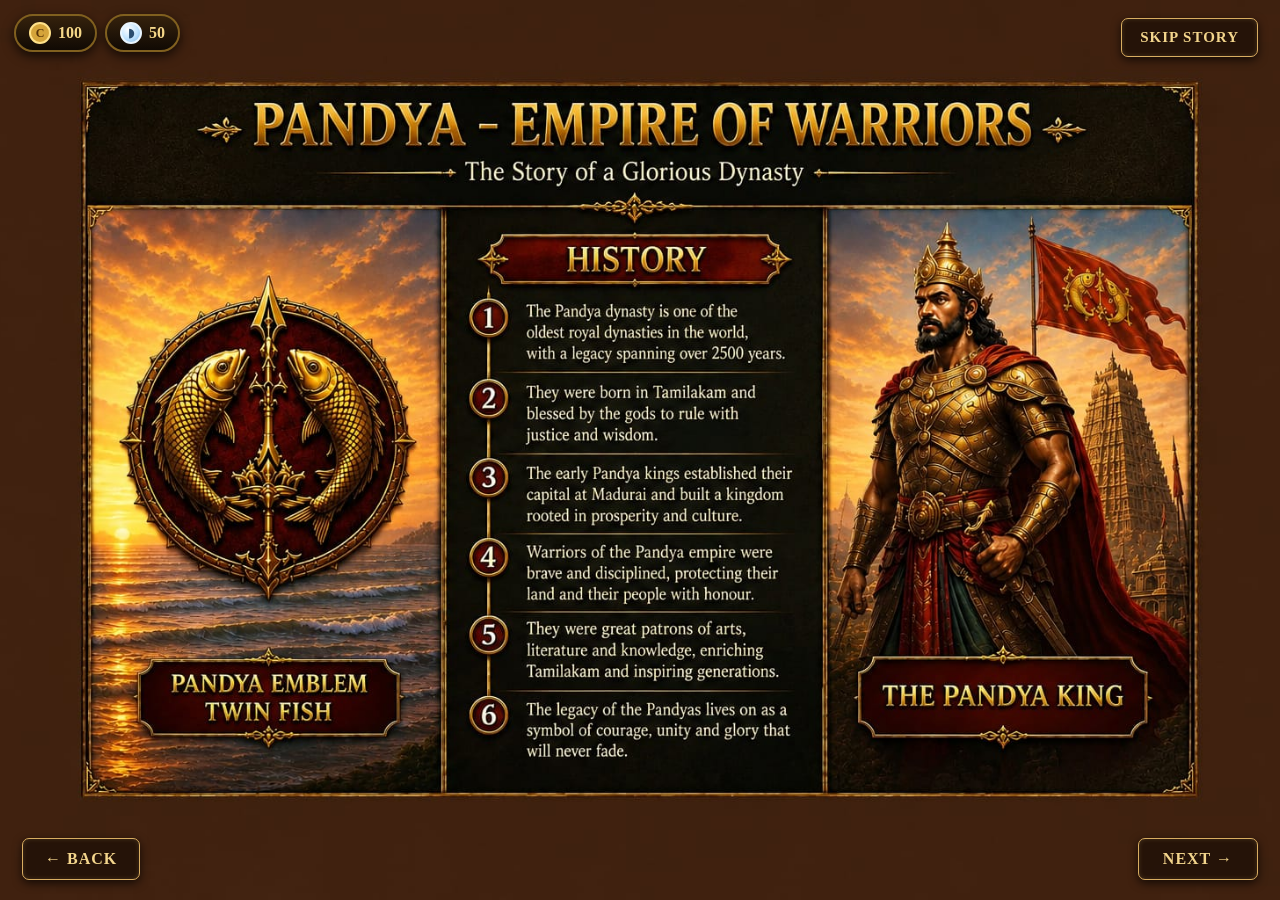
<file: start.html>
<!DOCTYPE html>
<html lang="en">

<head>
    <meta charset="UTF-8">
    <meta name="viewport" content="width=device-width, initial-scale=1.0">

    <title>PANDYA - Empire of Warriors</title>

    <style>

        /* RESET */
        * {
            margin: 0;
            padding: 0;
            box-sizing: border-box;
        }

        html,
        body {
            width: 100%;
            height: 100%;
            overflow: hidden;
        }

        body {
            background: #000;
            font-family: Georgia, "Times New Roman", serif;
        }


        /* =========================
           BACKGROUND IMAGE
           ========================= */

        .story-page {
            position: relative;
            width: 100vw;
            height: 100vh;

            background-image: url("bg2.jpeg");
            background-size: cover;
            background-position: center;
            background-repeat: no-repeat;
        }


        /* =========================
           BUTTON COMMON STYLE
           ========================= */

        .story-btn {
            position: absolute;
            z-index: 10;

            padding: 11px 22px;

            border: 1px solid #d8ad61;
            border-radius: 7px;

            background: rgba(35, 18, 8, 0.90);

            color: #f3d58c;

            font-family: Georgia, "Times New Roman", serif;
            font-size: 15px;
            font-weight: bold;

            letter-spacing: 1px;

            cursor: pointer;

            box-shadow:
                0 3px 10px rgba(0, 0, 0, 0.7),
                inset 0 0 5px rgba(255, 220, 140, 0.15);

            transition: 0.2s ease;
        }


        /* =========================
           HOVER EFFECT
           ========================= */

        .story-btn:hover {
            background: rgba(90, 48, 18, 0.95);
            color: #fff1c7;

            transform: scale(1.04);
        }


        .story-btn:active {
            transform: scale(0.98);
        }


        /* =========================
           SKIP STORY
           TOP RIGHT
           ========================= */

        #skipBtn {
            top: 18px;
            right: 22px;

            padding: 10px 18px;

            font-size: 15px;
        }


        /* =========================
           BACK
           BOTTOM LEFT
           ========================= */

        #backBtn {
            left: 22px;
            bottom: 20px;

            padding: 11px 22px;

            font-size: 16px;
        }


        /* =========================
           NEXT
           BOTTOM RIGHT
           ========================= */

        #nextBtn {
            right: 22px;
            bottom: 20px;

            padding: 11px 24px;

            font-size: 16px;
        }


        /* =========================
           MOBILE SCREEN
           ========================= */

        @media (max-width: 600px) {

            #skipBtn {
                top: 12px;
                right: 12px;

                padding: 8px 12px;
                font-size: 12px;
            }

            #backBtn {
                left: 12px;
                bottom: 12px;

                padding: 9px 16px;
                font-size: 13px;
            }

            #nextBtn {
                right: 12px;
                bottom: 12px;

                padding: 9px 18px;
                font-size: 13px;
            }
        }

    </style>

</head>


<body>


    <!-- =========================
         STORY PAGE
         ========================= -->

    <div class="story-page">


        <!-- SKIP STORY BUTTON -->

        <button
            id="skipBtn"
            class="story-btn"
            type="button">

            SKIP STORY

        </button>


        <!-- BACK BUTTON -->

        <button
            id="backBtn"
            class="story-btn"
            type="button">

            &#8592; BACK

        </button>


        <!-- NEXT BUTTON -->

        <button
            id="nextBtn"
            class="story-btn"
            type="button">

            NEXT &#8594;

        </button>


    </div>



    <!-- =========================
         JAVASCRIPT
         ========================= -->

    <script>

        /* --------------------------------
           BACK BUTTON

           Goes to index.html
           -------------------------------- */

        document
            .getElementById("backBtn")
            .addEventListener("click", function () {

                window.location.href = "index.html";

            });



        /* --------------------------------
           NEXT BUTTON

           Goes to entry.html
           -------------------------------- */

        document
            .getElementById("nextBtn")
            .addEventListener("click", function () {

                window.location.href = "start2.html";

            });



        /* --------------------------------
           SKIP STORY BUTTON

           Goes to entry.html
           -------------------------------- */

        document
            .getElementById("skipBtn")
            .addEventListener("click", function () {

                window.location.href = "showlevel.html";

            });

    </script>


    <script src="settings.js"></script>
    <script src="wallet.js"></script>
</body>

</html>
</file>
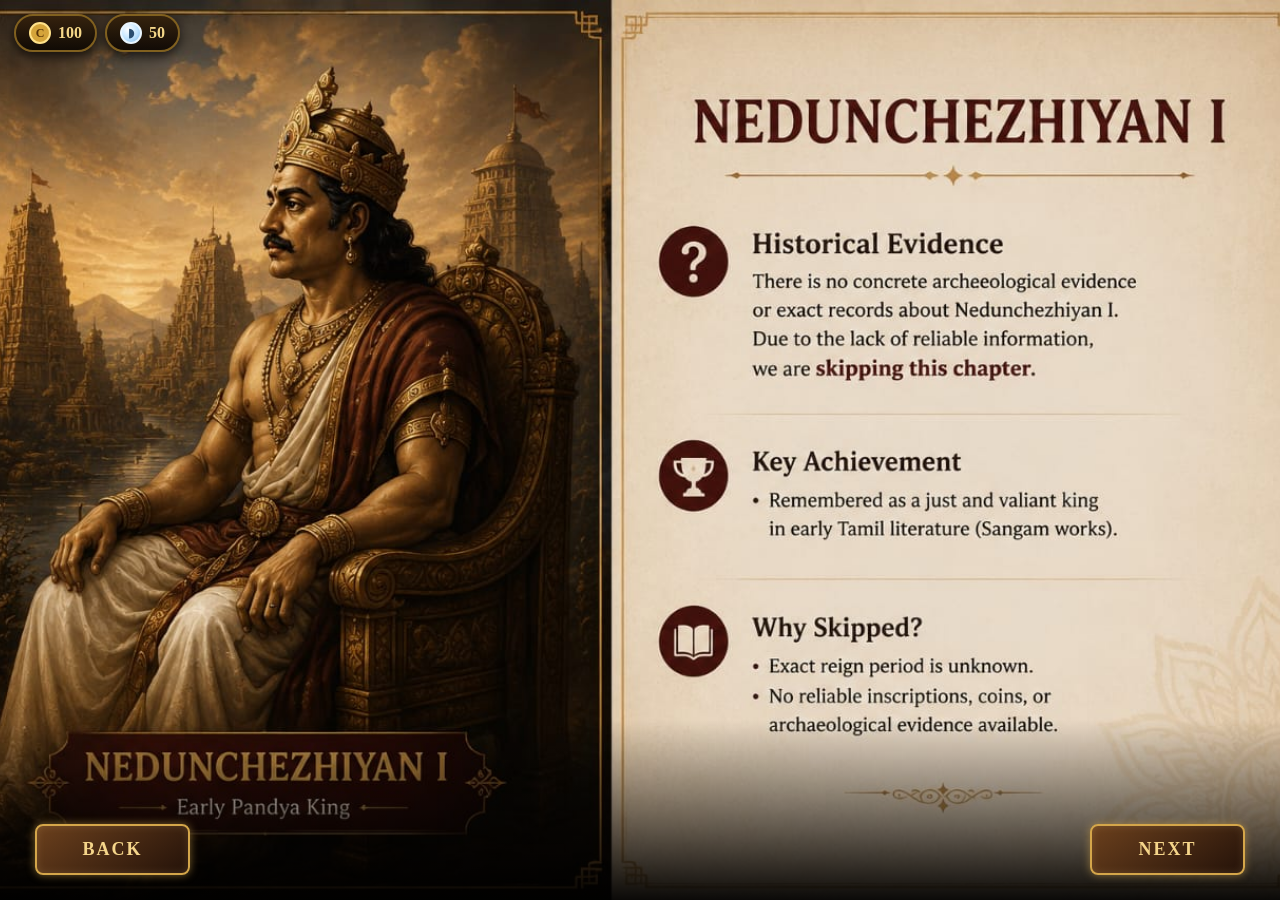
<file: start2.html>
<!DOCTYPE html>
<html lang="en">

<head>

    <meta charset="UTF-8">

    <meta name="viewport"
        content="width=device-width, initial-scale=1.0">

    <title>Nedunchezhiyan I - Page 5</title>


    <style>
        * {
            margin: 0;
            padding: 0;
            box-sizing: border-box;
        }


        html,
        body {
            width: 100%;
            height: 100%;
        }


        body {
            background: #080604;

            font-family:
                Georgia,
                "Times New Roman",
                serif;

            overflow: hidden;
        }

        .fifth-page {

            position: relative;

            width: 100%;
            height: 100vh;

            height: 100svh;

            background-image: url("bg3.jpeg");

            background-repeat: no-repeat;

            background-position: center center;

            background-size: cover;

            overflow: hidden;
        }
        .bottom-gradient {

            position: absolute;

            left: 0;
            bottom: 0;

            width: 100%;
            height: 180px;

            background:
                linear-gradient(
                    to bottom,
                    rgba(0, 0, 0, 0),
                    rgba(0, 0, 0, 0.95)
                );

            pointer-events: none;

            z-index: 5;
        }

        .navigation {

            position: absolute;

            left: 0;
            bottom: 0;

            width: 100%;

            min-height: 95px;

            padding:
                15px
                30px
                22px;

            display: flex;

            justify-content: space-between;

            align-items: center;

            z-index: 20;
        }


        .nav-button {

            min-width: 155px;

            padding:
                13px
                30px;

            border: 2px solid #d4a64a;

            border-radius: 8px;

            background:
                linear-gradient(
                    145deg,
                    #6b401d,
                    #241209
                );

            color: #f5d58a;

            font-family:
                Georgia,
                "Times New Roman",
                serif;

            font-size: 18px;

            font-weight: bold;

            letter-spacing: 2px;

            text-align: center;

            cursor: pointer;

            box-shadow:
                0 0 8px
                rgba(212, 166, 74, 0.55),

                inset 0 0 8px
                rgba(255, 220, 140, 0.15);

            transition:
                transform 0.2s ease,
                box-shadow 0.2s ease,
                background 0.2s ease;

            outline: none;
        }
        .nav-button:hover {

            background:
                linear-gradient(
                    145deg,
                    #875126,
                    #3a1e0d
                );

            color: #fff0b8;

            transform:
                translateY(-3px);

            box-shadow:
                0 0 18px
                rgba(212, 166, 74, 0.9),

                inset 0 0 10px
                rgba(255, 220, 140, 0.2);
        }

        .nav-button:active {

            transform:
                scale(0.95);

            box-shadow:
                0 0 7px
                rgba(212, 166, 74, 0.6);
        }
        #backButton {

            margin-left: 5px;
        }
        #nextButton {

            margin-right: 5px;
        }
        @media (max-width: 600px) {

            .navigation {

                min-height: 85px;

                padding:
                    12px
                    15px
                    18px;
            }


            .nav-button {

                min-width: 125px;

                padding:
                    11px
                    20px;

                font-size: 15px;

                letter-spacing: 1.5px;
            }
        }
        @media (max-width: 380px) {

            .navigation {

                padding-left: 10px;
                padding-right: 10px;
            }


            .nav-button {

                min-width: 110px;

                padding:
                    10px
                    15px;

                font-size: 14px;
            }
        }
        @media (min-width: 601px)
               and (max-width: 1000px) {

            .nav-button {

                min-width: 145px;

                font-size: 17px;
            }
        }

    </style>

</head>


<body>
    <div class="fifth-page">
        <div class="bottom-gradient"></div>
        <div class="navigation">
            <button
                id="backButton"
                class="nav-button"
                type="button">
                BACK
            </button>
            <button
                id="nextButton"
                class="nav-button"
                type="button">
                NEXT
            </button>
        </div>
    </div>
    <script>
        const backButton =
            document.getElementById("backButton");
        const nextButton =
            document.getElementById("nextButton");

        backButton.addEventListener(
            "click",
            function () {

                window.location.href = "start.html";

            }
        );
        nextButton.addEventListener(
            "click",
            function () {

                window.location.href =
                    "showlevel.html";

            }
        );

        document.addEventListener(
            "keydown",
            function (event) {


                if (event.key === "ArrowLeft") {

                    window.location.href =
                        "start.html";

                }


                if (event.key === "ArrowRight") {

                    window.location.href =
                        "showlevel.html";

                }

            }
        );


    </script>


    <script src="settings.js"></script>
    <script src="wallet.js"></script>
</body>

</html>
</file>
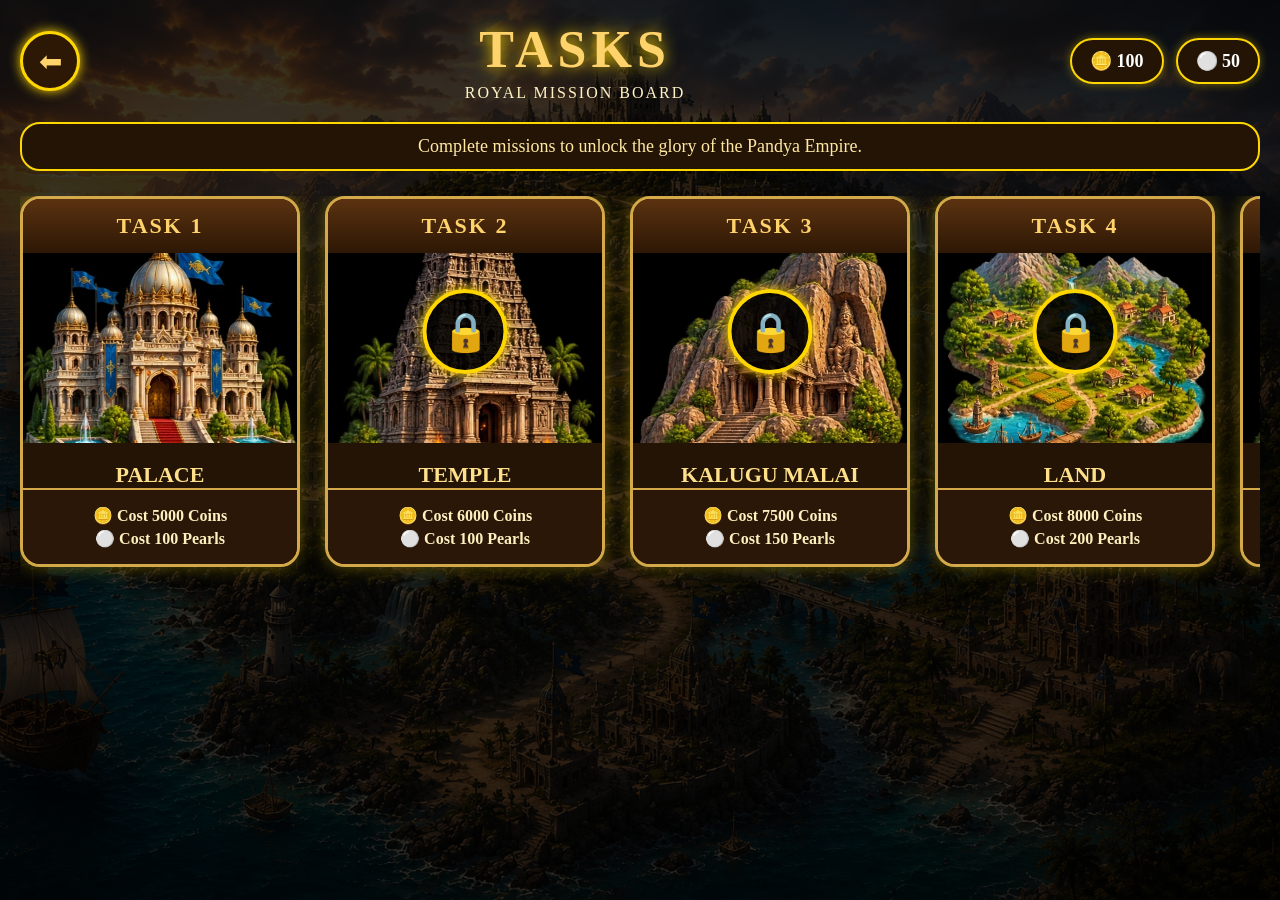
<file: task.html>
<!DOCTYPE html>
<html lang="en">
<head>
<meta charset="UTF-8">
<meta name="viewport" content="width=device-width, initial-scale=1.0">
<title>PANDYA EMPIRE - TASK BOARD</title>

<style>

*{
    margin:0;
    padding:0;
    box-sizing:border-box;
}

body{
    font-family:Georgia, serif;
    background:url("map.png") center center/cover no-repeat fixed;
    min-height:100vh;
    color:#FFD36C;
    overflow:hidden;
}

/* Dark Overlay */

body::before{
    content:"";
    position:fixed;
    inset:0;
    background:rgba(0,0,0,.78);
    z-index:-1;
}

.container{
    width:100%;
    height:100vh;
    padding:20px;
    display:flex;
    flex-direction:column;
}

/* ================= HEADER ================= */

.header{
    display:flex;
    justify-content:space-between;
    align-items:center;
    margin-bottom:20px;
}

.back-btn{
    width:60px;
    height:60px;
    border-radius:50%;
    border:3px solid gold;
    background:#2D1705;
    color:#FFD36C;
    font-size:28px;
    cursor:pointer;
    box-shadow:0 0 12px gold;
}

.back-btn:hover{
    background:#4B2600;
}

.title-box{
    flex:1;
    text-align:center;
}

.title-box h1{
    font-size:52px;
    letter-spacing:5px;
    color:#FFD36C;
    text-shadow:0 0 15px gold;
}

.title-box p{
    margin-top:5px;
    color:#FFF3C6;
    letter-spacing:2px;
}

/* Coins & Pearls */

.status-box{
    display:flex;
    gap:12px;
}

.status{
    background:#241406;
    border:2px solid gold;
    border-radius:25px;
    padding:10px 18px;
    color:white;
    font-size:18px;
    font-weight:bold;
    box-shadow:0 0 10px rgba(255,215,0,.4);
}

/* Subtitle */

.subtitle{
    text-align:center;
    margin-bottom:25px;
    padding:12px;
    border:2px solid gold;
    border-radius:20px;
    background:#241406;
    color:#FFE8A2;
    font-size:18px;
}

/* ================= HORIZONTAL TASK SCROLL ================= */

.task-grid{
    display:flex;
    gap:25px;
    overflow-x:auto;
    overflow-y:hidden;
    scroll-behavior:smooth;
    padding-bottom:20px;
}

.task-grid::-webkit-scrollbar{
    height:12px;
}

.task-grid::-webkit-scrollbar-track{
    background:#2D1705;
    border-radius:20px;
}

.task-grid::-webkit-scrollbar-thumb{
    background:gold;
    border-radius:20px;
}

/* ================= TASK CARD ================= */

.task-card{
    flex:0 0 280px;
    width:280px;
    background:#241406;
    border:3px solid #D4A94A;
    border-radius:20px;
    overflow:hidden;
    position:relative;
    cursor:pointer;
    transition:.3s;
    box-shadow:0 0 18px rgba(255,215,0,.35);
}

.task-card:hover{
    transform:translateY(-8px);
    box-shadow:0 0 25px gold;
}

.task-banner{
    background:linear-gradient(to bottom,#5B3210,#2D1705);
    color:#FFD36C;
    text-align:center;
    padding:14px;
    font-size:22px;
    font-weight:bold;
    letter-spacing:2px;
}

.task-image{
    width:100%;
    height:190px;
    object-fit:cover;
}

/* Lock Icon */

.lock-circle{
    position:absolute;
    top:90px;
    left:50%;
    transform:translateX(-50%);
    width:85px;
    height:85px;
    border-radius:50%;
    border:4px solid gold;
    background:rgba(0,0,0,.88);
    display:flex;
    justify-content:center;
    align-items:center;
    font-size:38px;
    color:white;
    box-shadow:0 0 12px gold;
}

/* Place Name */

.task-name{
    text-align:center;
    padding-top:15px;
    font-size:22px;
    font-weight:bold;
    color:#FFE08A;
}

/* Reward Section */

.reward-box{
    background:#2B1707;
    border-top:2px solid #D4A94A;
    padding:12px;
    text-align:center;
}

.reward{
    color:#FFF0C0;
    font-size:16px;
    font-weight:bold;
    margin:4px 0;
}

/* Mobile */

@media(max-width:768px){

    body{
        overflow:auto;
    }

    .header{
        flex-direction:column;
        gap:15px;
    }

    .title-box h1{
        font-size:36px;
    }

    .status-box{
        justify-content:center;
        flex-wrap:wrap;
    }

    .subtitle{
        font-size:16px;
    }

    .task-card{
        flex:0 0 240px;
        width:240px;
    }

    .task-image{
        height:170px;
    }

    .lock-circle{
        width:75px;
        height:75px;
        top:80px;
        font-size:32px;
    }

}

</style>
</head>

<body>

<div class="container">

    <!-- HEADER -->

    <div class="header">

        <button class="back-btn" onclick="window.location.href='map.html'">⬅</button>

        <div class="title-box">
            <h1>TASKS</h1>
            <p>ROYAL MISSION BOARD</p>
        </div>

        <div class="status-box">
            <div class="status">🪙 <span id="coins" data-wallet-coins>100</span></div>
            <div class="status">⚪ <span id="pearls" data-wallet-pearls>50</span></div>
        </div>

    </div>

    <!-- Subtitle -->

    <div class="subtitle">
        Complete missions to unlock the glory of the Pandya Empire.
    </div>

    <!-- ================= TASKS ================= -->

    <div class="task-grid">

        <!-- TASK 1 -->

        <div class="task-card" onclick="openTask(1)">
            <div class="task-banner">TASK 1</div>
            <img src="palace.jpeg" class="task-image" alt="Palace">
            <div class="lock-circle">🔒</div>

            <div class="task-name">PALACE</div>

            <div class="reward-box">
                <div class="reward">🪙 Cost 5000 Coins</div>
                <div class="reward">⚪ Cost 100 Pearls</div>
            </div>
        </div>

        <!-- TASK 2 -->

        <div class="task-card" onclick="openTask(2)">
            <div class="task-banner">TASK 2</div>
            <img src="temple.jpeg" class="task-image" alt="Temple">
            <div class="lock-circle">🔒</div>

            <div class="task-name">TEMPLE</div>

            <div class="reward-box">
                <div class="reward">🪙 Cost 6000 Coins</div>
                <div class="reward">⚪ Cost 100 Pearls</div>
            </div>
        </div>

        <!-- TASK 3 -->

        <div class="task-card" onclick="openTask(3)">
            <div class="task-banner">TASK 3</div>
            <img src="kalugumalai.jpeg" class="task-image" alt="Kalugu Malai">
            <div class="lock-circle">🔒</div>

            <div class="task-name">KALUGU MALAI</div>

            <div class="reward-box">
                <div class="reward">🪙 Cost 7500 Coins</div>
                <div class="reward">⚪ Cost 150 Pearls</div>
            </div>
        </div>

        <!-- TASK 4 -->

        <div class="task-card" onclick="openTask(4)">
            <div class="task-banner">TASK 4</div>
            <img src="land.jpeg" class="task-image" alt="Land">
            <div class="lock-circle">🔒</div>

            <div class="task-name">LAND</div>

            <div class="reward-box">
                <div class="reward">🪙 Cost 8000 Coins</div>
                <div class="reward">⚪ Cost 200 Pearls</div>
            </div>
        </div>

        <!-- TASK 5 -->

        <div class="task-card" onclick="openTask(5)">
            <div class="task-banner">TASK 5</div>
            <img src="temple.jpeg" class="task-image" alt="Temple">
            <div class="lock-circle">🔒</div>

            <div class="task-name">TEMPLE</div>

            <div class="reward-box">
                <div class="reward">🪙 Cost 9500 Coins</div>
                <div class="reward">⚪ Cost 250 Pearls</div>
            </div>
        </div>

        <!-- TASK 6 -->

        <div class="task-card" onclick="openTask(6)">
            <div class="task-banner">TASK 6</div>
            <img src="padaivalam.jpeg" class="task-image" alt="Padai Valam">
            <div class="lock-circle">🔒</div>

            <div class="task-name">PADAI VALAM</div>

            <div class="reward-box">
                <div class="reward">🪙 Cost 10000 Coins</div>
                <div class="reward">⚪ Cost 300 Pearls</div>
            </div>
        </div>

    </div>

</div>

<!-- JavaScript -->
<script src="settings.js"></script>
<script src="wallet.js"></script>
<script src="lives.js"></script>
<script src="task.js"></script>

</body>
</html>
</file>
<file: src/styles/main.css>
/* ==========================================================================
   Pandya · Empire of Warriors — HUD & screens
   A single stylesheet: design tokens, the in-battle HUD, and the full-screen
   states (loading / start / result). Mobile-first, scales up to desktop.
   ========================================================================== */

:root {
  /* Palette — brass & battlefield */
  --ink: #0d0805;
  --ink-2: #17100a;
  --parchment: #f3e2c0;
  --parchment-2: #e2c893;
  --gold: #e8be62;
  --gold-2: #b8862f;
  --gold-3: #6d4a14;
  --green: #37d16a;
  --green-2: #17853d;
  --green-glow: rgba(55, 209, 106, 0.55);
  --red: #ec4433;
  --red-2: #96190f;
  --red-glow: rgba(236, 68, 51, 0.55);
  --violet: #4a2a63;

  /* Type */
  --font-display: 'Cinzel Decorative', 'Cinzel', Georgia, serif;
  --font-title: 'Cinzel', Georgia, serif;
  --font-ui: 'Rajdhani', 'Segoe UI', system-ui, sans-serif;

  /* Rhythm — every HUD size derives from this so the interface scales as one */
  --u: clamp(9px, 1.35vmin + 0.35vw, 15px);
  --radius: 0.9rem;
  --safe-t: env(safe-area-inset-top, 0px);
  --safe-b: env(safe-area-inset-bottom, 0px);
  --safe-l: env(safe-area-inset-left, 0px);
  --safe-r: env(safe-area-inset-right, 0px);

  --frame: linear-gradient(150deg, #f6dfa6, #c1913c 34%, #7c5518 62%, #e6c377);
  --panel: linear-gradient(165deg, rgba(32, 21, 13, 0.92), rgba(14, 9, 6, 0.94));
}

/* --------------------------------------------------------------- reset ---- */
*,
*::before,
*::after { box-sizing: border-box; }

html, body { height: 100%; }

body {
  margin: 0;
  background: radial-gradient(circle at 50% 30%, #241609, #0a0604 70%);
  color: var(--parchment);
  font-family: var(--font-ui);
  overflow: hidden;
  overscroll-behavior: none;
  -webkit-tap-highlight-color: transparent;
  -webkit-user-select: none;
  user-select: none;
  touch-action: none;
}

h1, h2, p, dl, dd, ul { margin: 0; padding: 0; }
ul { list-style: none; }
button { font: inherit; color: inherit; }
img { display: block; max-width: 100%; }

#app { position: fixed; inset: 0; }

#scene {
  position: absolute;
  inset: 0;
  width: 100%;
  height: 100%;
  display: block;
}

/* Vignette + warm filmic wash over the 3D scene */
#app::after {
  content: '';
  position: absolute;
  inset: 0;
  pointer-events: none;
  background:
    radial-gradient(ellipse at 50% 42%, transparent 42%, rgba(8, 4, 2, 0.55) 100%),
    linear-gradient(to top, rgba(10, 5, 2, 0.5), transparent 32%);
  z-index: 1;
}

/* ============================================================== HUD shell === */
.hud {
  position: absolute;
  inset: 0;
  z-index: 3;
  display: grid;
  grid-template-rows: auto 1fr auto;
  padding: calc(var(--safe-t) + var(--u) * 0.9) calc(var(--safe-r) + var(--u)) calc(var(--safe-b) + var(--u) * 0.9)
    calc(var(--safe-l) + var(--u));
  pointer-events: none;
}
.hud[hidden] { display: none; }
.hud > * { pointer-events: none; }
.hud button,
.hud [data-joystick] { pointer-events: auto; }

/* ------------------------------------------------------------ top status --- */
.hud__top {
  display: grid;
  grid-template-columns: minmax(0, 1fr) auto minmax(0, 1fr);
  align-items: start;
  gap: var(--u);
  animation: drop-in 0.7s cubic-bezier(0.2, 0.9, 0.25, 1) both;
}

.fighter-card {
  display: flex;
  align-items: flex-start;
  gap: calc(var(--u) * 0.6);
  min-width: 0;
}
.fighter-card--enemy { justify-content: flex-end; }
.fighter-card__body { flex: 1; min-width: 0; max-width: calc(var(--u) * 30); }
.fighter-card--enemy .fighter-card__body { display: flex; flex-direction: column; align-items: flex-end; }
.fighter-card--enemy .fighter-card__row { flex-direction: row-reverse; }

.fighter-card__row {
  display: flex;
  align-items: baseline;
  justify-content: space-between;
  gap: calc(var(--u) * 0.5);
  width: 100%;
}

.fighter-card__name {
  font-family: var(--font-title);
  font-size: calc(var(--u) * 1.35);
  font-weight: 700;
  letter-spacing: 0.16em;
  text-transform: uppercase;
  color: var(--parchment);
  text-shadow: 0 2px 6px rgba(0, 0, 0, 0.85);
  white-space: nowrap;
  overflow: hidden;
  text-overflow: ellipsis;
}

.fighter-card__hp {
  font-size: calc(var(--u) * 1.15);
  font-weight: 700;
  font-variant-numeric: tabular-nums;
  color: var(--gold);
  text-shadow: 0 2px 5px rgba(0, 0, 0, 0.9);
}

.fighter-card__tag {
  margin-top: calc(var(--u) * 0.35);
  font-size: calc(var(--u) * 0.82);
  letter-spacing: 0.14em;
  text-transform: uppercase;
  color: rgba(243, 226, 192, 0.55);
  white-space: nowrap;
  overflow: hidden;
  text-overflow: ellipsis;
  max-width: 100%;
}

/* Portrait medallions */
.portrait {
  position: relative;
  flex: 0 0 auto;
  width: calc(var(--u) * 4.4);
  height: calc(var(--u) * 4.4);
  border-radius: 50%;
  padding: 2px;
  background: var(--frame);
  box-shadow: 0 calc(var(--u) * 0.25) calc(var(--u) * 0.9) rgba(0, 0, 0, 0.75);
  overflow: hidden;
  isolation: isolate;
}
.portrait img {
  width: 100%;
  height: 100%;
  border-radius: 50%;
  object-fit: cover;
  background: #1b1209;
}
.portrait::after {
  content: '';
  position: absolute;
  inset: 2px;
  border-radius: 50%;
  box-shadow: inset 0 0 0 2px rgba(0, 0, 0, 0.55), inset 0 calc(var(--u) * 0.4) calc(var(--u) * 0.8) rgba(0, 0, 0, 0.5);
}
.portrait--player { box-shadow: 0 0 0 1px rgba(55, 209, 106, 0.5), 0 6px 18px rgba(0, 0, 0, 0.7); }
.portrait--enemy { box-shadow: 0 0 0 1px rgba(236, 68, 51, 0.5), 0 6px 18px rgba(0, 0, 0, 0.7); }

.portrait.is-hurt { animation: portrait-hit 0.4s ease; }
@keyframes portrait-hit {
  0% { transform: translate3d(0, 0, 0) scale(1); filter: brightness(1); }
  25% { transform: translate3d(calc(var(--u) * -0.25), 0, 0) scale(1.06); filter: brightness(1.9) saturate(0.6); }
  60% { transform: translate3d(calc(var(--u) * 0.2), 0, 0) scale(0.98); }
  100% { transform: none; filter: none; }
}

/* Health bars */
.bar {
  position: relative;
  width: 100%;
  height: calc(var(--u) * 1.25);
  border-radius: 999px;
  background: linear-gradient(180deg, #0a0603, #1d130a);
  box-shadow: inset 0 2px 5px rgba(0, 0, 0, 0.95), 0 0 0 2px rgba(0, 0, 0, 0.55), 0 0 0 3px var(--gold-3),
    0 calc(var(--u) * 0.2) calc(var(--u) * 0.6) rgba(0, 0, 0, 0.7);
  overflow: hidden;
}
.bar__fill,
.bar__lag {
  position: absolute;
  inset: 2px;
  width: calc(100% - 4px);
  border-radius: 999px;
  transform-origin: left center;
  transform: scaleX(1);
}
.bar--enemy .bar__fill,
.bar--enemy .bar__lag { transform-origin: right center; }

.bar__lag { background: rgba(255, 245, 220, 0.55); transition: transform 0.55s cubic-bezier(0.3, 0, 0.2, 1) 0.14s; }
.bar__fill { transition: transform 0.22s cubic-bezier(0.2, 0.8, 0.3, 1); }

.bar--player .bar__fill {
  background: linear-gradient(180deg, #7bf3a4, var(--green) 45%, var(--green-2));
  box-shadow: 0 0 calc(var(--u) * 0.9) var(--green-glow);
}
.bar--enemy .bar__fill {
  background: linear-gradient(180deg, #ff8b78, var(--red) 45%, var(--red-2));
  box-shadow: 0 0 calc(var(--u) * 0.9) var(--red-glow);
}
.bar__gloss {
  position: absolute;
  inset: 2px 2px 45% 2px;
  border-radius: 999px;
  background: linear-gradient(180deg, rgba(255, 255, 255, 0.35), transparent);
  pointer-events: none;
}
.bar.is-low .bar__fill { animation: pulse-low 0.9s ease-in-out infinite; }
@keyframes pulse-low {
  50% { filter: brightness(1.6) saturate(1.3); }
}

/* Lives */
.lives {
  display: flex;
  gap: calc(var(--u) * 0.4);
  margin-top: calc(var(--u) * 0.45);
}
.life {
  width: calc(var(--u) * 1.15);
  height: calc(var(--u) * 1.15);
  background: currentColor;
  color: rgba(120, 90, 60, 0.45);
  -webkit-mask: var(--heart) center / contain no-repeat;
  mask: var(--heart) center / contain no-repeat;
  --heart: url("data:image/svg+xml,%3Csvg xmlns='http://www.w3.org/2000/svg' viewBox='0 0 24 24'%3E%3Cpath d='M12 21S3 14.7 3 8.9A4.9 4.9 0 0 1 12 6a4.9 4.9 0 0 1 9 2.9C21 14.7 12 21 12 21z'/%3E%3C/svg%3E");
  transition: color 0.3s ease, transform 0.3s ease, filter 0.3s ease;
}
.life.is-active {
  color: #ff5a4a;
  filter: drop-shadow(0 0 calc(var(--u) * 0.35) rgba(255, 90, 74, 0.75));
}
.life.is-lost { animation: life-pop 0.55s ease forwards; }
@keyframes life-pop {
  0% { transform: scale(1); }
  35% { transform: scale(1.55); filter: brightness(2.2); }
  100% { transform: scale(1); color: rgba(120, 90, 60, 0.45); filter: none; }
}

/* Center — round badge + loot */
.hud__center {
  display: flex;
  flex-direction: column;
  align-items: center;
  gap: calc(var(--u) * 0.5);
}
.vs-badge {
  display: grid;
  place-items: center;
  padding: calc(var(--u) * 0.3) calc(var(--u) * 1.1) calc(var(--u) * 0.45);
  background: var(--panel);
  border: 2px solid transparent;
  border-radius: 0 0 calc(var(--u) * 1.1) calc(var(--u) * 1.1);
  background-image: var(--panel), var(--frame);
  background-origin: border-box;
  background-clip: padding-box, border-box;
  box-shadow: 0 calc(var(--u) * 0.35) calc(var(--u) * 1) rgba(0, 0, 0, 0.7);
}
.vs-badge__round {
  font-size: calc(var(--u) * 0.72);
  letter-spacing: 0.3em;
  text-transform: uppercase;
  color: var(--gold-2);
}
.vs-badge__vs {
  font-family: var(--font-display);
  font-size: calc(var(--u) * 1.5);
  line-height: 1;
  color: var(--gold);
  text-shadow: 0 0 calc(var(--u) * 0.8) rgba(232, 190, 98, 0.55);
}

.loot { display: flex; gap: calc(var(--u) * 0.55); }
.loot__item {
  display: inline-flex;
  align-items: center;
  gap: calc(var(--u) * 0.3);
  padding: calc(var(--u) * 0.2) calc(var(--u) * 0.6);
  border-radius: 999px;
  background: rgba(12, 7, 4, 0.72);
  box-shadow: inset 0 0 0 1px rgba(232, 190, 98, 0.35);
  font-size: calc(var(--u) * 0.95);
  font-weight: 700;
  font-variant-numeric: tabular-nums;
  backdrop-filter: blur(4px);
}
.loot__item svg { width: calc(var(--u) * 1.1); height: calc(var(--u) * 1.1); fill: none; stroke-width: 1.7; }
.loot__item--coin svg { stroke: #ffd257; }
.loot__item--coin b { color: #ffd257; }
.loot__item--gem svg { stroke: #7de6ff; }
.loot__item--gem b { color: #7de6ff; }
.loot__item.is-bumped { animation: bump 0.4s ease; }
@keyframes bump {
  40% { transform: scale(1.22); }
}

/* ------------------------------------------------------------- announce --- */
.announce {
  grid-row: 2;
  align-self: center;
  justify-self: center;
  font-family: var(--font-display);
  font-size: clamp(1.4rem, 6vmin, 3.4rem);
  letter-spacing: 0.12em;
  text-transform: uppercase;
  color: var(--parchment);
  text-shadow: 0 0 calc(var(--u) * 1.4) rgba(255, 190, 90, 0.7), 0 calc(var(--u) * 0.3) calc(var(--u) * 0.6) rgba(0, 0, 0, 0.9);
  opacity: 0;
  text-align: center;
}
.announce.is-on { animation: announce 1.5s cubic-bezier(0.15, 0.9, 0.2, 1) both; }
.announce.is-danger { color: #ff9c8b; }
@keyframes announce {
  0% { opacity: 0; transform: scale(1.45) translateY(0.2em); letter-spacing: 0.4em; filter: blur(6px); }
  22% { opacity: 1; transform: scale(1); letter-spacing: 0.12em; filter: blur(0); }
  75% { opacity: 1; transform: scale(1); }
  100% { opacity: 0; transform: scale(0.96) translateY(-0.25em); }
}

/* Floating damage / heal numbers projected from the 3D scene */
.floaters { position: absolute; inset: 0; overflow: hidden; }
.floater {
  position: absolute;
  transform: translate(-50%, -50%);
  font-family: var(--font-title);
  font-size: calc(var(--u) * 1.6);
  font-weight: 700;
  letter-spacing: 0.05em;
  text-shadow: 0 2px 6px rgba(0, 0, 0, 0.9);
  animation: floater 1s ease-out forwards;
  white-space: nowrap;
}
.floater--damage { color: #ffd0a0; }
.floater--crit { color: #ffe27a; font-size: calc(var(--u) * 2.2); }
.floater--heal { color: #8dffb4; }
.floater--block { color: #bcd9ff; font-size: calc(var(--u) * 1.15); }
@keyframes floater {
  0% { opacity: 0; transform: translate(-50%, -30%) scale(0.6); }
  18% { opacity: 1; transform: translate(-50%, -60%) scale(1.12); }
  100% { opacity: 0; transform: translate(-50%, -190%) scale(0.95); }
}

/* -------------------------------------------------------------- controls --- */
.hud__bottom {
  grid-row: 3;
  display: flex;
  align-items: flex-end;
  justify-content: space-between;
  gap: var(--u);
  animation: rise-in 0.8s 0.1s cubic-bezier(0.2, 0.9, 0.25, 1) both;
}

/* Joystick */
.pad {
  position: relative;
  width: calc(var(--u) * 11);
  height: calc(var(--u) * 11);
  flex: 0 0 auto;
  touch-action: none;
}
.pad__ring {
  position: absolute;
  inset: 0;
  border-radius: 50%;
  display: grid;
  place-items: center;
  background: radial-gradient(circle at 50% 35%, rgba(56, 36, 20, 0.8), rgba(10, 6, 3, 0.85));
  box-shadow: inset 0 0 0 2px rgba(232, 190, 98, 0.35), inset 0 calc(var(--u) * 0.5) calc(var(--u) * 1.2) rgba(0, 0, 0, 0.8),
    0 calc(var(--u) * 0.35) calc(var(--u) * 1.1) rgba(0, 0, 0, 0.6);
  backdrop-filter: blur(3px);
}
.pad__label {
  font-size: calc(var(--u) * 0.7);
  letter-spacing: 0.35em;
  text-transform: uppercase;
  color: rgba(232, 190, 98, 0.5);
  transform: translateY(calc(var(--u) * 2.6));
}
.pad__hint {
  position: absolute;
  font-size: calc(var(--u) * 0.85);
  color: rgba(232, 190, 98, 0.45);
}
.pad__hint--up { top: calc(var(--u) * 0.7); }
.pad__hint--down { bottom: calc(var(--u) * 0.7); }

.pad__stick {
  position: absolute;
  left: 50%;
  top: 50%;
  width: calc(var(--u) * 4.6);
  height: calc(var(--u) * 4.6);
  margin: calc(var(--u) * -2.3) 0 0 calc(var(--u) * -2.3);
  border-radius: 50%;
  background: radial-gradient(circle at 38% 30%, #f7e0ab, #c08f36 45%, #6b4715);
  box-shadow: 0 calc(var(--u) * 0.3) calc(var(--u) * 0.8) rgba(0, 0, 0, 0.8), inset 0 -3px 6px rgba(0, 0, 0, 0.45);
  transition: transform 0.16s ease-out, box-shadow 0.2s ease;
  will-change: transform;
}
.pad.is-active .pad__stick {
  transition: none;
  box-shadow: 0 0 calc(var(--u) * 1.4) rgba(232, 190, 98, 0.6), inset 0 -3px 6px rgba(0, 0, 0, 0.45);
}

/* Discrete forward / back keys (desktop friendly, hidden on coarse pointers) */
.pad__key {
  position: absolute;
  left: 50%;
  transform: translateX(-50%);
  width: calc(var(--u) * 3);
  height: calc(var(--u) * 1.9);
  border: 0;
  border-radius: 0.5rem;
  background: rgba(20, 12, 6, 0.72);
  color: rgba(232, 190, 98, 0.85);
  box-shadow: inset 0 0 0 1px rgba(232, 190, 98, 0.4);
  cursor: pointer;
  opacity: 0;
  pointer-events: none;
  transition: background 0.18s ease, transform 0.12s ease;
}
.pad__key--fwd { top: calc(var(--u) * -2.4); }
.pad__key--back { bottom: calc(var(--u) * -2.4); }
@media (hover: hover) and (pointer: fine) {
  .pad__key { opacity: 1; pointer-events: auto; }
  .pad__key:hover { background: rgba(60, 38, 16, 0.9); }
  .pad__key:active,
  .pad__key.is-down { transform: translateX(-50%) scale(0.94); background: var(--gold-3); }
}

/* Action buttons */
.actions { display: flex; flex-direction: column; align-items: flex-end; gap: calc(var(--u) * 0.55); }
.actions__grid {
  display: grid;
  grid-template-columns: repeat(3, auto);
  gap: calc(var(--u) * 0.6);
  align-items: end;
  justify-items: center;
}

.btn {
  position: relative;
  display: grid;
  place-items: center;
  gap: 2px;
  width: calc(var(--u) * 5.1);
  height: calc(var(--u) * 5.1);
  padding: 0;
  border: 0;
  border-radius: 50%;
  cursor: pointer;
  isolation: isolate;
  color: #fff;
  font-family: var(--font-ui);
  font-size: calc(var(--u) * 0.72);
  font-weight: 700;
  letter-spacing: 0.09em;
  text-transform: uppercase;
  line-height: 1.05;
  text-shadow: 0 1px 3px rgba(0, 0, 0, 0.7);
  background: radial-gradient(circle at 50% 32%, var(--btn-a), var(--btn-b) 72%);
  box-shadow: 0 0 0 2px rgba(0, 0, 0, 0.5), 0 0 0 4px var(--gold-3), 0 calc(var(--u) * 0.35) calc(var(--u) * 0.9) rgba(0, 0, 0, 0.65),
    inset 0 calc(var(--u) * 0.18) calc(var(--u) * 0.45) rgba(255, 255, 255, 0.28),
    inset 0 calc(var(--u) * -0.3) calc(var(--u) * 0.5) rgba(0, 0, 0, 0.45);
  transition: transform 0.12s cubic-bezier(0.3, 1.4, 0.5, 1), box-shadow 0.18s ease, filter 0.18s ease;
}
.btn svg {
  width: calc(var(--u) * 1.9);
  height: calc(var(--u) * 1.9);
  fill: none;
  stroke: currentColor;
  stroke-width: 1.8;
  stroke-linecap: round;
  stroke-linejoin: round;
  filter: drop-shadow(0 1px 2px rgba(0, 0, 0, 0.6));
}
.btn--lg { width: calc(var(--u) * 6.4); height: calc(var(--u) * 6.4); font-size: calc(var(--u) * 0.85); }
.btn--lg svg { width: calc(var(--u) * 2.4); height: calc(var(--u) * 2.4); }
.btn--green { --btn-a: #4ff08a; --btn-b: #0f7a37; }
.btn--red { --btn-a: #ff7c62; --btn-b: #9d1a0d; }

@media (hover: hover) and (pointer: fine) {
  .btn:hover {
    transform: translateY(-2px) scale(1.04);
    filter: saturate(1.15) brightness(1.08);
    box-shadow: 0 0 0 2px rgba(0, 0, 0, 0.5), 0 0 0 4px var(--gold-2), 0 calc(var(--u) * 0.6) calc(var(--u) * 1.3) rgba(0, 0, 0, 0.7),
      0 0 calc(var(--u) * 1.6) var(--ring, rgba(255, 210, 120, 0.45)), inset 0 calc(var(--u) * 0.18) calc(var(--u) * 0.45) rgba(255, 255, 255, 0.32);
  }
  .btn--green:hover { --ring: var(--green-glow); }
  .btn--red:hover { --ring: var(--red-glow); }
}
.btn:active,
.btn.is-down { transform: translateY(1px) scale(0.94); filter: brightness(1.3); }
.btn:focus-visible { outline: 3px solid var(--parchment); outline-offset: 3px; }
.btn[disabled],
.btn.is-cooling { cursor: not-allowed; filter: grayscale(0.55) brightness(0.72); }
.btn.is-held { box-shadow: 0 0 0 2px rgba(0, 0, 0, 0.5), 0 0 0 5px var(--gold), 0 0 calc(var(--u) * 2) var(--green-glow); }

/* Radial cooldown sweep */
.btn__cd {
  position: absolute;
  inset: 0;
  border-radius: 50%;
  pointer-events: none;
  background: conic-gradient(rgba(4, 2, 1, 0.72) calc(var(--cd, 0) * 1turn), transparent 0);
  transition: background 0.1s linear;
}

/* Enemy attack indicator — visual only */
.btn--indicator {
  cursor: default;
  opacity: 0.4;
  filter: grayscale(0.5) brightness(0.75);
  transition: opacity 0.2s ease, filter 0.2s ease, transform 0.2s ease;
}
.btn--indicator.is-live {
  opacity: 1;
  filter: none;
  animation: enemy-warn 0.55s ease-out;
}
@keyframes enemy-warn {
  0% { transform: scale(1); box-shadow: 0 0 0 2px rgba(0, 0, 0, 0.5), 0 0 0 4px var(--gold-3); }
  40% { transform: scale(1.18); box-shadow: 0 0 0 2px rgba(0, 0, 0, 0.5), 0 0 0 6px var(--red), 0 0 calc(var(--u) * 2.4) var(--red-glow); }
  100% { transform: scale(1); }
}

/* Weapon strip — each chip is a direct-select weapon button (tap Vaal/sword
   to put the kathi back in the king's hand). */
.weapon-strip {
  display: flex;
  gap: calc(var(--u) * 0.35);
  padding: calc(var(--u) * 0.25) calc(var(--u) * 0.45);
  border-radius: 999px;
  background: rgba(10, 6, 3, 0.72);
  box-shadow: inset 0 0 0 1px rgba(232, 190, 98, 0.3);
}
.weapon-chip {
  display: inline-flex;
  align-items: center;
  gap: calc(var(--u) * 0.25);
  padding: calc(var(--u) * 0.12) calc(var(--u) * 0.55);
  border: 0;
  border-radius: 999px;
  background: transparent;
  cursor: pointer;
  pointer-events: auto;
  font-family: var(--font-ui);
  font-size: calc(var(--u) * 0.75);
  font-weight: 700;
  letter-spacing: 0.14em;
  text-transform: uppercase;
  color: rgba(243, 226, 192, 0.45);
  text-shadow: 0 1px 3px rgba(0, 0, 0, 0.7);
  transition: color 0.25s ease, background 0.25s ease, transform 0.25s ease;
}
.weapon-chip:hover { color: rgba(243, 226, 192, 0.85); }
.weapon-chip:active { transform: scale(0.94); }
.weapon-chip.is-on {
  color: #0f0803;
  background: linear-gradient(180deg, var(--gold), var(--gold-2));
  text-shadow: none;
  transform: translateY(-1px);
  box-shadow: 0 0 calc(var(--u) * 0.9) rgba(232, 190, 98, 0.6);
}

/* ============================================================== screens ==== */
.screen {
  position: absolute;
  inset: 0;
  z-index: 6;
  display: grid;
  place-items: center;
  padding: calc(var(--u) * 2);
  background:
    radial-gradient(ellipse at 50% 40%, rgba(60, 30, 8, 0.55), rgba(6, 3, 1, 0.93) 70%),
    linear-gradient(160deg, rgba(10, 5, 2, 0.9), rgba(4, 2, 1, 0.97));
  backdrop-filter: blur(7px);
  text-align: center;
  transition: opacity 0.5s ease, visibility 0.5s;
}

/* War-scene backdrop on the loading & start screens so the battle mood starts
   the moment the page opens (the result/pause screens keep the dark wash). */
.screen--loading,
.screen--start {
  background:
    linear-gradient(160deg, rgba(12, 6, 2, 0.72), rgba(4, 2, 1, 0.88)),
    url('../../assets/war-background.png') center 30% / cover no-repeat;
  backdrop-filter: none;
}
.screen[hidden] { display: none; }
.screen.is-fading { opacity: 0; visibility: hidden; }
.screen__inner { max-width: min(46rem, 92vw); display: grid; justify-items: center; gap: calc(var(--u) * 1.1); }

.screen__kicker {
  font-size: calc(var(--u) * 0.95);
  letter-spacing: 0.45em;
  text-transform: uppercase;
  color: var(--gold-2);
}
.title { display: grid; gap: calc(var(--u) * 0.3); line-height: 1; }
.title__small {
  font-family: var(--font-title);
  font-size: clamp(1rem, 2.6vmin, 1.6rem);
  letter-spacing: 0.6em;
  text-indent: 0.6em;
  color: var(--parchment-2);
}
.title__big {
  font-family: var(--font-display);
  font-size: clamp(2rem, 8.5vmin, 5rem);
  font-weight: 900;
  letter-spacing: 0.04em;
  background: linear-gradient(178deg, #fff4d6 4%, var(--gold) 42%, #9a6a1c 78%, #f0d391);
  -webkit-background-clip: text;
  background-clip: text;
  color: transparent;
  filter: drop-shadow(0 calc(var(--u) * 0.3) calc(var(--u) * 0.7) rgba(0, 0, 0, 0.85));
}
.screen__lede {
  max-width: 34em;
  font-size: clamp(0.95rem, 2vmin, 1.15rem);
  line-height: 1.65;
  color: rgba(243, 226, 192, 0.78);
}
.screen__lede em { color: var(--gold); font-style: normal; }

.cta {
  position: relative;
  margin-top: calc(var(--u) * 0.5);
  padding: calc(var(--u) * 0.95) calc(var(--u) * 3.2);
  border: 0;
  border-radius: 999px;
  cursor: pointer;
  font-family: var(--font-title);
  font-size: clamp(0.95rem, 2.2vmin, 1.25rem);
  font-weight: 700;
  letter-spacing: 0.22em;
  text-transform: uppercase;
  color: #22150a;
  background: linear-gradient(180deg, #ffeab6, var(--gold) 40%, #a97c26);
  box-shadow: 0 0 0 2px rgba(0, 0, 0, 0.45), 0 0 0 4px rgba(232, 190, 98, 0.35), 0 calc(var(--u) * 0.5) calc(var(--u) * 1.4) rgba(0, 0, 0, 0.65);
  transition: transform 0.16s cubic-bezier(0.3, 1.5, 0.4, 1), box-shadow 0.22s ease, filter 0.22s ease;
}
.cta::after {
  content: '';
  position: absolute;
  inset: 0;
  border-radius: inherit;
  background: linear-gradient(105deg, transparent 35%, rgba(255, 255, 255, 0.75) 50%, transparent 65%);
  background-size: 280% 100%;
  animation: sheen 3.4s ease-in-out infinite;
  mix-blend-mode: overlay;
  pointer-events: none;
}
@keyframes sheen {
  0%, 65% { background-position: 130% 0; }
  100% { background-position: -60% 0; }
}
.cta:hover { transform: translateY(-3px) scale(1.03); filter: brightness(1.08); box-shadow: 0 0 0 2px rgba(0, 0, 0, 0.45), 0 0 0 5px var(--gold), 0 calc(var(--u) * 0.8) calc(var(--u) * 2) rgba(0, 0, 0, 0.7); }
.cta:active { transform: translateY(0) scale(0.98); }
.cta--sm { padding: calc(var(--u) * 0.75) calc(var(--u) * 2.4); font-size: clamp(0.85rem, 1.9vmin, 1.05rem); }

.keys { display: flex; flex-wrap: wrap; justify-content: center; gap: calc(var(--u) * 0.9); font-size: calc(var(--u) * 0.9); color: rgba(243, 226, 192, 0.6); }
.keys li { letter-spacing: 0.1em; text-transform: uppercase; }
kbd {
  display: inline-block;
  min-width: 1.6em;
  padding: 0.15em 0.4em;
  border-radius: 0.35em;
  background: rgba(232, 190, 98, 0.14);
  box-shadow: inset 0 0 0 1px rgba(232, 190, 98, 0.4);
  font-family: var(--font-ui);
  font-weight: 700;
  color: var(--gold);
}
@media (hover: none) and (pointer: coarse) { .keys { display: none; } }

/* Loading */
.loadbar {
  width: min(28rem, 70vw);
  height: calc(var(--u) * 0.8);
  border-radius: 999px;
  background: rgba(0, 0, 0, 0.6);
  box-shadow: inset 0 0 0 1px rgba(232, 190, 98, 0.35);
  overflow: hidden;
}
.loadbar__fill {
  height: 100%;
  width: 0%;
  border-radius: 999px;
  background: linear-gradient(90deg, #a4721f, var(--gold), #fff0c8);
  box-shadow: 0 0 calc(var(--u) * 1.2) rgba(232, 190, 98, 0.7);
  transition: width 0.4s ease;
}
.loadbar__text { font-size: calc(var(--u) * 0.95); letter-spacing: 0.3em; text-transform: uppercase; color: rgba(243, 226, 192, 0.6); }

/* Reveal-on-enter choreography */
.reveal { opacity: 0; transform: translateY(1.6rem); animation: reveal 0.85s cubic-bezier(0.2, 0.9, 0.25, 1) forwards; }
.reveal--1 { animation-delay: 0.1s; }
.reveal--2 { animation-delay: 0.22s; }
.reveal--3 { animation-delay: 0.34s; }
.reveal--4 { animation-delay: 0.46s; }
.reveal--5 { animation-delay: 0.58s; }
@keyframes reveal { to { opacity: 1; transform: none; } }
@keyframes drop-in { from { opacity: 0; transform: translateY(-1.5rem); } to { opacity: 1; transform: none; } }
@keyframes rise-in { from { opacity: 0; transform: translateY(2rem); } to { opacity: 1; transform: none; } }

/* ------------------------------------------------------------- result ----- */
.screen--result { background: radial-gradient(ellipse at 50% 45%, rgba(70, 20, 6, 0.5), rgba(5, 2, 1, 0.94) 72%); }
.screen--result.is-win { background: radial-gradient(ellipse at 50% 45%, rgba(80, 58, 8, 0.55), rgba(5, 3, 1, 0.94) 72%); }

.scroll-card {
  width: min(62rem, 94vw);
  animation: scroll-open 0.7s cubic-bezier(0.2, 0.9, 0.25, 1) both;
}
@keyframes scroll-open {
  0% { opacity: 0; transform: scale(0.82) rotateX(28deg); }
  100% { opacity: 1; transform: none; }
}
.scroll-card__rod {
  height: calc(var(--u) * 1.1);
  border-radius: 999px;
  background: linear-gradient(180deg, #f0d69c, #97682a 55%, #543509);
  box-shadow: 0 calc(var(--u) * 0.25) calc(var(--u) * 0.7) rgba(0, 0, 0, 0.75);
  margin-inline: calc(var(--u) * -0.6);
}
.scroll-card__body {
  display: flex;
  flex-direction: row;
  align-items: center;
  justify-content: center;
  gap: calc(var(--u) * 2.2);
  padding: calc(var(--u) * 1.5) calc(var(--u) * 1.6) calc(var(--u) * 1.6);
  background: linear-gradient(170deg, #f6e6c4, #e6cf9e 45%, #d8bd85);
  color: #33200d;
  box-shadow: inset 0 0 calc(var(--u) * 3) rgba(120, 80, 30, 0.35), 0 calc(var(--u) * 1.2) calc(var(--u) * 2.6) rgba(0, 0, 0, 0.65);
  max-height: calc(100vh - var(--u) * 4);
  overflow: auto;
}

/* Win and Lose screens share the same horizontal layout:
   seal + title on the left, tally + rewards + buttons on the right. */
.scroll-card__col--left,
.scroll-card__col--right {
  display: grid;
  justify-items: center;
  align-content: center;
  gap: calc(var(--u) * 0.7);
  min-width: 0;
  text-align: center;
}
.scroll-card__col--left { flex: 0.9 1 0; }
.scroll-card__col--right { flex: 1.1 1 0; width: 100%; }
.scroll-card__seal svg {
  width: calc(var(--u) * 4.4);
  height: calc(var(--u) * 4.4);
  fill: none;
  stroke: #8a5a1b;
  stroke-width: 1.7;
  stroke-linecap: round;
  stroke-linejoin: round;
  animation: seal-float 3.4s ease-in-out infinite;
}
@keyframes seal-float {
  50% { transform: translateY(-6px) rotate(-2deg); }
}
.scroll-card__title {
  font-family: var(--font-display);
  font-size: clamp(1.9rem, 7vmin, 3.2rem);
  line-height: 1;
  letter-spacing: 0.06em;
  text-transform: uppercase;
  color: #7d1c0d;
  text-shadow: 0 2px 0 rgba(255, 255, 255, 0.35);
}
.screen--result.is-win .scroll-card__title { color: #146b32; }
.scroll-card__sub { font-size: calc(var(--u) * 1.02); color: rgba(51, 32, 13, 0.78); max-width: 26em; line-height: 1.5; }

.tally { width: 100%; display: grid; gap: calc(var(--u) * 0.4); margin-top: calc(var(--u) * 0.3); }
.tally__row {
  display: flex;
  align-items: center;
  justify-content: space-between;
  gap: var(--u);
  padding: calc(var(--u) * 0.45) calc(var(--u) * 0.8);
  border-radius: 0.5rem;
  background: rgba(120, 80, 30, 0.12);
  box-shadow: inset 0 0 0 1px rgba(120, 80, 30, 0.22);
  font-size: calc(var(--u) * 1);
  font-weight: 600;
  letter-spacing: 0.08em;
  text-transform: uppercase;
}
.tally__row dt { display: flex; align-items: center; gap: calc(var(--u) * 0.5); }
.tally__row dd { font-family: var(--font-title); font-size: calc(var(--u) * 1.35); font-weight: 700; font-variant-numeric: tabular-nums; }
.tally__ico { width: calc(var(--u) * 1.2); height: calc(var(--u) * 1.2); border-radius: 50%; display: inline-block; }
.tally__ico--coin { background: radial-gradient(circle at 35% 30%, #ffe9a8, #d99b1a 60%, #8a5b06); box-shadow: 0 0 0 1px rgba(90, 60, 10, 0.5); }
.tally__ico--gem { background: radial-gradient(circle at 35% 30%, #d8fbff, #35b9e8 55%, #0f5f8a); clip-path: polygon(50% 0, 100% 35%, 78% 100%, 22% 100%, 0 35%); border-radius: 0; }
.tally__ico--life { background: #d8402f; -webkit-mask: var(--heart) center / contain no-repeat; mask: var(--heart) center / contain no-repeat;
  --heart: url("data:image/svg+xml,%3Csvg xmlns='http://www.w3.org/2000/svg' viewBox='0 0 24 24'%3E%3Cpath d='M12 21S3 14.7 3 8.9A4.9 4.9 0 0 1 12 6a4.9 4.9 0 0 1 9 2.9C21 14.7 12 21 12 21z'/%3E%3C/svg%3E"); }

/* --------------------------------------------------------- rotate hint ---- */
.rotate-hint {
  position: absolute;
  inset: 0;
  z-index: 8;
  display: none;
  place-content: center;
  justify-items: center;
  gap: var(--u);
  padding: 2rem;
  text-align: center;
  background: rgba(6, 3, 1, 0.94);
}
.rotate-hint svg { width: 4rem; height: 4rem; fill: none; stroke: var(--gold); stroke-width: 1.5; stroke-linecap: round; animation: tilt 2.2s ease-in-out infinite; }
.rotate-hint p { max-width: 18em; letter-spacing: 0.16em; text-transform: uppercase; color: rgba(243, 226, 192, 0.75); }
@keyframes tilt { 50% { transform: rotate(-82deg); } }

@media (orientation: portrait) and (max-height: 560px) and (pointer: coarse) {
  .rotate-hint { display: grid; }
}

/* ============================================================ responsive === */

/* Phones in portrait: stack the status bar, shrink the pad, keep 3 columns */
@media (orientation: portrait) and (max-width: 620px) {
  :root { --u: clamp(10px, 2.7vw, 16px); }
  .hud__top { grid-template-columns: 1fr auto; grid-template-areas: 'player center' 'enemy center'; row-gap: calc(var(--u) * 0.6); }
  .fighter-card--player { grid-area: player; }
  .fighter-card--enemy { grid-area: enemy; flex-direction: row-reverse; }
  .fighter-card--enemy .fighter-card__body { align-items: flex-start; }
  .fighter-card--enemy .fighter-card__row { flex-direction: row; }
  .hud__center { grid-area: center; }
  .fighter-card__tag { display: none; }
  .hud__bottom { align-items: flex-end; }
  .actions__grid { grid-template-columns: repeat(3, auto); gap: calc(var(--u) * 0.5); }
  .btn--lg { width: calc(var(--u) * 5.6); height: calc(var(--u) * 5.6); }
}

/* Short landscape phones: pull the HUD tighter to the edges */
@media (orientation: landscape) and (max-height: 480px) {
  :root { --u: clamp(8px, 2.6vh, 13px); }
  .fighter-card__tag { display: none; }
  .vs-badge { padding-bottom: calc(var(--u) * 0.3); }
}

/* Large screens: cap the control size so it never looks oversized */
@media (min-width: 1440px) {
  :root { --u: 16px; }
  .fighter-card__body { max-width: calc(var(--u) * 26); }
}

@media (prefers-reduced-motion: reduce) {
  *, *::before, *::after { animation-duration: 0.001ms !important; animation-iteration-count: 1 !important; transition-duration: 0.001ms !important; }
}


/* ------------------------------------------------ additions: HUD extras ---- */
.pause {
  margin-top: calc(var(--u) * 0.5);
  width: calc(var(--u) * 2.6);
  height: calc(var(--u) * 2.6);
  border: 0;
  border-radius: 50%;
  cursor: pointer;
  pointer-events: auto;
  font-family: var(--font-title);
  font-weight: 700;
  font-size: calc(var(--u) * 1.1);
  letter-spacing: -0.1em;
  color: #ffe6a8;
  background: radial-gradient(circle at 50% 35%, #7a5a2a, #2a1a0a 75%);
  box-shadow: 0 0 0 2px rgba(0, 0, 0, 0.5), 0 0 0 4px var(--gold-3), 0 calc(var(--u) * 0.25) calc(var(--u) * 0.6) rgba(0, 0, 0, 0.6);
}
.points {
  padding: calc(var(--u) * 0.35) calc(var(--u) * 1.1);
  border-radius: 999px;
  font-family: var(--font-title);
  font-weight: 700;
  font-size: calc(var(--u) * 0.95);
  letter-spacing: 0.1em;
  text-transform: uppercase;
  color: #4a2c0a;
  background: linear-gradient(170deg, #f6e6c4, #d8bd85);
  box-shadow: inset 0 0 calc(var(--u) * 0.8) rgba(120, 80, 30, 0.35), 0 calc(var(--u) * 0.2) calc(var(--u) * 0.6) rgba(0, 0, 0, 0.6);
}
.points b { font-size: calc(var(--u) * 1.25); font-variant-numeric: tabular-nums; }
.points.is-bumped { animation: bump 0.35s ease; }
.btn--blue { --btn-a: #6fc6ff; --btn-b: #0f4c8a; }
.btn--gold { --btn-a: #ffe58a; --btn-b: #9a6a0a; color: #3a2400; text-shadow: 0 1px 0 rgba(255, 255, 255, 0.4); }
.btn--gold svg { fill: rgba(255, 240, 180, 0.35); }

.tally__row--points { background: rgba(120, 80, 30, 0.22); }
.tally__row--points dd { font-size: calc(var(--u) * 1.6); color: #7d4a0a; }
.bonus { width: 100%; display: grid; gap: calc(var(--u) * 0.25); font-size: calc(var(--u) * 0.9); }
.bonus div { display: flex; justify-content: space-between; padding: 0 calc(var(--u) * 0.8); letter-spacing: 0.06em; }
.bonus dd { font-family: var(--font-title); font-weight: 700; color: #7d4a0a; }
.result-actions { display: flex; gap: calc(var(--u) * 1.4); align-items: flex-start; justify-content: center; margin-top: calc(var(--u) * 0.4); }
.cta--next { background: linear-gradient(180deg, #5ff08f, #0f7a37); color: #fff; box-shadow: 0 0 calc(var(--u) * 1.2) rgba(80, 240, 140, 0.55); }
.round-btn {
  display: grid;
  justify-items: center;
  gap: calc(var(--u) * 0.35);
  border: 0;
  background: none;
  cursor: pointer;
  color: #33200d;
  font-family: var(--font-ui);
  font-weight: 700;
  font-size: calc(var(--u) * 0.8);
  letter-spacing: 0.1em;
  text-transform: uppercase;
}
.round-btn svg {
  width: calc(var(--u) * 4.6);
  height: calc(var(--u) * 4.6);
  padding: calc(var(--u) * 1);
  border-radius: 50%;
  fill: none;
  stroke: #fff;
  stroke-width: 1.9;
  stroke-linecap: round;
  stroke-linejoin: round;
  box-shadow: 0 0 0 3px var(--gold-3), 0 calc(var(--u) * 0.3) calc(var(--u) * 0.8) rgba(0, 0, 0, 0.55);
  transition: transform 0.15s ease;
}
.round-btn:active svg { transform: scale(0.94); }
.round-btn--retry svg { background: radial-gradient(circle at 50% 32%, #6fc6ff, #0f4c8a 75%); }
.round-btn--store svg { background: radial-gradient(circle at 50% 32%, #ffe58a, #9a6a0a 75%); }
.screen--pause { background: rgba(5, 2, 1, 0.78); }

/* Hero wallet (persistent credits) */
.wallet { display: flex; gap: calc(var(--u) * 0.5); margin-top: calc(var(--u) * 0.3); }
.wallet__item {
  display: inline-flex; align-items: center; gap: calc(var(--u) * 0.35);
  padding: calc(var(--u) * 0.2) calc(var(--u) * 0.7);
  border-radius: 999px;
  background: rgba(0, 0, 0, 0.45);
  box-shadow: inset 0 0 0 1px var(--gold-3);
  font-family: var(--font-title); font-weight: 700; font-size: calc(var(--u) * 0.85);
  color: #ffe6a8; font-variant-numeric: tabular-nums;
}
.wallet__item i { width: calc(var(--u) * 1); height: calc(var(--u) * 1); border-radius: 50%; display: inline-block; }
.wallet__item--coin i { background: radial-gradient(circle at 35% 30%, #ffe9a8, #d99b1a 60%, #8a5b06); box-shadow: 0 0 0 1px rgba(90, 60, 10, 0.6); }
.wallet__item--pearl i { background: radial-gradient(circle at 35% 30%, #ffffff, #dfe9f7 45%, #9fb3cc 80%, #6d7f99); box-shadow: 0 0 calc(var(--u) * 0.4) rgba(255, 255, 255, 0.7); }
.reward { width: 100%; display: grid; gap: calc(var(--u) * 0.4); justify-items: center; padding: calc(var(--u) * 0.7); border-radius: 0.6rem; background: rgba(120, 80, 30, 0.14); box-shadow: inset 0 0 0 1px rgba(120, 80, 30, 0.25); }
.reward__title { font-family: var(--font-title); font-weight: 700; letter-spacing: 0.14em; text-transform: uppercase; font-size: calc(var(--u) * 0.85); color: #7d4a0a; }
.reward .wallet__item { color: #33200d; background: rgba(255, 255, 255, 0.35); font-size: calc(var(--u) * 1); }
.reward .wallet__item b { color: #146b32; }
.reward__total { font-size: calc(var(--u) * 0.85); color: rgba(51, 32, 13, 0.8); letter-spacing: 0.05em; }
.reward__total b { font-family: var(--font-title); }

/* Level chip on the start screen */
/* Horizontal battle-loss hearts popup (same on win/lose overlay stack). */
.hearts-loss-overlay {
  position: fixed;
  inset: 0;
  z-index: 20;
  display: none;
  align-items: center;
  justify-content: center;
  background: rgba(0, 0, 0, 0.55);
  cursor: pointer;
}
.hearts-loss-overlay.show { display: flex; }
.hearts-loss-box {
  display: flex;
  flex-direction: row;
  align-items: center;
  justify-content: center;
  width: min(720px, 92vw);
  padding: calc(var(--u) * 1.2) calc(var(--u) * 2);
  border: 2px solid var(--gold);
  border-radius: 16px;
  background: linear-gradient(90deg, #2d1705, #241406 50%, #2d1705);
  box-shadow: 0 0 24px rgba(232, 190, 98, 0.55);
  color: var(--gold);
  font-family: var(--font-title);
  font-size: calc(var(--u) * 1.35);
  font-weight: 700;
  letter-spacing: 0.04em;
  text-align: center;
  line-height: 1.45;
}

.level-chip {
  padding: calc(var(--u) * 0.35) calc(var(--u) * 1.2);
  border-radius: 999px;
  font-family: var(--font-title);
  font-weight: 700;
  font-size: calc(var(--u) * 1.05);
  letter-spacing: 0.2em;
  text-transform: uppercase;
  color: #3a2400;
  background: linear-gradient(175deg, #ffeab6, var(--gold) 55%, #a97c26);
  box-shadow: 0 0 calc(var(--u) * 1) rgba(232, 190, 98, 0.5), 0 calc(var(--u) * 0.3) calc(var(--u) * 0.8) rgba(0, 0, 0, 0.6);
}

/* 5-hour lockout overlay */
.screen--locked { background: radial-gradient(ellipse at 50% 42%, rgba(60, 30, 8, 0.72), rgba(4, 2, 1, 0.98) 72%); }
.lockout-timer {
  margin-top: calc(var(--u) * 0.6);
  padding: calc(var(--u) * 0.7) calc(var(--u) * 2);
  border-radius: 999px;
  font-family: var(--font-title);
  font-size: clamp(2rem, 8vmin, 4rem);
  font-weight: 900;
  font-variant-numeric: tabular-nums;
  letter-spacing: 0.1em;
  color: #22150a;
  background: linear-gradient(180deg, #ffeab6, var(--gold) 40%, #a97c26);
  box-shadow: inset 0 0 calc(var(--u) * 1) rgba(120, 80, 30, 0.35), 0 0 calc(var(--u) * 1.6) rgba(232, 190, 98, 0.5);
}
</file>
<file: map.css>
*{
    margin:0;
    padding:0;
    box-sizing:border-box;
}

html{
    width:100%;
    height:100%;
    overflow-x:hidden;
    overflow-y:auto;
}

body{
    width:100%;
    min-height:100%;
    font-family:Georgia, serif;
}

/* ================= BACKGROUND ================= */

.map-container{
    position:relative;
    width:100vw;
    height:100vh;
    /* Minimum height so every level button stays reachable — the page
       scrolls when the screen is shorter than the map path. */
    min-height:820px;
    background:url("map.png") center center/cover no-repeat;
}

/* ================= TOP HUD ================= */

#hud{
    position:fixed;
    top:0;
    left:0;
    width:100%;
    padding:15px 25px;
    display:flex;
    justify-content:space-between;
    align-items:flex-start;
    background:linear-gradient(to bottom, rgba(0,0,0,0.92), transparent);
    z-index:100;
}

/* ================= PLAYER ================= */

.player{
    display:flex;
    align-items:center;
    gap:12px;
}

.king-logo{
    width:60px;
    height:60px;
    border-radius:50%;
    object-fit:cover;
    border:3px solid #FFD36C;
    box-shadow:0 0 12px gold;
}

.player-text h2{
    color:#FFD36C;
    font-size:20px;
    letter-spacing:1px;
}

.player-text p{
    color:#EBCB7A;
    font-size:12px;
    letter-spacing:2px;
}

/* ================= KINGDOM TITLE ================= */

.kingdom-title{
    position:absolute;
    top:18px;
    left:50%;
    transform:translateX(-50%);
    color:#FFD36C;
    font-size:36px;
    font-weight:bold;
    letter-spacing:4px;
    text-shadow:0 0 10px gold;
    white-space:nowrap;
}

/* ================= CURRENCY (COINS + PEARLS) ================= */

.currency-bar{
    position:absolute;
    /* Coins & Pearls on the LEFT side (under the king info) */
    top:90px;
    left:25px;
    display:flex;
    gap:10px;
    z-index:110;
}

.cur-chip{
    display:flex;
    align-items:center;
    gap:7px;
    padding:6px 14px;
    border-radius:22px;
    border:2px solid #80601f;
    background:linear-gradient(180deg,rgba(53,34,13,.96),rgba(15,9,4,.96));
    color:#f6d889;
    font-size:16px;
    font-weight:bold;
    line-height:1;
    box-shadow:0 4px 12px rgba(0,0,0,.7);
}

.cur-ico{
    width:22px;
    height:22px;
    border-radius:50%;
    display:flex;
    align-items:center;
    justify-content:center;
    font-size:12px;
    font-weight:bold;
}

.cur-coin .cur-ico{
    background:#d5a43a;
    color:#5a3507;
    border:2px solid #ffe28a;
}

.cur-pearl .cur-ico{
    background:radial-gradient(circle at 35% 30%,#ffffff,#bfe3ff 55%,#7fb4e6);
    color:#2a4d70;
    border:2px solid #eaf6ff;
}

/* ================= LIVES ================= */

.lives-box{
    display:flex;
    flex-direction:column;
    align-items:center;
    gap:8px;
}

.live-text{
    color:#FFD36C;
    font-size:14px;
    font-weight:bold;
    letter-spacing:2px;
}

.hearts{
    font-size:24px;
}

/* Real lives pool (lives.js): broken hearts are grey until they refill
   (1 heart every hour). */
.hearts .heart{
    display:inline-block;
    transition:filter .3s ease, opacity .3s ease;
}

.hearts .heart.is-empty{
    filter:grayscale(1) brightness(.45);
    opacity:.45;
}

/* Heart BREAK animation — plays once when a heart is seen broken */
.hearts .heart.is-breaking{
    animation:heart-break .9s ease both;
}

@keyframes heart-break{
    0%{ transform:scale(1); filter:none; opacity:1; }
    30%{ transform:scale(1.5) rotate(-14deg); filter:brightness(2) saturate(1.4); opacity:1; }
    55%{ transform:scale(.8) rotate(12deg); }
    75%{ transform:scale(1.15) rotate(-6deg); filter:grayscale(1) brightness(.7); }
    100%{ transform:scale(1); filter:grayscale(1) brightness(.45); opacity:.45; }
}

/* Heart REFILL animation — plays once when the timer fills a heart back */
.hearts .heart.is-filling{
    animation:heart-fill .8s ease both;
}

@keyframes heart-fill{
    0%{ transform:scale(.3); filter:grayscale(1) brightness(.45); }
    55%{ transform:scale(1.55); filter:brightness(2.1) saturate(1.5); }
    100%{ transform:scale(1); filter:none; }
}

.live-timer{
    min-height:16px;
    color:#FFD36C;
    font-size:12px;
    font-weight:bold;
    letter-spacing:1px;
    text-shadow:0 0 8px rgba(0,0,0,.9);
}

/* ================= TASK LOGO ================= */

#taskBtn{
    background:transparent;
    border:none;
    cursor:pointer;
    display:flex;
    flex-direction:column;
    align-items:center;
    gap:6px;
    /* 1 inch gap between the LIVES hearts and the TASK logo */
    margin-top:96px;
}

.task-logo{
    width:85px;
    height:85px;
    border-radius:50%;
    object-fit:cover;
    border:4px solid #FFD36C;
    box-shadow:0 0 15px gold;
    transition:.3s;
}

#taskBtn span{
    color:#FFD36C;
    font-size:16px;
    font-weight:bold;
    letter-spacing:2px;
}

#taskBtn:hover .task-logo{
    transform:scale(1.1);
    box-shadow:0 0 25px gold;
}

/* ================= LEVEL BUTTONS ================= */

.level{
    position:absolute;
    width:72px;
    height:72px;
    border-radius:50%;
    border:3px solid #FFD36C;
    background:#2d1705;
    color:#FFD36C;
    font-size:28px;
    font-weight:bold;
    cursor:pointer;
    box-shadow:0 0 18px gold;
    transition:.3s;
}

.level:hover{
    transform:scale(1.15);
}

.label{
    position:absolute;
    top:78px;
    left:50%;
    transform:translateX(-50%);
    width:95px;
    background:rgba(0,0,0,.8);
    color:#FFD36C;
    font-size:11px;
    border-radius:6px;
    padding:3px;
}

/* LOCKED LEVEL */

.lock{
    background:#222;
    color:#999;
    border-color:#666;
    box-shadow:none;
}

/* UNLOCKED LEVEL */

.unlock{
    background:#4B2600;
    animation:glow 2s infinite;
}

@keyframes glow{
    0%{box-shadow:0 0 10px gold;}
    50%{box-shadow:0 0 30px gold;}
    100%{box-shadow:0 0 10px gold;}
}

/* ================= LEVEL POSITIONS ================= */

#level1{bottom:55px;left:48%;}
#level2{bottom:145px;left:41%;}
#level3{bottom:235px;left:54%;}
#level4{bottom:330px;left:41%;}
#level5{bottom:425px;left:54%;}
#level6{bottom:520px;left:40%;}
#level7{bottom:605px;left:55%;}
#level8{top:145px;left:47%;}
#level9{top:55px;left:49%;}

/* ================= LEVEL POPUP ================= */

#popup{
    position:fixed;
    inset:0;
    display:none;
    justify-content:center;
    align-items:center;
    background:rgba(0,0,0,.65);
    z-index:500;
}

.popup-box{
    width:330px;
    background:#241406;
    border:2px solid gold;
    border-radius:20px;
    padding:25px;
    text-align:center;
    color:white;
    box-shadow:0 0 25px gold;
}

.popup-box h2{
    color:#FFD36C;
    margin-bottom:15px;
}

.popup-box p{
    margin-bottom:20px;
    line-height:1.5;
}

#enterBtn,
.closeBtn{
    width:100%;
    padding:12px;
    margin-top:10px;
    border:none;
    border-radius:8px;
    font-weight:bold;
    cursor:pointer;
}

#enterBtn{
    background:#FFD36C;
    color:#241406;
}

.closeBtn{
    background:#5B3810;
    color:white;
}

/* ================= TASK POPUP ================= */

#taskPopup{
    position:fixed;
    inset:0;
    display:none;
    justify-content:center;
    align-items:center;
    background:rgba(0,0,0,.65);
    z-index:600;
}

.task-box{
    width:330px;
    background:#241406;
    border:2px solid gold;
    border-radius:20px;
    padding:25px;
    text-align:center;
    color:white;
    box-shadow:0 0 25px gold;
}

.task-box h2{
    color:#FFD36C;
    margin-bottom:15px;
}

.task-box p{
    color:#FFF4D6;
    line-height:1.6;
    margin-bottom:20px;
}

.closeTaskBtn{
    width:100%;
    padding:12px;
    border:none;
    border-radius:8px;
    background:#FFD36C;
    color:#241406;
    font-weight:bold;
    cursor:pointer;
}

.closeTaskBtn:hover{
    background:#FFC933;
}
/* ================= BACK BUTTON ================= */

#backBtn{
    position:fixed;
    bottom:25px;
    left:25px;
    padding:12px 28px;
    background:#241406;
    color:#FFD36C;
    border:2px solid #FFD36C;
    border-radius:8px;
    font-family:Georgia, serif;
    font-size:16px;
    font-weight:bold;
    letter-spacing:2px;
    cursor:pointer;
    box-shadow:0 0 15px gold;
    z-index:700;
}

#backBtn:hover{
    background:#5B3810;
    box-shadow:0 0 25px gold;
    transform:scale(1.05);
}

/* ================= RESPONSIVE (tablet / phone) ================= */

@media(max-width:900px){
    .kingdom-title{
        font-size:26px;
        letter-spacing:2px;
    }
    .player-text h2{ font-size:16px; }
    .player-text p{ font-size:10px; }
    .king-logo{ width:48px; height:48px; }
    .task-logo{ width:64px; height:64px; }
    .currency-bar{ top:90px; left:15px; transform:none; }
}

@media(max-width:600px){
    #hud{
        padding:10px 12px;
    }
    .kingdom-title{
        top:10px;
        font-size:19px;
        letter-spacing:1px;
    }
    .player{ gap:8px; }
    .king-logo{ width:40px; height:40px; }
    .player-text h2{ font-size:13px; letter-spacing:0; }
    .player-text p{ font-size:8px; letter-spacing:1px; }

    .lives-box{ gap:4px; }
    .live-text{ font-size:10px; }
    .hearts{ font-size:15px; }

    #taskBtn span{ font-size:11px; }
    .task-logo{ width:52px; height:52px; border-width:3px; }

    /* Keep the currency bar on the LEFT, above the BACK button. */
    .currency-bar{
        top:auto;
        bottom:80px;
        left:15px;
        transform:none;
        gap:8px;
    }
    .cur-chip{
        font-size:13px;
        padding:5px 10px;
    }
    .cur-ico{ width:18px; height:18px; font-size:10px; }

    #backBtn{
        bottom:15px;
        left:15px;
        padding:9px 18px;
        font-size:13px;
    }

    /* Bring the winding path in a touch so level buttons stay on-screen. */
    .level{
        width:56px;
        height:56px;
        font-size:22px;
    }
    .label{
        top:60px;
        width:74px;
        font-size:9px;
    }
}

/* Milestone prompts stay beside their level without moving the existing path. */
.character-milestone {
    position:absolute;
    z-index:2;
    width:190px;
    padding:10px;
    border:2px solid #FFD36C;
    border-radius:10px;
    background:#241406;
    color:#FFD36C;
    font-size:12px;
    font-weight:bold;
    line-height:1.4;
    text-align:center;
    text-decoration:none;
    box-shadow:0 0 18px gold;
}
.character-milestone[hidden] { display:none; }
.character-milestone[data-level="3"] { bottom:241px; left:calc(54% + 86px); }
.character-milestone[data-level="6"] { bottom:526px; right:calc(60% + 14px); }
.character-milestone:hover, .character-milestone:focus-visible { background:#5B3810; }
.level.completed::after {
    content:"✓";
    position:absolute;
    top:-7px;
    right:-7px;
    width:24px;
    height:24px;
    border-radius:50%;
    background:#246b36;
    color:white;
    font-size:17px;
}
#taskBtn.task-ready .task-logo { animation:glow 1.2s infinite; border-color:#fff1a3; }
#taskBtn.task-ready span { color:#fff1a3; text-shadow:0 0 10px gold; font-size:12px; }
@media(max-width:600px) {
    .character-milestone { width:112px; padding:7px; font-size:10px; }
    .character-milestone[data-level="3"] { left:calc(54% + 64px); bottom:235px; width:calc(46% - 70px); }
    .character-milestone[data-level="6"] { right:calc(60% + 8px); bottom:520px; width:calc(40% - 14px); }
    #taskBtn.task-ready span { max-width:100px; font-size:10px; letter-spacing:1px; }
}
@media(prefers-reduced-motion:reduce) {
    #taskBtn.task-ready .task-logo { animation:none; box-shadow:0 0 25px gold; }
}

/* Horizontal battle-loss hearts popup — does not change the map layout. */
#heartsLossPopup{
    position:fixed;
    inset:0;
    display:none;
    align-items:center;
    justify-content:center;
    background:rgba(0,0,0,.62);
    z-index:900;
    cursor:pointer;
}
#heartsLossPopup.show{
    display:flex;
}
#heartsLossPopup .hearts-loss-box{
    display:flex;
    flex-direction:row;
    align-items:center;
    justify-content:center;
    gap:18px;
    width:min(720px,92vw);
    padding:18px 28px;
    border:2px solid #FFD36C;
    border-radius:16px;
    background:linear-gradient(90deg,#2d1705,#241406 50%,#2d1705);
    box-shadow:0 0 24px gold;
    color:#FFD36C;
    font-size:20px;
    font-weight:bold;
    letter-spacing:0.5px;
    text-align:center;
    line-height:1.45;
}
</file>
